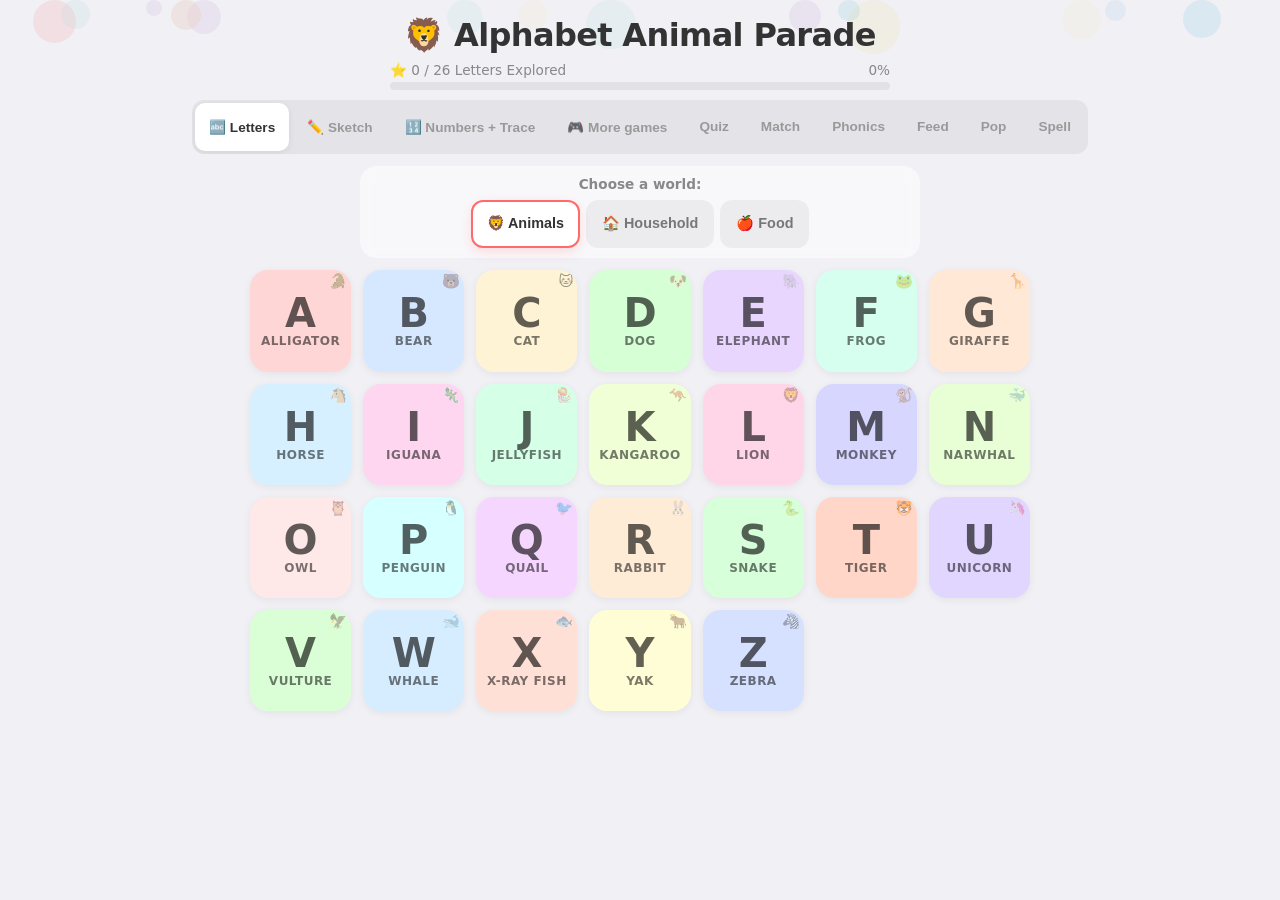
<file: index.html>
<!DOCTYPE html>
<html lang="en">
<head>
  <meta charset="UTF-8">
  <meta name="viewport" content="width=device-width, initial-scale=1.0">
  <title>Alphabet Animal Parade</title>
  <style>
    /* ===== RESET & BASE ===== */
    *, *::before, *::after { margin: 0; padding: 0; box-sizing: border-box; }

    html, body {
      height: 100%;
      font-family: 'Segoe UI', 'SF Pro Display', system-ui, -apple-system, sans-serif;
      -webkit-tap-highlight-color: transparent;
      -webkit-user-select: none;
      user-select: none;
      background: #f0f0f5;
      overflow-x: hidden;
    }

    /* Large, forgiving controls are easier for small hands to find. */
    button, .tab-btn, .letter-tile { min-height: 48px; }
    button:focus-visible, .letter-tile:focus-visible {
      outline: 4px solid #2D9CDB;
      outline-offset: 3px;
    }

    @media (prefers-reduced-motion: reduce) {
      *, *::before, *::after {
        animation-duration: 0.01ms !important;
        animation-iteration-count: 1 !important;
        transition-duration: 0.01ms !important;
        scroll-behavior: auto !important;
      }
    }

    /* ===== PAGE TRANSITIONS ===== */
    .page.hidden { display: none; }

    /* ===== HOME PAGE ===== */
    .home-page {
      min-height: 100%;
      display: flex;
      flex-direction: column;
      align-items: center;
      padding: 1rem 1rem 2rem;
      position: relative;
    }

    .home-page.sketch-mode > .progress-section { display: none; }

    .home-header { text-align: center; margin-bottom: 0.5rem; position: relative; z-index: 2; }

    .home-title {
      font-size: clamp(1.3rem, 3.5vw, 2rem);
      font-weight: 800;
      color: #333;
      letter-spacing: -0.02em;
    }

    .mode-switcher {
      display: flex; gap: 6px; justify-content: center; margin-top: 8px;
    }
    .mode-strip {
      width: 100%; max-width: 560px;
      margin: 0 0 0.75rem;
      padding: 0.65rem 0.75rem;
      border-radius: 16px;
      background: rgba(255,255,255,0.55);
      backdrop-filter: blur(6px); -webkit-backdrop-filter: blur(6px);
      position: relative; z-index: 2;
    }
    .mode-strip-label {
      text-align: center;
      font-size: clamp(0.7rem, 1.9vw, 0.85rem);
      font-weight: 700;
      color: #888;
      margin-bottom: 6px;
    }
    .mode-btn {
      padding: 6px 14px; border: 2px solid transparent;
      border-radius: 12px; font-size: clamp(0.7rem, 2vw, 0.9rem);
      font-weight: 700; color: #777; background: rgba(0,0,0,0.05);
      cursor: pointer; transition: all 0.2s ease;
    }
    .mode-btn.active {
      background: white; color: #333;
      border-color: #FF6B6B;
      box-shadow: 0 4px 12px rgba(255,107,107,0.2);
    }

    /* ===== PROGRESS BAR ===== */
    .progress-section {
      width: 100%; max-width: 500px;
      margin-bottom: 0.6rem; position: relative; z-index: 2;
    }

    .progress-label {
      font-size: clamp(0.65rem, 1.8vw, 0.85rem);
      color: #888; margin-bottom: 4px;
      display: flex; justify-content: space-between; align-items: center;
    }

    .progress-bar-bg {
      width: 100%; height: 8px;
      background: rgba(0,0,0,0.06); border-radius: 10px; overflow: hidden;
    }

    .progress-bar-fill {
      height: 100%;
      background: linear-gradient(90deg, #FF6B6B, #FFEAA7, #4ECDC4, #45B7D1, #BB8FCE);
      border-radius: 10px;
      transition: width 0.5s cubic-bezier(0.34, 1.56, 0.64, 1);
      background-size: 200% 100%;
      animation: shimmer 3s linear infinite;
    }

    @keyframes shimmer {
      0% { background-position: 200% 0; }
      100% { background-position: -200% 0; }
    }

    /* ===== TAB BAR ===== */
    .tab-bar {
      display: flex; gap: 4px;
      background: rgba(0,0,0,0.05); border-radius: 12px; padding: 3px;
      margin-bottom: 0.75rem; position: relative; z-index: 2;
      overflow-x: auto; max-width: 100%; white-space: nowrap;
      -webkit-overflow-scrolling: touch; scrollbar-width: none;
    }
    .tab-bar::-webkit-scrollbar { display: none; }

    .advanced-tabs {
      display: flex; gap: 4px; flex-shrink: 0;
    }
    .advanced-tabs.hidden { display: none; }

    .tab-btn {
      padding: 10px 14px; border: none; background: transparent;
      border-radius: 10px; font-size: clamp(0.65rem, 1.8vw, 0.85rem);
      font-weight: 700; color: #999; cursor: pointer; transition: all 0.25s ease;
      flex-shrink: 0; white-space: nowrap;
    }

    .tab-btn.active {
      background: white; color: #333;
      box-shadow: 0 2px 8px rgba(0,0,0,0.08);
    }

    /* ===== LETTER GRID ===== */
    .letter-grid {
      display: grid; grid-template-columns: repeat(4, 1fr);
      gap: clamp(6px, 1.5vw, 12px);
      width: 100%; max-width: 500px; position: relative; z-index: 2;
    }

    .letter-tile {
      aspect-ratio: 1; border-radius: clamp(10px, 2.5vw, 18px);
      display: flex; flex-direction: column; align-items: center; justify-content: center;
      border: none; font: inherit;
      cursor: pointer; transition: transform 0.2s ease, box-shadow 0.2s ease;
      box-shadow: 0 2px 8px rgba(0,0,0,0.06); position: relative; overflow: hidden;
      animation: tile-pop 0.4s cubic-bezier(0.34,1.56,0.64,1) backwards;
    }

    .letter-tile:hover { transform: scale(1.06); box-shadow: 0 6px 20px rgba(0,0,0,0.1); }
    .letter-tile:active { transform: scale(0.96); }

    .letter-tile .tile-letter {
      font-size: clamp(1.5rem, 5vw, 2.5rem); font-weight: 900;
      color: rgba(0,0,0,0.62); line-height: 1;
    }

    .letter-tile .tile-animal {
      font-size: clamp(0.55rem, 1.5vw, 0.75rem); font-weight: 700;
      color: rgba(0,0,0,0.52); text-transform: uppercase;
      letter-spacing: 0.04em; margin-top: 1px;
    }

    .letter-tile .tile-emoji {
      position: absolute; top: 3px; right: 4px;
      font-size: clamp(0.6rem, 1.8vw, 0.9rem); opacity: 0.4;
    }

    .letter-tile.visited::after {
      content: '⭐'; position: absolute; top: 2px; left: 3px;
      font-size: clamp(0.45rem, 1.2vw, 0.6rem);
    }

    @keyframes tile-pop {
      0% { opacity: 0; transform: scale(0.5); }
      100% { opacity: 1; transform: scale(1); }
    }

    /* ===== FLOATING BUBBLES ===== */
    .bubbles-container {
      position: fixed; inset: 0; pointer-events: none;
      z-index: 0; overflow: hidden;
    }

    .bubble {
      position: absolute; border-radius: 50%; opacity: 0.12;
      animation: float-up linear infinite;
    }

    @keyframes float-up {
      0% { transform: translateY(100vh) rotate(0deg) scale(0.5); opacity: 0; }
      10% { opacity: 0.12; }
      90% { opacity: 0.12; }
      100% { transform: translateY(-100px) rotate(360deg) scale(1); opacity: 0; }
    }

    /* ===== SKETCH SECTION ===== */
    .sketch-section {
      width: 100%; max-width: 540px;
      display: flex; flex-direction: column; align-items: center;
      position: relative; z-index: 2;
    }

    .sketch-section.hidden { display: none; }

    .sketch-header { text-align: center; margin-bottom: 0.4rem; }

    .sketch-prompt {
      font-size: clamp(0.85rem, 2.5vw, 1.1rem); font-weight: 700; color: #555;
    }

    .sketch-prompt .sketch-letter-highlight {
      font-size: clamp(1.2rem, 3.5vw, 1.6rem); font-weight: 900; color: #FF6B6B;
    }

    .sketch-helper {
      margin-top: 0.25rem;
      color: #999;
      font-size: clamp(0.7rem, 2vw, 0.88rem);
      font-weight: 700;
    }

    /* Sketch progress counter */
    .sketch-progress-info {
      display: flex; align-items: center; gap: 12px;
      margin-bottom: 0.5rem; flex-wrap: wrap; justify-content: center;
    }

    .sketch-progress-badge {
      background: rgba(0,0,0,0.05); border-radius: 20px;
      padding: 4px 14px; font-size: clamp(0.65rem, 1.7vw, 0.8rem);
      font-weight: 700; color: #888;
    }

    .sketch-progress-badge .accent { color: #FF6B6B; }

    /* Case toggle */
    .sketch-case-toggle {
      display: flex; background: rgba(0,0,0,0.05);
      border-radius: 10px; padding: 2px; gap: 2px; margin-bottom: 0.5rem;
    }

    .sketch-case-btn {
      min-height: 48px; padding: 8px 22px; border: none; background: transparent;
      border-radius: 8px; font-size: clamp(0.7rem, 1.8vw, 0.85rem);
      font-weight: 700; color: #aaa; cursor: pointer; transition: all 0.2s;
    }

    .sketch-case-btn.active {
      background: white; color: #555;
      box-shadow: 0 2px 6px rgba(0,0,0,0.06);
    }

    /* Canvas wrapper */
    .sketch-canvas-wrapper {
      position: relative;
      width: min(88vw, 430px); height: min(88vw, 430px);
      border-radius: 24px; overflow: hidden;
      box-shadow: 0 4px 20px rgba(0,0,0,0.08);
      background: white; margin-bottom: 0.5rem;
      touch-action: none;
      transition: box-shadow 0.3s ease;
    }

    .sketch-canvas-wrapper.verified {
      box-shadow: 0 4px 30px rgba(78, 205, 196, 0.4);
    }

    .sketch-canvas-wrapper.shake {
      animation: canvas-shake 0.5s ease;
    }

    @keyframes canvas-shake {
      0%, 100% { transform: translateX(0); }
      20% { transform: translateX(-6px); }
      40% { transform: translateX(6px); }
      60% { transform: translateX(-3px); }
      80% { transform: translateX(3px); }
    }

    /* Ghost letter guide behind the canvas */
    .sketch-guide-letter {
      position: absolute; inset: 0;
      display: flex; align-items: center; justify-content: center;
      font-weight: 650; color: rgba(0,0,0,0.13);
      font-size: min(64vw, 310px); line-height: 1;
      pointer-events: none; z-index: 1;
      transition: all 0.3s ease;
    }

    .sketch-guide-letter.lowercase { font-size: min(58vw, 280px); font-weight: 650; }

    .sketch-guide-letter.verified-glow {
      color: rgba(78, 205, 196, 0.15);
    }

    /* The actual drawing canvas */
    .sketch-canvas {
      position: absolute; inset: 0; z-index: 2; cursor: crosshair;
    }

    /* ===== COVERAGE METER ===== */
    .sketch-coverage-section {
      width: min(88vw, 430px); margin-bottom: 0.5rem;
    }

    .sketch-coverage-label {
      display: flex; justify-content: space-between; align-items: center;
      margin-bottom: 3px;
    }

    .sketch-coverage-label-text {
      font-size: clamp(0.6rem, 1.6vw, 0.75rem);
      font-weight: 700; color: #aaa;
    }

    .sketch-coverage-pct {
      min-width: 6.2em;
      font-size: clamp(0.85rem, 2.3vw, 1rem);
      font-weight: 900; letter-spacing: 0.08em; color: #ccc;
      text-align: right;
      transition: color 0.3s ease;
    }

    .sketch-coverage-pct.good { color: #4ECDC4; }
    .sketch-coverage-pct.great { color: #2ECC71; }

    .sketch-coverage-track {
      width: 100%; height: 10px;
      background: rgba(0,0,0,0.06); border-radius: 10px;
      overflow: hidden; position: relative;
    }

    .sketch-coverage-fill {
      height: 100%; width: 0%;
      border-radius: 10px;
      transition: width 0.4s ease, background 0.4s ease;
      background: #FF6B6B;
    }

    .sketch-coverage-fill.good { background: #FECA57; }
    .sketch-coverage-fill.great { background: linear-gradient(90deg, #4ECDC4, #2ECC71); }

    /* Threshold marker */
    .sketch-coverage-threshold {
      display: none;
    }

    .sketch-coverage-threshold::after {
      content: '⭐';
      position: absolute; top: -16px;
      left: 50%; transform: translateX(-50%);
      font-size: 0.6rem;
    }

    /* Feedback message */
    .sketch-feedback {
      font-size: clamp(0.7rem, 2vw, 0.9rem);
      font-weight: 700; color: #bbb;
      margin-bottom: 0.5rem; text-align: center;
      min-height: 1.3em;
      transition: color 0.3s ease;
    }

    .sketch-feedback.encouraging { color: #F0932B; }
    .sketch-feedback.almost { color: #FECA57; }
    .sketch-feedback.success { color: #2ECC71; }

    /* Toolbar */
    .sketch-toolbar {
      display: flex; align-items: center; gap: 8px;
      flex-wrap: wrap; justify-content: center; margin-bottom: 0.5rem;
    }

    .sketch-color-btn {
      width: 50px; height: 50px; min-height: 50px;
      border: 4px solid transparent; border-radius: 50%;
      cursor: pointer; transition: transform 0.2s, border-color 0.2s;
      box-shadow: 0 2px 6px rgba(0,0,0,0.1);
    }

    .sketch-color-btn:hover { transform: scale(1.15); }
    .sketch-color-btn:active { transform: scale(0.95); }
    .sketch-color-btn.active { border-color: #333; transform: scale(1.1); }

    .sketch-tool-divider {
      width: 1px; height: 24px;
      background: rgba(0,0,0,0.08); margin: 0 2px;
    }

    .sketch-action-btn {
      min-height: 52px; border: none; background: rgba(0,0,0,0.06);
      border-radius: 16px; padding: 10px 20px;
      font-size: clamp(0.78rem, 2vw, 0.95rem);
      font-weight: 700; color: #777; cursor: pointer;
      transition: background 0.2s, transform 0.2s; white-space: nowrap;
    }

    .sketch-action-btn.primary { background: #fff; color: #555; box-shadow: 0 3px 10px rgba(0,0,0,0.08); }

    .sketch-action-toolbar { margin-bottom: 0.45rem; }

    .sketch-nav-row {
      display: grid; grid-template-columns: 1fr auto 1fr; align-items: center;
      gap: 10px; width: min(88vw, 430px); margin-bottom: 0.5rem;
    }

    .sketch-nav-btn {
      min-height: 56px; padding: 10px 14px; border: 0; border-radius: 18px;
      background: rgba(255,255,255,0.92); color: #555; box-shadow: 0 3px 12px rgba(0,0,0,0.08);
      font-size: clamp(0.8rem, 2.3vw, 1rem); font-weight: 850; cursor: pointer;
    }

    .sketch-nav-btn.next { background: #FF6B6B; color: #fff; }
    .sketch-nav-btn:disabled { opacity: 0.35; cursor: default; box-shadow: none; }
    .sketch-nav-hint { color: #aaa; font-size: 0.68rem; font-weight: 800; text-align: center; white-space: nowrap; }

    .sketch-action-btn:hover { background: rgba(0,0,0,0.1); }
    .sketch-action-btn:active { transform: scale(0.95); }

    /* Celebration overlay */
    .sketch-celebration {
      position: absolute; inset: 0;
      background: rgba(255,255,255,0.88);
      backdrop-filter: blur(6px); -webkit-backdrop-filter: blur(6px);
      display: flex; flex-direction: column;
      align-items: center; justify-content: center;
      z-index: 10; border-radius: 24px;
      opacity: 0; pointer-events: none;
      transition: opacity 0.4s ease;
    }

    .sketch-celebration.visible { opacity: 1; pointer-events: auto; }

    .sketch-celebration .celeb-emoji { font-size: 3rem; margin-bottom: 0.3rem; }
    .sketch-celebration .celeb-text {
      font-size: clamp(1rem, 3vw, 1.3rem); font-weight: 800; color: #333;
    }
    .sketch-celebration .celeb-sub {
      font-size: clamp(0.7rem, 2vw, 0.9rem); color: #999; margin-top: 0.2rem;
    }
    .sketch-celebration .celeb-score {
      font-size: clamp(0.65rem, 1.8vw, 0.8rem);
      color: #4ECDC4; font-weight: 800; margin-top: 0.3rem;
    }

    .sketch-celeb-next {
      min-height: 56px; margin-top: 1rem; padding: 12px 24px; border: 0; border-radius: 18px;
      background: #FF6B6B; color: #fff; font-size: 1rem; font-weight: 900; cursor: pointer;
      box-shadow: 0 5px 14px rgba(255,107,107,0.25);
    }

    /* ===== QUIZ SECTION ===== */
    .quiz-section {
      width: 100%; max-width: 500px;
      display: flex; flex-direction: column; align-items: center;
      position: relative; z-index: 2;
    }

    .quiz-section.hidden { display: none; }

    .quiz-score-bar {
      display: flex; gap: 1rem; margin-bottom: 1rem;
      font-size: clamp(0.75rem, 2vw, 1rem); font-weight: 700; color: #555;
    }

    .quiz-prompt { text-align: center; margin-bottom: 1.5rem; }

    .quiz-emoji { font-size: clamp(4rem, 14vw, 7rem); line-height: 1.1; margin-bottom: 0.5rem; }

    .quiz-question {
      font-size: clamp(1rem, 3vw, 1.5rem); font-weight: 700; color: #444;
    }

    .quiz-question .animal-name { color: #FF6B6B; }

    .quiz-choices {
      display: grid; grid-template-columns: 1fr 1fr;
      gap: clamp(8px, 2vw, 14px);
      width: 100%; max-width: 320px; margin-bottom: 1rem;
    }

    .quiz-choice {
      aspect-ratio: 1.2; border: none; border-radius: 16px;
      font-size: clamp(2rem, 7vw, 3.5rem); font-weight: 900;
      cursor: pointer; transition: transform 0.2s ease, box-shadow 0.2s ease;
      box-shadow: 0 3px 12px rgba(0,0,0,0.08);
      color: rgba(0,0,0,0.25);
      display: flex; align-items: center; justify-content: center;
    }

    .quiz-choice:hover { transform: scale(1.05); }
    .quiz-choice:active { transform: scale(0.95); }

    .quiz-choice.correct {
      background: #82E0AA !important; color: white !important;
      animation: quiz-correct 0.5s ease;
    }

    .quiz-choice.wrong { animation: quiz-wrong 0.4s ease; }

    @keyframes quiz-correct {
      0%, 100% { transform: scale(1); }
      50% { transform: scale(1.15); }
    }

    @keyframes quiz-wrong {
      0%, 100% { transform: translateX(0); }
      20% { transform: translateX(-8px); }
      40% { transform: translateX(8px); }
      60% { transform: translateX(-4px); }
      80% { transform: translateX(4px); }
    }

    .quiz-skip {
      border: none; background: rgba(0,0,0,0.05);
      padding: 8px 20px; border-radius: 20px;
      font-size: 0.8rem; color: #aaa; cursor: pointer; font-weight: 600;
    }

    .quiz-complete { text-align: center; padding: 2rem; }
    .quiz-complete .trophy { font-size: 4rem; margin-bottom: 0.5rem; }
    .quiz-complete h2 { font-size: 1.5rem; color: #333; margin-bottom: 0.5rem; }
    .quiz-complete p { color: #777; margin-bottom: 1rem; }

    .quiz-complete button {
      border: none;
      background: linear-gradient(135deg, #FF6B6B, #FFEAA7);
      color: white; font-weight: 800;
      padding: 12px 28px; border-radius: 25px;
      font-size: 1rem; cursor: pointer;
      box-shadow: 0 4px 15px rgba(255,107,107,0.3);
    }

    /* ===== MATCH SECTION ===== */
    .match-section {
      width: 100%; max-width: 500px; display: flex; flex-direction: column; align-items: center; position: relative; z-index: 2;
    }
    .match-section.hidden { display: none; }
    
    .match-header { text-align: center; margin-bottom: 0.5rem; width: 100%; }
    .match-mode-switcher {
      display: flex; gap: 6px; justify-content: center; margin-bottom: 0.75rem;
      flex-wrap: wrap;
    }
    .match-mode-btn {
      padding: 7px 14px; border: 2px solid transparent;
      border-radius: 12px; font-size: clamp(0.7rem, 2vw, 0.9rem);
      font-weight: 700; color: #777; background: rgba(0,0,0,0.05);
      cursor: pointer; transition: all 0.2s ease;
    }
    .match-mode-btn.active {
      background: white; color: #333;
      border-color: #FF6B6B;
      box-shadow: 0 4px 12px rgba(255,107,107,0.2);
    }
    .match-instructions { 
      font-size: 0.9rem; font-weight: 600; color: #777; margin-bottom: 1rem;
      background: rgba(255,107,107,0.1); padding: 8px 16px; border-radius: 20px;
      border: 1px dashed #FF6B6B;
    }
    .match-score { font-size: 1.1rem; font-weight: 700; color: #555; margin-bottom: 0.5rem; }
    
    .match-grid {
      display: grid; grid-template-columns: repeat(4, 1fr); gap: clamp(8px, 2vw, 14px); width: 100%; max-width: 420px;
      perspective: 1000px; margin-bottom: 1rem;
    }
    .match-card {
      aspect-ratio: 1; position: relative; cursor: pointer; transform-style: preserve-3d;
      transition: transform 0.5s cubic-bezier(0.4, 0.2, 0.2, 1);
    }
    .match-card.flipped { transform: rotateY(180deg); }
    .match-card.matched { opacity: 0; pointer-events: none; transition: opacity 0.5s 0.2s, transform 0.5s; }
    
    .match-card-front, .match-card-back {
      position: absolute; width: 100%; height: 100%; backface-visibility: hidden; border-radius: 16px;
      display: flex; align-items: center; justify-content: center; flex-direction: column;
      box-shadow: 0 3px 12px rgba(0,0,0,0.08);
    }
    .match-card-front {
      background: linear-gradient(135deg, #A8D5A2, #4ECDC4);
      font-size: 2rem; color: white; background-size: 200% 100%; animation: shimmer 3s linear infinite;
    }
    .match-card-front::after { content: '❓'; opacity: 0.5; }
    .match-card-back { background: white; transform: rotateY(180deg); border: 3px solid #eee; }
    .match-card .card-text { font-size: clamp(1.6rem, 5vw, 2.5rem); font-weight: 900; color: #444; line-height: 1; }
    .match-card .card-sub { font-size: clamp(0.55rem, 1.5vw, 0.8rem); font-weight: 700; color: rgba(0,0,0,0.3); margin-top: 4px; text-transform: uppercase; }

    /* ===== PHONICS / FEED / POP ===== */
    .phonics-section, .feed-section, .pop-section {
      width: 100%; max-width: 500px;
      display: flex; flex-direction: column; align-items: center;
      position: relative; z-index: 2;
    }
    .phonics-section.hidden, .feed-section.hidden, .pop-section.hidden { display: none; }

    .activity-score-bar {
      display: flex; gap: 0.8rem; flex-wrap: wrap; justify-content: center;
      margin-bottom: 0.8rem; font-size: clamp(0.72rem, 2vw, 0.95rem);
      font-weight: 700; color: #666;
    }

    .phonics-card, .feed-card, .pop-card {
      width: 100%; background: rgba(255,255,255,0.82);
      backdrop-filter: blur(6px); -webkit-backdrop-filter: blur(6px);
      border-radius: 24px; padding: 1rem; box-shadow: 0 6px 24px rgba(0,0,0,0.08);
      text-align: center;
    }

    .phonics-sound-btn, .feed-replay-btn, .pop-replay-btn {
      border: none; border-radius: 20px; padding: 10px 18px;
      font-size: clamp(0.9rem, 2.4vw, 1rem); font-weight: 800;
      color: white; background: linear-gradient(135deg, #FF6B6B, #FFA07A);
      box-shadow: 0 6px 18px rgba(255,107,107,0.25); cursor: pointer;
      margin-bottom: 1rem;
    }

    .phonics-prompt, .feed-prompt, .pop-prompt {
      font-size: clamp(1rem, 3vw, 1.35rem); font-weight: 800; color: #444;
      margin-bottom: 0.8rem;
    }

    .phonics-hint, .feed-hint, .pop-hint {
      font-size: clamp(0.8rem, 2vw, 0.95rem); color: #888; margin-bottom: 1rem;
    }

    .phonics-choices, .feed-choices {
      display: grid; grid-template-columns: repeat(2, 1fr); gap: 12px;
      width: 100%; max-width: 340px; margin: 0 auto 0.75rem;
    }

    .phonics-choice, .feed-choice {
      aspect-ratio: 1.25; border: none; border-radius: 18px; cursor: pointer;
      font-size: clamp(2rem, 7vw, 3.3rem); font-weight: 900; color: rgba(0,0,0,0.28);
      box-shadow: 0 4px 14px rgba(0,0,0,0.09); transition: transform 0.18s ease, box-shadow 0.18s ease;
      display: flex; align-items: center; justify-content: center;
    }
    .phonics-choice:active, .feed-choice:active { transform: scale(0.95); }
    .phonics-choice.correct, .feed-choice.correct { background: #82E0AA !important; color: white !important; }
    .phonics-choice.wrong, .feed-choice.wrong { animation: quiz-wrong 0.4s ease; }

    .phonics-reveal {
      margin-top: 0.5rem; font-size: clamp(0.95rem, 2.4vw, 1.1rem); color: #666; font-weight: 700;
    }
    .phonics-reveal .big { display: block; font-size: clamp(3rem, 10vw, 4.5rem); margin-bottom: 0.2rem; }

    .feed-animal-wrap {
      position: relative; margin: 0 auto 1rem; width: min(78vw, 280px); height: min(78vw, 280px);
      display: flex; align-items: center; justify-content: center;
    }
    .feed-animal {
      width: 100%; height: 100%; border-radius: 28px;
      background: linear-gradient(180deg, rgba(255,255,255,0.9), rgba(255,255,255,0.72));
      display: flex; flex-direction: column; align-items: center; justify-content: center;
      box-shadow: inset 0 0 0 3px rgba(255,255,255,0.4), 0 8px 24px rgba(0,0,0,0.08);
      transition: transform 0.25s ease, box-shadow 0.25s ease;
    }
    .feed-animal.happy { transform: scale(1.06); box-shadow: 0 10px 28px rgba(78,205,196,0.32); }
    .feed-animal .emoji { font-size: clamp(4.5rem, 18vw, 7rem); line-height: 1; }
    .feed-animal .name { margin-top: 0.5rem; font-size: clamp(1rem, 2.8vw, 1.2rem); font-weight: 800; color: #555; }
    .feed-mouth {
      position: absolute; bottom: 26%; right: 18%; width: clamp(42px, 10vw, 58px); height: clamp(42px, 10vw, 58px);
      border-radius: 50%; background: rgba(255,107,107,0.18); border: 3px dashed rgba(255,107,107,0.45);
      display: flex; align-items: center; justify-content: center; color: #FF6B6B; font-weight: 900;
      transform: rotate(-10deg);
    }
    .feed-mouth.eat { animation: feed-bite 0.45s ease; }

    @keyframes feed-bite {
      0%, 100% { transform: rotate(-10deg) scale(1); }
      50% { transform: rotate(-10deg) scale(1.18); }
    }

    .pop-playfield {
      position: relative; width: 100%; max-width: 420px; height: 420px; overflow: hidden;
      border-radius: 28px; background: linear-gradient(180deg, #BCEBFF 0%, #EAFBFF 55%, #F8FFFF 100%);
      box-shadow: inset 0 -40px 0 rgba(255,255,255,0.45), 0 8px 24px rgba(0,0,0,0.08);
      margin: 0 auto;
    }
    .pop-bubble-btn {
      position: absolute; width: 74px; height: 74px; border-radius: 50%; border: none; cursor: pointer;
      background: radial-gradient(circle at 30% 25%, rgba(255,255,255,0.95), rgba(255,255,255,0.6) 26%, rgba(125,200,255,0.55) 65%, rgba(85,175,240,0.75) 100%);
      box-shadow: inset -6px -10px 16px rgba(255,255,255,0.3), 0 8px 18px rgba(69,183,209,0.22);
      color: #245; font-size: 2rem; font-weight: 900;
      display: flex; align-items: center; justify-content: center;
      animation: pop-float linear forwards;
    }
    .pop-bubble-btn::before {
      content: ''; position: absolute; width: 16px; height: 16px; border-radius: 50%;
      background: rgba(255,255,255,0.75); top: 12px; left: 16px;
    }
    .pop-bubble-btn.wrong { animation: quiz-wrong 0.35s ease; }
    .pop-bubble-btn.popped { transform: scale(1.2); opacity: 0; transition: all 0.2s ease; }
    .pop-splash {
      position: absolute; pointer-events: none; font-size: 1.4rem; transform: translate(-50%, -50%);
      animation: pop-splash-rise 0.5s ease forwards;
    }

    /* ===== NUMBERS HUB ===== */
    .numbers-section {
      width: 100%; max-width: 500px;
      display: flex; flex-direction: column; align-items: center;
      position: relative; z-index: 2;
    }
    .numbers-section.hidden { display: none; }

    .numbers-shell {
      width: 100%; background: rgba(255,255,255,0.82);
      backdrop-filter: blur(6px); -webkit-backdrop-filter: blur(6px);
      border-radius: 24px; padding: 1rem; box-shadow: 0 6px 24px rgba(0,0,0,0.08);
    }
    .numbers-title { text-align: center; font-size: clamp(1.1rem, 3vw, 1.5rem); font-weight: 900; color: #444; margin-bottom: 0.35rem; }
    .numbers-subtitle { text-align: center; color: #888; font-size: clamp(0.8rem, 2vw, 0.95rem); margin-bottom: 0.9rem; }
    .numbers-mode-switcher {
      display: flex; gap: 6px; justify-content: center; flex-wrap: wrap; margin-bottom: 1rem;
    }
    .numbers-mode-btn {
      padding: 7px 14px; border: 2px solid transparent; border-radius: 12px;
      font-size: clamp(0.7rem, 2vw, 0.9rem); font-weight: 700; color: #777;
      background: rgba(0,0,0,0.05); cursor: pointer; transition: all 0.2s ease;
    }
    .numbers-mode-btn.active {
      background: white; color: #333; border-color: #45B7D1; box-shadow: 0 4px 12px rgba(69,183,209,0.18);
    }
    .numbers-score-bar {
      display: flex; gap: 0.8rem; justify-content: center; flex-wrap: wrap; margin-bottom: 0.9rem;
      font-size: clamp(0.72rem, 2vw, 0.95rem); color: #666; font-weight: 700;
    }
    .numbers-prompt { text-align: center; font-size: clamp(1rem, 3vw, 1.3rem); font-weight: 800; color: #444; margin-bottom: 0.65rem; }
    .numbers-hint { text-align: center; font-size: clamp(0.8rem, 2vw, 0.95rem); color: #888; margin-bottom: 1rem; }
    .numbers-big-display { text-align: center; font-size: clamp(4rem, 16vw, 7rem); line-height: 1; margin-bottom: 0.8rem; }
    .numbers-choices {
      display: grid; grid-template-columns: repeat(2, 1fr); gap: 12px; max-width: 340px; margin: 0 auto 0.9rem;
    }
    .numbers-choice {
      aspect-ratio: 1.25; border: none; border-radius: 18px; cursor: pointer; box-shadow: 0 4px 14px rgba(0,0,0,0.09);
      font-size: clamp(2rem, 7vw, 3.2rem); font-weight: 900; color: rgba(0,0,0,0.3); transition: transform 0.18s ease;
      display: flex; align-items: center; justify-content: center; background: white;
    }
    .numbers-choice:active { transform: scale(0.95); }
    .numbers-choice.correct { background: #82E0AA !important; color: white !important; }
    .numbers-choice.wrong { animation: quiz-wrong 0.4s ease; }
    .numbers-count-row {
      display: flex; flex-wrap: wrap; justify-content: center; gap: 10px; margin-bottom: 1rem; min-height: 86px;
    }
    .numbers-count-item { font-size: clamp(2.5rem, 10vw, 4rem); line-height: 1; }
    .numbers-reveal { text-align: center; min-height: 1.6em; color: #666; font-weight: 700; }
    .numbers-match-grid {
      display: grid; grid-template-columns: repeat(3, 1fr); gap: 12px; max-width: 360px; margin: 0 auto 1rem; perspective: 1000px;
    }
    .numbers-match-card {
      aspect-ratio: 1; position: relative; cursor: pointer; transform-style: preserve-3d; transition: transform 0.5s cubic-bezier(0.4, 0.2, 0.2, 1);
    }
    .numbers-match-card.flipped { transform: rotateY(180deg); }
    .numbers-match-card.matched { opacity: 0; pointer-events: none; transition: opacity 0.4s ease; }
    .numbers-match-front, .numbers-match-back {
      position: absolute; inset: 0; border-radius: 18px; backface-visibility: hidden; display: flex; align-items: center; justify-content: center; flex-direction: column;
      box-shadow: 0 4px 14px rgba(0,0,0,0.09);
    }
    .numbers-match-front { background: linear-gradient(135deg, #A8D5FF, #8CE0D1); color: white; font-size: 2rem; }
    .numbers-match-front::after { content: '🔢'; opacity: 0.7; }
    .numbers-match-back { background: white; transform: rotateY(180deg); border: 3px solid #eef6fb; }
    .numbers-match-text { font-size: clamp(1.7rem, 6vw, 2.6rem); font-weight: 900; color: #446; line-height: 1.1; text-align: center; }
    .numbers-match-qty { letter-spacing: 1px; }
    .numbers-trace-wrap { display: flex; flex-direction: column; align-items: center; }
    .numbers-trace-canvas-wrap {
      position: relative; width: min(85vw, 400px); height: min(85vw, 400px); border-radius: 24px; overflow: hidden;
      background: white; box-shadow: 0 4px 20px rgba(0,0,0,0.08); margin-bottom: 0.75rem; touch-action: none;
    }
    .numbers-trace-canvas-wrap.verified { box-shadow: 0 4px 30px rgba(78, 205, 196, 0.4); }
    .numbers-trace-guide {
      position: absolute; inset: 0; display: flex; align-items: center; justify-content: center; font-size: min(58vw, 270px);
      color: rgba(0,0,0,0.08); font-weight: 500; pointer-events: none;
    }
    .numbers-trace-guide.verified-glow { color: rgba(78, 205, 196, 0.15); }
    .numbers-trace-canvas { position: absolute; inset: 0; z-index: 2; cursor: crosshair; }
    .numbers-trace-coverage { width: min(85vw, 400px); }
    .numbers-trace-feedback { margin-bottom: 0.65rem; }
    .numbers-trace-toolbar { display: flex; gap: 8px; flex-wrap: wrap; justify-content: center; }

    @keyframes pop-float {
      from { transform: translateY(0); }
      to { transform: translateY(-500px); }
    }

    @keyframes pop-splash-rise {
      0% { opacity: 1; transform: translate(-50%, -50%) scale(0.7); }
      100% { opacity: 0; transform: translate(-50%, -120%) scale(1.3); }
    }

    /* ===== SPELL SECTION ===== */
    .spell-section {
      width: 100%; max-width: 500px; display: flex; flex-direction: column; align-items: center; position: relative; z-index: 2;
    }
    .spell-section.hidden { display: none; }
    
    .spell-header { margin-bottom: 1rem; text-align: center; }
    .spell-prompt { font-size: 1.1rem; font-weight: 700; color: #555; }
    
    .spell-target-img { font-size: clamp(4rem, 14vw, 7rem); margin-bottom: 1rem; animation: bounce 2s infinite; }
    
    .spell-slots { display: flex; gap: 10px; margin-bottom: 2rem; }
    .spell-slot {
      width: clamp(40px, 12vw, 60px); height: clamp(50px, 15vw, 75px);
      border-bottom: 4px solid #ccc; display: flex; align-items: center; justify-content: center;
      font-size: clamp(2rem, 6vw, 3rem); font-weight: 900; color: #444;
    }
    .spell-slot.filled { border-bottom-color: #FF6B6B; }
    .spell-slot.wrong { animation: canvas-shake 0.4s ease; border-bottom-color: #E74C3C; color: #E74C3C; }
    
    .spell-letters { display: flex; gap: 8px; flex-wrap: wrap; justify-content: center; max-width: 320px; }
    .spell-letter-btn {
      width: clamp(45px, 14vw, 65px); height: clamp(45px, 14vw, 65px);
      border: none; border-radius: 12px; background: white; box-shadow: 0 4px 10px rgba(0,0,0,0.1);
      font-size: clamp(1.8rem, 5vw, 2.5rem); font-weight: 800; color: #333;
      cursor: pointer; transition: transform 0.2s, opacity 0.2s;
    }
    .spell-letter-btn:active { transform: scale(0.9); }
    .spell-letter-btn.used { opacity: 0; pointer-events: none; transform: scale(0); }

    /* ===== DETAIL PAGE ===== */
    .detail-page {
      position: fixed; inset: 0;
      display: flex; flex-direction: column;
      z-index: 100; overflow: hidden;
      transition: background-color 0.4s ease;
    }

    .detail-page.hidden { display: none; }

    .detail-page.opening {
      animation: detail-open 0.35s cubic-bezier(0.34,1.56,0.64,1) forwards;
    }

    @keyframes detail-open {
      0% { opacity: 0; transform: scale(0.85); }
      100% { opacity: 1; transform: scale(1); }
    }

    /* Habitat scene background */
    .habitat-scene { position: absolute; inset: 0; z-index: 0; overflow: hidden; }

    .habitat-scene .scene-sky {
      position: absolute; top: 0; left: 0; right: 0; height: 55%;
    }

    .habitat-scene .scene-ground {
      position: absolute; bottom: 0; left: 0; right: 0; height: 50%;
    }

    .scene-elements {
      position: absolute; inset: 0; pointer-events: none; z-index: 1;
    }

    .scene-element {
      position: absolute; font-size: clamp(1.2rem, 4vw, 2.5rem);
      opacity: 0.25; animation: scene-sway 4s ease-in-out infinite alternate;
    }

    @keyframes scene-sway {
      0% { transform: translateX(0) rotate(-2deg); }
      100% { transform: translateX(5px) rotate(2deg); }
    }

    /* Detail top bar */
    .detail-top-bar {
      width: 100%; display: flex; align-items: center;
      justify-content: space-between;
      padding: 0.8rem 1rem; position: relative; z-index: 20;
    }

    .detail-back-btn {
      border: none; background: rgba(255,255,255,0.35);
      backdrop-filter: blur(8px); -webkit-backdrop-filter: blur(8px);
      border-radius: 12px; padding: 8px 14px;
      font-size: 0.8rem; font-weight: 700;
      color: rgba(0,0,0,0.35); cursor: pointer;
      transition: background 0.2s, transform 0.2s;
    }

    .detail-back-btn:hover { background: rgba(255,255,255,0.55); }
    .detail-back-btn:active { transform: scale(0.95); }

    .detail-nav-group { display: flex; gap: 6px; }

    .detail-nav {
      width: 40px; height: 40px; border: none;
      background: rgba(255,255,255,0.35);
      backdrop-filter: blur(8px); -webkit-backdrop-filter: blur(8px);
      border-radius: 50%; font-size: 1rem;
      color: rgba(0,0,0,0.3); cursor: pointer;
      display: flex; align-items: center; justify-content: center;
      transition: background 0.2s, transform 0.2s;
    }

    .detail-nav:hover { background: rgba(255,255,255,0.55); transform: scale(1.1); }
    .detail-nav:active { transform: scale(0.95); }
    .detail-nav:disabled { opacity: 0.15; pointer-events: none; }

    /* Detail content area */
    .detail-content {
      flex: 1; display: flex; flex-direction: column;
      align-items: center; justify-content: center;
      padding: 0 1.5rem 1.5rem; gap: 0.35rem;
      width: 100%; max-width: 500px; margin: 0 auto;
      cursor: pointer; position: relative; z-index: 10;
    }

    .detail-letters { text-align: center; line-height: 1; }

    .detail-upper {
      font-size: clamp(4.5rem, 18vw, 9rem); font-weight: 900;
      color: rgba(0,0,0,0.1);
    }

    .detail-lower {
      font-size: clamp(2.2rem, 9vw, 4.5rem); font-weight: 700;
      color: rgba(0,0,0,0.07); margin-top: -0.3em;
    }

    .detail-letters.bounce { animation: bounce 0.6s ease; }

    @keyframes bounce {
      0%, 100% { transform: translateY(0); }
      30% { transform: translateY(-20px); }
      50% { transform: translateY(-10px); }
      70% { transform: translateY(-5px); }
    }

    .detail-emoji-wrapper {
      width: clamp(100px, 30vw, 160px); height: clamp(100px, 30vw, 160px);
      border-radius: 50%; overflow: hidden;
      background: rgba(255,255,255,0.35);
      backdrop-filter: blur(10px); -webkit-backdrop-filter: blur(10px);
      box-shadow: 0 8px 30px rgba(0,0,0,0.08);
      display: flex; align-items: center; justify-content: center;
      opacity: 0; transform: scale(0.4);
      transition: opacity 0.5s cubic-bezier(0.34,1.56,0.64,1),
                  transform 0.5s cubic-bezier(0.34,1.56,0.64,1);
    }

    .detail-emoji-wrapper.visible { opacity: 1; transform: scale(1); }

    .detail-emoji-display { font-size: clamp(3rem, 12vw, 5.5rem); line-height: 1; }

    .detail-animal-name {
      font-size: clamp(1.1rem, 3.5vw, 1.8rem); font-weight: 800;
      color: rgba(0,0,0,0.5); opacity: 0; transform: translateY(10px);
      transition: opacity 0.4s ease 0.15s, transform 0.4s ease 0.15s;
      text-align: center;
    }

    .detail-animal-name.visible { opacity: 1; transform: translateY(0); }

    .detail-phonics {
      font-size: clamp(0.7rem, 2vw, 0.95rem); color: rgba(0,0,0,0.25);
      font-weight: 600; opacity: 0; transition: opacity 0.4s ease 0.25s;
    }

    .detail-phonics.visible { opacity: 1; }

    .detail-fact {
      background: rgba(255,255,255,0.5);
      backdrop-filter: blur(8px); -webkit-backdrop-filter: blur(8px);
      border-radius: 16px; padding: 10px 16px;
      max-width: 340px; text-align: center;
      font-size: clamp(0.7rem, 2vw, 0.9rem);
      color: rgba(0,0,0,0.45); font-weight: 600; line-height: 1.4;
      opacity: 0; transform: translateY(10px);
      transition: opacity 0.4s ease 0.3s, transform 0.4s ease 0.3s;
      position: relative;
    }

    .detail-fact.visible { opacity: 1; transform: translateY(0); }
    .detail-fact::before {
      content: '💡'; position: absolute; top: -10px;
      left: 50%; transform: translateX(-50%); font-size: 0.9rem;
    }

    .detail-habitat-card {
      background: rgba(255,255,255,0.45);
      backdrop-filter: blur(8px); -webkit-backdrop-filter: blur(8px);
      border-radius: 16px; padding: 10px 16px;
      max-width: 340px; width: 100%;
      opacity: 0; transform: translateY(10px);
      transition: opacity 0.4s ease 0.35s, transform 0.4s ease 0.35s;
    }

    .detail-habitat-card.visible { opacity: 1; transform: translateY(0); }

    .habitat-card-title {
      font-size: clamp(0.6rem, 1.5vw, 0.72rem); font-weight: 800;
      text-transform: uppercase; letter-spacing: 0.08em;
      color: rgba(0,0,0,0.2); margin-bottom: 4px;
    }

    .habitat-card-body { display: flex; align-items: center; gap: 10px; }
    .habitat-card-icon { font-size: 1.8rem; }
    .habitat-card-info { flex: 1; }

    .habitat-card-name {
      font-size: clamp(0.8rem, 2vw, 1rem); font-weight: 800;
      color: rgba(0,0,0,0.5);
    }

    .habitat-card-region {
      font-size: clamp(0.55rem, 1.4vw, 0.72rem); font-weight: 600;
      color: rgba(0,0,0,0.25);
    }

    .habitat-card-desc {
      font-size: clamp(0.6rem, 1.5vw, 0.75rem); color: rgba(0,0,0,0.3);
      font-weight: 600; line-height: 1.3; margin-top: 4px;
    }

    .detail-actions {
      display: flex; gap: 8px; margin-top: 0.2rem;
      opacity: 0; transition: opacity 0.4s ease 0.4s;
      flex-wrap: wrap; justify-content: center;
    }

    .detail-actions.visible { opacity: 1; }

    .action-btn {
      border: none; background: rgba(255,255,255,0.45);
      backdrop-filter: blur(8px); -webkit-backdrop-filter: blur(8px);
      border-radius: 14px; padding: 10px 14px;
      font-size: clamp(0.6rem, 1.6vw, 0.8rem); font-weight: 700;
      color: rgba(0,0,0,0.4); cursor: pointer;
      transition: background 0.2s, transform 0.2s; white-space: nowrap;
    }

    .action-btn:hover { background: rgba(255,255,255,0.65); }
    .action-btn:active { transform: scale(0.95); }

    .back-hint {
      font-size: clamp(0.55rem, 1.5vw, 0.75rem);
      color: rgba(0,0,0,0.15); margin-top: 0.4rem; pointer-events: none;
    }

    /* ===== STAR BURST ===== */
    .star-burst {
      position: fixed; pointer-events: none; z-index: 300;
      font-size: 1.5rem;
      animation: star-fly 0.8s cubic-bezier(0.34,1.56,0.64,1) forwards;
    }

    @keyframes star-fly {
      0% { transform: scale(0) rotate(0deg); opacity: 1; }
      50% { transform: scale(1.5) rotate(180deg); opacity: 1; }
      100% { transform: scale(0.5) rotate(360deg) translateY(-60px); opacity: 0; }
    }

    /* ===== CONFETTI ===== */
    .confetti-piece {
      position: fixed; top: -10px; width: 10px; height: 10px;
      border-radius: 2px; z-index: 200; pointer-events: none;
      animation: confetti-fall linear forwards;
    }

    @keyframes confetti-fall {
      0% { transform: translateY(0) rotate(0deg); opacity: 1; }
      100% { transform: translateY(100vh) rotate(720deg); opacity: 0; }
    }

    /* ===== COMPLETION MODAL ===== */
    .completion-overlay {
      position: fixed; inset: 0; background: rgba(0,0,0,0.4);
      z-index: 500; display: flex; align-items: center; justify-content: center;
      opacity: 0; transition: opacity 0.4s ease;
    }

    .completion-overlay.visible { opacity: 1; }
    .completion-overlay.hidden { display: none; }

    .completion-modal {
      background: white; border-radius: 28px;
      padding: 2rem 1.5rem; text-align: center;
      max-width: 340px; width: 90%;
      box-shadow: 0 20px 60px rgba(0,0,0,0.15);
      transform: scale(0.8);
      transition: transform 0.4s cubic-bezier(0.34,1.56,0.64,1);
    }

    .completion-overlay.visible .completion-modal { transform: scale(1); }
    .completion-modal .trophy { font-size: 4rem; }
    .completion-modal h2 { font-size: 1.4rem; color: #333; margin: 0.5rem 0 0.3rem; }
    .completion-modal p { font-size: 0.9rem; color: #888; margin-bottom: 1rem; }

    .completion-modal button {
      border: none;
      background: linear-gradient(135deg, #FF6B6B, #FFEAA7, #4ECDC4);
      background-size: 200% 100%;
      animation: shimmer 3s linear infinite;
      color: white; font-weight: 800;
      padding: 12px 28px; border-radius: 25px;
      font-size: 1rem; cursor: pointer;
      box-shadow: 0 4px 15px rgba(255,107,107,0.3);
    }

    /* ===== STICKER BOOK ===== */
    .sticker-section {
      width: 100%; max-width: 500px;
      display: flex; flex-direction: column; align-items: center;
      position: relative; z-index: 2;
    }

    .sticker-section.hidden { display: none; }

    .sticker-header { text-align: center; margin-bottom: 0.5rem; }

    .sticker-title {
      font-size: clamp(1rem, 3vw, 1.3rem); font-weight: 800; color: #444;
    }

    .sticker-subtitle {
      font-size: clamp(0.65rem, 1.8vw, 0.8rem); color: #999; font-weight: 600;
    }

    /* Scene selector buttons */
    .scene-selector {
      display: flex; gap: 4px; flex-wrap: wrap; justify-content: center;
      margin-bottom: 0.5rem;
    }

    .scene-btn {
      padding: 5px 10px; border: 2px solid transparent;
      border-radius: 10px; background: rgba(0,0,0,0.04);
      font-size: clamp(0.6rem, 1.6vw, 0.75rem); font-weight: 700;
      color: #888; cursor: pointer; transition: all 0.2s;
    }

    .scene-btn:hover { background: rgba(0,0,0,0.08); }
    .scene-btn:active { transform: scale(0.95); }

    .scene-btn.active {
      background: white; color: #444;
      border-color: rgba(0,0,0,0.1);
      box-shadow: 0 2px 8px rgba(0,0,0,0.06);
    }

    /* Sticker canvas area */
    .sticker-canvas-area {
      width: min(92vw, 480px); height: min(60vw, 320px);
      border-radius: 20px; overflow: hidden;
      position: relative; cursor: pointer;
      box-shadow: 0 4px 20px rgba(0,0,0,0.08);
      margin-bottom: 0.5rem;
      transition: background 0.5s ease;
      touch-action: none;
    }

    .sticker-scene-bg {
      position: absolute; inset: 0; z-index: 0;
      transition: all 0.5s ease;
    }

    .sticker-scene-bg .scene-deco {
      position: absolute; font-size: clamp(1.2rem, 3.5vw, 2rem);
      opacity: 0.5; pointer-events: none;
      animation: scene-sway 5s ease-in-out infinite alternate;
    }

    .sticker-placed-layer {
      position: absolute; inset: 0; z-index: 2;
    }

    .sticker-empty-hint {
      position: absolute; inset: 0; z-index: 1;
      display: flex; align-items: center; justify-content: center;
      font-size: clamp(0.7rem, 2vw, 0.9rem);
      color: rgba(255,255,255,0.6); font-weight: 700;
      text-shadow: 0 1px 3px rgba(0,0,0,0.1);
      pointer-events: none;
      transition: opacity 0.3s ease;
    }

    .sticker-empty-hint.hidden { opacity: 0; }

    /* Placed sticker items */
    .placed-sticker {
      position: absolute; z-index: 3;
      font-size: clamp(2rem, 6vw, 3rem);
      cursor: grab; user-select: none;
      transform: translate(-50%, -50%) scale(0);
      animation: sticker-pop 0.4s cubic-bezier(0.34,1.56,0.64,1) forwards;
      filter: drop-shadow(0 2px 4px rgba(0,0,0,0.15));
      transition: filter 0.2s;
    }

    .placed-sticker:active {
      cursor: grabbing;
      filter: drop-shadow(0 4px 8px rgba(0,0,0,0.25));
    }

    .placed-sticker.wiggle {
      animation: sticker-wiggle 0.3s ease;
    }

    @keyframes sticker-pop {
      0% { transform: translate(-50%, -50%) scale(0) rotate(-15deg); }
      60% { transform: translate(-50%, -50%) scale(1.2) rotate(5deg); }
      100% { transform: translate(-50%, -50%) scale(1) rotate(0deg); }
    }

    @keyframes sticker-wiggle {
      0%, 100% { transform: translate(-50%, -50%) scale(1) rotate(0deg); }
      25% { transform: translate(-50%, -50%) scale(1.1) rotate(-5deg); }
      75% { transform: translate(-50%, -50%) scale(1.1) rotate(5deg); }
    }

    /* Action bar */
    .sticker-actions {
      display: flex; gap: 8px; align-items: center;
      justify-content: center; margin-bottom: 0.5rem;
      flex-wrap: wrap;
    }

    .sticker-count {
      font-size: clamp(0.6rem, 1.6vw, 0.75rem);
      font-weight: 700; color: #aaa;
      background: rgba(0,0,0,0.04);
      padding: 4px 12px; border-radius: 12px;
    }

    /* Animal sticker tray */
    .sticker-tray {
      display: grid;
      grid-template-columns: repeat(7, 1fr);
      gap: clamp(4px, 1vw, 8px);
      width: 100%; max-width: 480px;
      padding: 0.3rem;
    }

    .sticker-tray-item {
      aspect-ratio: 1; border-radius: clamp(8px, 2vw, 14px);
      border: 2px solid transparent;
      background: rgba(0,0,0,0.03);
      display: flex; flex-direction: column;
      align-items: center; justify-content: center;
      cursor: pointer; transition: all 0.2s ease;
      gap: 1px;
    }

    .sticker-tray-item:hover {
      background: rgba(0,0,0,0.06);
      transform: scale(1.08);
    }

    .sticker-tray-item:active { transform: scale(0.92); }

    .sticker-tray-item.selected {
      border-color: #FF6B6B;
      background: rgba(255,107,107,0.08);
      transform: scale(1.1);
      box-shadow: 0 2px 10px rgba(255,107,107,0.2);
    }

    .sticker-tray-item .tray-emoji {
      font-size: clamp(1.1rem, 3.5vw, 1.6rem); line-height: 1;
    }

    .sticker-tray-item .tray-label {
      font-size: clamp(0.35rem, 1vw, 0.5rem);
      font-weight: 700; color: rgba(0,0,0,0.3);
      text-transform: uppercase; letter-spacing: 0.02em;
    }

    /* ===== RESPONSIVE ===== */
    @media (min-width: 500px) { .letter-grid { grid-template-columns: repeat(5, 1fr); } }
    @media (min-width: 700px) {
      .letter-grid { grid-template-columns: repeat(6, 1fr); max-width: 650px; }
      .detail-nav { width: 48px; height: 48px; font-size: 1.2rem; }
    }
    @media (min-width: 1024px) { .letter-grid { grid-template-columns: repeat(7, 1fr); max-width: 780px; } }

    @media (max-height: 650px) {
      .detail-upper { font-size: 3.5rem; }
      .detail-lower { font-size: 1.8rem; }
      .detail-emoji-wrapper { width: 80px; height: 80px; }
      .detail-emoji-display { font-size: 2.5rem; }
      .detail-fact { padding: 6px 12px; }
      .detail-habitat-card { padding: 6px 12px; }
    }

    @media (max-height: 500px) {
      .detail-letters { display: flex; align-items: baseline; gap: 0.3rem; }
      .detail-lower { margin-top: 0; }
    }

    @media (max-width: 600px) and (max-height: 700px) {
      .sketch-canvas-wrapper {
        width: min(78vw, 48vh, 360px);
        height: min(78vw, 48vh, 360px);
      }
      .sketch-coverage-section, .sketch-nav-row { width: min(78vw, 48vh, 360px); }
      .sketch-helper { font-size: 0.72rem; }
      .sketch-color-btn { width: 44px; height: 44px; min-height: 44px; }
      .sketch-nav-btn { min-height: 50px; padding: 8px 10px; }
    }
  </style>
</head>
<body>

<!-- ===== FLOATING BUBBLES ===== -->
<div class="bubbles-container" id="bubblesContainer"></div>

<!-- ===== HOME PAGE ===== -->
<div class="home-page page" id="homePage">
  <div class="home-header">
    <h1 class="home-title" id="modeTitle">🦁 Alphabet Animal Parade</h1>
  </div>

  <!-- Progress -->
  <div class="progress-section">
    <div class="progress-label">
      <span id="progressText">⭐ 0 / 26 Letters Explored</span>
      <span id="progressPercent">0%</span>
    </div>
    <div class="progress-bar-bg">
      <div class="progress-bar-fill" id="progressFill" style="width: 0%"></div>
    </div>
  </div>

  <!-- Tab bar -->
  <div class="tab-bar">
    <button class="tab-btn active" id="tabLetters" onclick="switchTab('letters')">🔤 Letters</button>
    <button class="tab-btn" id="tabSketch" onclick="switchTab('sketch')">✏️ Sketch</button>
    <button class="tab-btn" id="tabNumbers" onclick="switchTab('numbers')">🔢 Numbers + Trace</button>
    <button class="tab-btn" id="tabMore" onclick="toggleAdvancedTabs()" aria-expanded="false">🎮 More games</button>
    <div class="advanced-tabs hidden" id="advancedTabs">
      <button class="tab-btn" id="tabQuiz" onclick="switchTab('quiz')">Quiz</button>
      <button class="tab-btn" id="tabMatch" onclick="switchTab('match')">Match</button>
      <button class="tab-btn" id="tabPhonics" onclick="switchTab('phonics')">Phonics</button>
      <button class="tab-btn" id="tabFeed" onclick="switchTab('feed')">Feed</button>
      <button class="tab-btn" id="tabPop" onclick="switchTab('pop')">Pop</button>
      <button class="tab-btn" id="tabSpell" onclick="switchTab('spell')">Spell</button>
    </div>
  </div>

  <div class="mode-strip" id="modeStrip">
    <div class="mode-strip-label">Choose a world:</div>
    <div class="mode-switcher">
      <button class="mode-btn active" id="btnModeAnimals" onclick="switchMode('animals')">🦁 Animals</button>
      <button class="mode-btn" id="btnModeHousehold" onclick="switchMode('household')">🏠 Household</button>
      <button class="mode-btn" id="btnModeFood" onclick="switchMode('food')">🍎 Food</button>
    </div>
  </div>

  <!-- Letter Grid -->
  <div class="letter-grid" id="letterGrid"></div>

  <!-- ===== SKETCH SECTION ===== -->
  <div class="sketch-section hidden" id="sketchSection">
    <div class="sketch-header">
      <div class="sketch-prompt">Trace the big <span class="sketch-letter-highlight" id="sketchLetterLabel">A</span> with your finger!</div>
      <div class="sketch-helper">Draw on the letter with one finger ✏️</div>
    </div>

    <!-- Progress + stats -->
    <div class="sketch-progress-info">
      <span class="sketch-progress-badge">⭐ <span class="accent" id="sketchDoneCount">0</span> / 26 traced</span>
      <span class="sketch-progress-badge" id="sketchCurrentBadge">Letter: <span class="accent" id="sketchCurrentDisplay">A</span></span>
    </div>

    <!-- Upper / Lower case toggle -->
    <div class="sketch-case-toggle">
      <button class="sketch-case-btn active" id="sketchUpperBtn" onclick="setSketchCase('upper')">ABC</button>
      <button class="sketch-case-btn" id="sketchLowerBtn" onclick="setSketchCase('lower')">abc</button>
    </div>

    <!-- Canvas with ghost letter -->
    <div class="sketch-canvas-wrapper" id="sketchCanvasWrapper">
      <div class="sketch-guide-letter" id="sketchGuideLetter">A</div>
      <canvas class="sketch-canvas" id="sketchCanvas"></canvas>

      <!-- Celebration overlay -->
      <div class="sketch-celebration" id="sketchCelebration">
        <div class="celeb-emoji">🌟</div>
        <div class="celeb-text">Great job!</div>
        <div class="celeb-sub">You traced the letter!</div>
        <div class="celeb-score"></div>
        <button class="sketch-celeb-next" id="sketchCelebrationNext" type="button">Next letter →</button>
      </div>
    </div>

    <!-- Coverage meter -->
    <div class="sketch-coverage-section">
      <div class="sketch-coverage-label">
        <span class="sketch-coverage-label-text">Trace stars</span>
        <span class="sketch-coverage-pct" id="coveragePct" aria-label="No trace stars yet">☆☆☆☆☆</span>
      </div>
      <div class="sketch-coverage-track">
        <div class="sketch-coverage-fill" id="coverageFill"></div>
        <div class="sketch-coverage-threshold" id="coverageThreshold"></div>
      </div>
    </div>

    <!-- Feedback -->
    <div class="sketch-feedback" id="sketchFeedback">Start tracing! ✏️</div>

    <!-- Toolbar: a small set of large, easy-to-tap colors -->
    <div class="sketch-toolbar" id="sketchToolbar"></div>

    <!-- Actions -->
    <div class="sketch-toolbar sketch-action-toolbar">
      <button class="sketch-action-btn primary" onclick="clearSketch()">🗑️ Clear</button>
      <button class="sketch-action-btn" onclick="undoSketch()">↩️ Undo</button>
    </div>

    <!-- Clear letter navigation for small hands -->
    <div class="sketch-nav-row" aria-label="Sketch letter navigation">
      <button class="sketch-nav-btn" id="sketchPreviousBtn" type="button" aria-label="Previous letter">← <span>Back</span></button>
      <span class="sketch-nav-hint">Choose a letter</span>
      <button class="sketch-nav-btn next" id="sketchNextBtn" type="button" aria-label="Next letter"><span>Next</span> →</button>
    </div>
  </div>

  <!-- Quiz Section -->
  <div class="quiz-section hidden" id="quizSection"></div>

  <!-- Match Section -->
  <div class="match-section hidden" id="matchSection"></div>

  <!-- Phonics Section -->
  <div class="phonics-section hidden" id="phonicsSection"></div>

  <!-- Feed Section -->
  <div class="feed-section hidden" id="feedSection"></div>

  <!-- Pop Section -->
  <div class="pop-section hidden" id="popSection"></div>

  <!-- Spell Section -->
  <div class="spell-section hidden" id="spellSection"></div>

  <!-- ===== NUMBERS HUB ===== -->
  <div class="numbers-section hidden" id="numbersSection"></div>
</div>

<!-- ===== DETAIL PAGE ===== -->
<div class="detail-page page hidden" id="detailPage">
  <div class="habitat-scene" id="habitatScene">
    <div class="scene-sky" id="sceneSky"></div>
    <div class="scene-ground" id="sceneGround"></div>
    <div class="scene-elements" id="sceneElements"></div>
  </div>

  <div class="detail-top-bar">
    <button class="detail-back-btn" id="detailBackBtn">← Back</button>
    <div class="detail-nav-group">
      <button class="detail-nav" id="detailPrev" aria-label="Previous">◀</button>
      <button class="detail-nav" id="detailNext" aria-label="Next">▶</button>
    </div>
  </div>

  <div class="detail-content" id="detailContent">
    <div class="detail-letters" id="detailLetters">
      <div class="detail-upper" id="detailUpper">A</div>
      <div class="detail-lower" id="detailLower">a</div>
    </div>

    <div class="detail-emoji-wrapper" id="detailEmojiWrapper">
      <div class="detail-emoji-display" id="detailEmojiDisplay"></div>
    </div>

    <div class="detail-animal-name" id="detailAnimalName"></div>
    <div class="detail-phonics" id="detailPhonics"></div>
    <div class="detail-fact" id="detailFact"></div>

    <div class="detail-habitat-card" id="detailHabitatCard">
      <div class="habitat-card-title">🗺️ Where Do I Live?</div>
      <div class="habitat-card-body">
        <div class="habitat-card-icon" id="habitatCardIcon"></div>
        <div class="habitat-card-info">
          <div class="habitat-card-name" id="habitatCardName"></div>
          <div class="habitat-card-region" id="habitatCardRegion"></div>
          <div class="habitat-card-desc" id="habitatCardDesc"></div>
        </div>
      </div>
    </div>

    <div class="detail-actions" id="detailActions">
      <button class="action-btn" id="btnHearAgain">🔊 Hear Again</button>
      <button class="action-btn" id="btnAnimalSound">🔉 Animal Sound</button>
    </div>

    <div class="back-hint">tap anywhere to go back</div>
  </div>
</div>

<!-- ===== COMPLETION MODAL ===== -->
<div class="completion-overlay hidden" id="completionOverlay">
  <div class="completion-modal">
    <div class="trophy">🏆</div>
    <h2>Amazing Job!</h2>
    <p>You explored all 26 letters!<br>You're an alphabet superstar! 🌟</p>
    <button onclick="closeCompletion()">Keep Exploring!</button>
  </div>
</div>

<script>
  // ============================================================
  // DATA — All stored locally, zero external APIs
  // ============================================================

  const ANIMAL_DATA = {
    A: { animal: 'Alligator', emoji: '🐊', color: '#FFD6D6', sound: 'ah', animalSound: 'SNAP SNAP!', fact: 'Alligators have been around since the time of dinosaurs — over 200 million years!', habitat: { name: 'Swamp & Wetlands', icon: '🌿', continent: '🌎 North America', desc: 'Alligators live in warm, shallow swamps, marshes, rivers, and lakes.', sky: 'linear-gradient(180deg, #87CEEB 0%, #B0D4B0 100%)', ground: 'linear-gradient(180deg, #5A8A5A 0%, #3D6B3D 100%)', elements: ['🌿','🌾','💧','🌿','🪷','🌾'] } },
    B: { animal: 'Bear', emoji: '🐻', color: '#D6E8FF', sound: 'buh', animalSound: 'GRRR ROAR!', fact: 'Bears can run as fast as a horse — up to 35 miles per hour!', habitat: { name: 'Forest', icon: '🌲', continent: '🌎🌍🌏 Worldwide', desc: 'Bears live in forests, mountains, and meadows with lots of trees and streams.', sky: 'linear-gradient(180deg, #6BB3D9 0%, #A8D5A2 100%)', ground: 'linear-gradient(180deg, #4A7A3A 0%, #2D5A1E 100%)', elements: ['🌲','🌳','🍂','🌲','🍄','🌳'] } },
    C: { animal: 'Cat', emoji: '🐱', color: '#FFF3D6', sound: 'kuh', animalSound: 'MEOW!', fact: 'Cats sleep for about 16 hours every day — more than any other pet!', habitat: { name: 'Home & Neighborhood', icon: '🏠', continent: '🌍 Everywhere', desc: 'Pet cats live in homes! Wild cats roam on every continent except Antarctica.', sky: 'linear-gradient(180deg, #87CEEB 0%, #FFE4B5 100%)', ground: 'linear-gradient(180deg, #90C590 0%, #7AB57A 100%)', elements: ['🏠','🌻','🌸','🏡','🌷','🦋'] } },
    D: { animal: 'Dog', emoji: '🐶', color: '#D6FFD6', sound: 'duh', animalSound: 'WOOF WOOF!', fact: 'Dogs can smell 10,000 times better than humans!', habitat: { name: 'Home & Neighborhood', icon: '🏠', continent: '🌍 Everywhere', desc: 'Dogs live with people as best friends! Their cousins, wolves, live in forests.', sky: 'linear-gradient(180deg, #87CEEB 0%, #FFD6A5 100%)', ground: 'linear-gradient(180deg, #7EC87E 0%, #5CA85C 100%)', elements: ['🏠','🌳','🦴','🏡','⚾','🌳'] } },
    E: { animal: 'Elephant', emoji: '🐘', color: '#E8D6FF', sound: 'eh', animalSound: 'TOOT TOOT!', fact: 'Elephants are the largest land animals on Earth and they never forget!', habitat: { name: 'African Savanna', icon: '🌍', continent: '🌍 Africa & 🌏 Asia', desc: 'Elephants roam across wide grasslands and forests needing lots of space.', sky: 'linear-gradient(180deg, #F4A460 0%, #FFEAA7 100%)', ground: 'linear-gradient(180deg, #C8A84E 0%, #A08030 100%)', elements: ['🌾','🌴','☀️','🌾','🌿','🌴'] } },
    F: { animal: 'Frog', emoji: '🐸', color: '#D6FFF0', sound: 'fff', animalSound: 'RIBBIT RIBBIT!', fact: 'Some frogs can jump 20 times their own body length!', habitat: { name: 'Pond & Wetlands', icon: '💧', continent: '🌍 Everywhere', desc: 'Frogs love wet places — ponds, streams, and rain forests.', sky: 'linear-gradient(180deg, #87CEEB 0%, #90EE90 100%)', ground: 'linear-gradient(180deg, #4AA04A 0%, #2D802D 100%)', elements: ['🪷','💧','🌿','🪷','🌾','💧'] } },
    G: { animal: 'Giraffe', emoji: '🦒', color: '#FFE8D6', sound: 'guh', animalSound: 'HUM HUM!', fact: 'Giraffes are the tallest animals — as tall as a two-story building!', habitat: { name: 'African Savanna', icon: '🌍', continent: '🌍 Africa', desc: 'Giraffes eat leaves from the very tops of tall trees on sunny grasslands.', sky: 'linear-gradient(180deg, #F0C050 0%, #FFE4A0 100%)', ground: 'linear-gradient(180deg, #C8B050 0%, #A09030 100%)', elements: ['🌴','🌾','☀️','🌴','🌿','🌾'] } },
    H: { animal: 'Horse', emoji: '🐴', color: '#D6F0FF', sound: 'huh', animalSound: 'NEIGH!', fact: 'Horses can sleep standing up — their legs lock in place!', habitat: { name: 'Farm & Grasslands', icon: '🌾', continent: '🌍 Everywhere', desc: 'Horses live on farms and in open grasslands. Wild horses run free!', sky: 'linear-gradient(180deg, #87CEEB 0%, #B0D4F0 100%)', ground: 'linear-gradient(180deg, #7AB87A 0%, #5A985A 100%)', elements: ['🌾','🏠','🌻','🌾','⛅','🌿'] } },
    I: { animal: 'Iguana', emoji: '🦎', color: '#FFD6F0', sound: 'ih', animalSound: 'HISS!', fact: 'Iguanas can hold their breath underwater for up to 30 minutes!', habitat: { name: 'Tropical Jungle', icon: '🌴', continent: '🌎 Central & South America', desc: 'Iguanas love warm tropical places, climbing trees and basking in the sun.', sky: 'linear-gradient(180deg, #4AA0A0 0%, #90D090 100%)', ground: 'linear-gradient(180deg, #2D8A2D 0%, #1A6A1A 100%)', elements: ['🌴','🌿','🌺','🌴','🦜','🌿'] } },
    J: { animal: 'Jellyfish', emoji: '🪼', color: '#D6FFE8', sound: 'juh', animalSound: 'BLOOP BLOOP!', fact: 'Jellyfish have been around longer than dinosaurs — over 500 million years!', habitat: { name: 'Ocean', icon: '🌊', continent: '🌊 All Oceans', desc: 'Jellyfish float through every ocean, drifting with the currents.', sky: 'linear-gradient(180deg, #4A90B0 0%, #2070A0 100%)', ground: 'linear-gradient(180deg, #1A5A8A 0%, #0A3A6A 100%)', elements: ['🌊','🐚','🪸','🌊','🫧','🐚'] } },
    K: { animal: 'Kangaroo', emoji: '🦘', color: '#F0FFD6', sound: 'kuh', animalSound: 'CHUK CHUK!', fact: "Baby kangaroos are called joeys and live in their mom's pouch!", habitat: { name: 'Australian Outback', icon: '🏜️', continent: '🌏 Australia', desc: 'Kangaroos hop across the wide, dry grasslands of Australia.', sky: 'linear-gradient(180deg, #E0A040 0%, #F0C880 100%)', ground: 'linear-gradient(180deg, #C09040 0%, #A07030 100%)', elements: ['☀️','🌵','🌾','☀️','🪨','🌾'] } },
    L: { animal: 'Lion', emoji: '🦁', color: '#FFD6E8', sound: 'lll', animalSound: 'ROAR!', fact: "A lion's roar can be heard from 5 miles away!", habitat: { name: 'African Savanna', icon: '🌍', continent: '🌍 Africa', desc: 'Lions rest in shade during hot days and hunt at night on grassy plains.', sky: 'linear-gradient(180deg, #E8A830 0%, #FFD060 100%)', ground: 'linear-gradient(180deg, #C0A040 0%, #908020 100%)', elements: ['🌴','🌾','☀️','🌿','🌅','🌾'] } },
    M: { animal: 'Monkey', emoji: '🐒', color: '#D6D6FF', sound: 'mmm', animalSound: 'OOH OOH AH AH!', fact: 'Monkeys use their tails like an extra hand to swing from trees!', habitat: { name: 'Tropical Rainforest', icon: '🌴', continent: '🌎🌍🌏 Americas, Africa, Asia', desc: 'Monkeys swing from branch to branch high in hot, wet rainforests!', sky: 'linear-gradient(180deg, #40A080 0%, #80C080 100%)', ground: 'linear-gradient(180deg, #2D7A2D 0%, #1A5A1A 100%)', elements: ['🌴','🌿','🍌','🌴','🦜','🌺'] } },
    N: { animal: 'Narwhal', emoji: '🐳', color: '#E8FFD6', sound: 'nnn', animalSound: 'CLICK CLICK!', fact: 'Narwhals are called unicorns of the sea because of their long tusk!', habitat: { name: 'Arctic Ocean', icon: '🧊', continent: '🌎 Arctic', desc: 'Narwhals swim in freezing Arctic waters near icebergs and sea ice.', sky: 'linear-gradient(180deg, #B0D0E8 0%, #D0E8F0 100%)', ground: 'linear-gradient(180deg, #4090B0 0%, #2070A0 100%)', elements: ['🧊','❄️','🌊','🧊','⛄','❄️'] } },
    O: { animal: 'Owl', emoji: '🦉', color: '#FFE8E8', sound: 'awe', animalSound: 'HOO HOO!', fact: 'Owls can turn their heads almost all the way around — 270 degrees!', habitat: { name: 'Forest', icon: '🌲', continent: '🌍 Everywhere', desc: 'Owls sleep during the day and hunt at night with super hearing.', sky: 'linear-gradient(180deg, #2A3A5A 0%, #4A5A7A 100%)', ground: 'linear-gradient(180deg, #3A5A3A 0%, #2A4A2A 100%)', elements: ['🌲','🌙','⭐','🌲','🌳','⭐'] } },
    P: { animal: 'Penguin', emoji: '🐧', color: '#D6FFFF', sound: 'puh', animalSound: 'HONK HONK!', fact: "Penguins can't fly, but they swim as fast as 22 mph!", habitat: { name: 'Antarctic Ice', icon: '🧊', continent: '🌍 Antarctica', desc: 'Penguins live on icy shores and huddle together to stay warm.', sky: 'linear-gradient(180deg, #A0C8E0 0%, #D0E0F0 100%)', ground: 'linear-gradient(180deg, #E8F0F8 0%, #C8D8E8 100%)', elements: ['❄️','🧊','🌊','❄️','⛄','🧊'] } },
    Q: { animal: 'Quail', emoji: '🐦', color: '#F5D6FF', sound: 'kwuh', animalSound: 'BOB WHITE!', fact: 'Baby quails can run as soon as they hatch — born ready to go!', habitat: { name: 'Meadow & Grassland', icon: '🌸', continent: '🌎🌍 Americas & Europe', desc: 'Quails live in meadows and farm fields, nesting in tall grass.', sky: 'linear-gradient(180deg, #87CEEB 0%, #E0F0A0 100%)', ground: 'linear-gradient(180deg, #80B860 0%, #60A040 100%)', elements: ['🌸','🌻','🦋','🌾','🌷','🌸'] } },
    R: { animal: 'Rabbit', emoji: '🐰', color: '#FFECD6', sound: 'rrr', animalSound: 'SQUEAK!', fact: "A rabbit's teeth never stop growing — they chew to keep them short!", habitat: { name: 'Meadow & Burrows', icon: '🌸', continent: '🌍 Everywhere', desc: 'Rabbits dig underground tunnels called burrows in meadows and fields.', sky: 'linear-gradient(180deg, #87CEEB 0%, #C0E8A0 100%)', ground: 'linear-gradient(180deg, #6AAA4A 0%, #4A8A2A 100%)', elements: ['🌸','🥕','🌿','🌻','🍀','🌸'] } },
    S: { animal: 'Snake', emoji: '🐍', color: '#D6FFDA', sound: 'sss', animalSound: 'HISSS!', fact: 'Snakes smell with their tongues by flicking them in and out!', habitat: { name: 'Desert & Forest', icon: '🏜️', continent: '🌍 Everywhere', desc: 'Snakes live in deserts, forests, swamps, and even oceans!', sky: 'linear-gradient(180deg, #E0A840 0%, #F0D080 100%)', ground: 'linear-gradient(180deg, #D0A050 0%, #B08030 100%)', elements: ['🌵','☀️','🪨','🌵','🏜️','☀️'] } },
    T: { animal: 'Tiger', emoji: '🐯', color: '#FFD6C8', sound: 'tuh', animalSound: 'ROAR GROWL!', fact: 'Every tiger has unique stripes — no two tigers look the same!', habitat: { name: 'Asian Jungle', icon: '🌴', continent: '🌏 Asia', desc: 'Tigers prowl through dense jungles and love cooling off in rivers!', sky: 'linear-gradient(180deg, #50A070 0%, #80C070 100%)', ground: 'linear-gradient(180deg, #2A6A2A 0%, #1A4A1A 100%)', elements: ['🌴','🌿','🎋','🌴','🌺','🌿'] } },
    U: { animal: 'Unicorn', emoji: '🦄', color: '#E0D6FF', sound: 'uh', animalSound: '✨ SPARKLE NEIGH!', fact: 'Unicorns are magical horses — legends say they bring good luck!', habitat: { name: 'Enchanted Forest', icon: '✨', continent: '✨ Land of Imagination', desc: 'Unicorns live in magical forests with sparkling rivers and rainbows!', sky: 'linear-gradient(180deg, #C080E0 0%, #E0A0F0 100%)', ground: 'linear-gradient(180deg, #70B070 0%, #50A050 100%)', elements: ['✨','🌈','🌸','⭐','🦋','✨'] } },
    V: { animal: 'Vulture', emoji: '🦅', color: '#DAFFD6', sound: 'vvv', animalSound: 'HISS GRUNT!', fact: 'Vultures soar for hours without flapping — riding warm air currents!', habitat: { name: 'Mountains & Plains', icon: '⛰️', continent: '🌎🌍🌏 Worldwide', desc: 'Vultures soar high above mountains and deserts with amazing eyesight.', sky: 'linear-gradient(180deg, #6A9AC0 0%, #A0C0E0 100%)', ground: 'linear-gradient(180deg, #8A7A60 0%, #6A5A40 100%)', elements: ['⛰️','🏔️','☁️','⛰️','🌤️','☁️'] } },
    W: { animal: 'Whale', emoji: '🐋', color: '#D6ECFF', sound: 'wuh', animalSound: 'WHOOO WHOOO!', fact: 'Blue whales are the biggest animals ever — bigger than any dinosaur!', habitat: { name: 'Open Ocean', icon: '🌊', continent: '🌊 All Oceans', desc: 'Whales swim across every ocean, traveling thousands of miles each year.', sky: 'linear-gradient(180deg, #3080B0 0%, #50A0D0 100%)', ground: 'linear-gradient(180deg, #1060A0 0%, #083070 100%)', elements: ['🌊','🐚','🫧','🌊','☁️','🌊'] } },
    X: { animal: 'X-ray Fish', emoji: '🐟', color: '#FFE0D6', sound: 'ks', animalSound: 'BLUB BLUB!', fact: 'X-ray fish have see-through skin — you can see their bones inside!', habitat: { name: 'Freshwater Rivers', icon: '💧', continent: '🌎 South America', desc: 'X-ray fish swim in clear rivers in the Amazon where you can see right through them!', sky: 'linear-gradient(180deg, #70A0C0 0%, #A0C8D8 100%)', ground: 'linear-gradient(180deg, #2A7A9A 0%, #1A5A7A 100%)', elements: ['💧','🌿','🐚','💧','🪸','🌿'] } },
    Y: { animal: 'Yak', emoji: '🐂', color: '#FFFDD6', sound: 'yuh', animalSound: 'GRUNT SNORT!', fact: 'Yaks live high in the mountains — their thick fur keeps them warm!', habitat: { name: 'High Mountains', icon: '⛰️', continent: '🌏 Central Asia', desc: "Yaks live on the highest mountains where most animals can't survive.", sky: 'linear-gradient(180deg, #5080A0 0%, #A0C0D0 100%)', ground: 'linear-gradient(180deg, #7A8A70 0%, #5A6A50 100%)', elements: ['⛰️','🏔️','❄️','⛰️','☁️','🏔️'] } },
    Z: { animal: 'Zebra', emoji: '🦓', color: '#D6E0FF', sound: 'zzz', animalSound: 'BARK BARK!', fact: 'Every zebra has unique stripes — like fingerprints, no two are the same!', habitat: { name: 'African Savanna', icon: '🌍', continent: '🌍 Africa', desc: 'Zebras gallop across African grasslands in large herds for safety.', sky: 'linear-gradient(180deg, #D0A030 0%, #F0D060 100%)', ground: 'linear-gradient(180deg, #B0A040 0%, #908020 100%)', elements: ['🌾','🌴','☀️','🌾','🌅','🌴'] } }
  };

  const HOUSEHOLD_DATA = {
    A: { animal: 'Armchair', emoji: '🪑', color: '#FFD6D6', sound: 'ah', animalSound: 'SIT!', fact: 'Armchairs are comfortable to read in!', habitat: { name: 'Living Room', icon: '🏠', continent: 'Everywhere', desc: 'Armchairs belong in living rooms.', elements: ['🏠','🛋️','📚','🏠','🪴','🛋️'] } },
    B: { animal: 'Bed', emoji: '🛌', color: '#D6E8FF', sound: 'buh', animalSound: 'SNORE!', fact: 'You spend a third of your life in bed!', habitat: { name: 'Bedroom', icon: '🏠', continent: 'Everywhere', desc: 'Beds are for sleeping.', elements: ['🏠','💤','🌙','🏠','🛏️','💤'] } },
    C: { animal: 'Clock', emoji: '🕰️', color: '#FFF3D6', sound: 'kuh', animalSound: 'TICK TOCK!', fact: 'Clocks help us tell the time!', habitat: { name: 'Wall', icon: '🏠', continent: 'Everywhere', desc: 'Clocks go on walls.', elements: ['🏠','⏰','⌛','🏠','🕰️','⏰'] } },
    D: { animal: 'Door', emoji: '🚪', color: '#D6FFD6', sound: 'duh', animalSound: 'CREAK!', fact: 'Doors let us enter and exit rooms!', habitat: { name: 'House', icon: '🏠', continent: 'Everywhere', desc: 'Doors are everywhere.', elements: ['🏠','🚪','🔑','🏠','🚪','🔑'] } },
    E: { animal: 'Envelope', emoji: '✉️', color: '#E8D6FF', sound: 'eh', animalSound: 'RUSTLE!', fact: 'Envelopes carry letters!', habitat: { name: 'Mailbox', icon: '📫', continent: 'Everywhere', desc: 'Envelopes go in mailboxes.', elements: ['📫','✉️','📨','📫','📝','✉️'] } },
    F: { animal: 'Fan', emoji: '🎐', color: '#D6FFF0', sound: 'fff', animalSound: 'WHIRR!', fact: 'Fans keep us cool in the summer!', habitat: { name: 'Room', icon: '🏠', continent: 'Everywhere', desc: 'Fans help air circulate.', elements: ['🏠','🎐','💨','🏠','🌀','💨'] } },
    G: { animal: 'Glass', emoji: '🥛', color: '#FFE8D6', sound: 'guh', animalSound: 'CLINK!', fact: 'Glasses hold water and milk!', habitat: { name: 'Kitchen', icon: '🏠', continent: 'Everywhere', desc: 'Glasses are in kitchens.', elements: ['🏠','🥛','🚰','🏠','💧','🥛'] } },
    H: { animal: 'House', emoji: '🏠', color: '#D6F0FF', sound: 'huh', animalSound: 'HOME!', fact: 'Houses are where families live!', habitat: { name: 'Street', icon: '🏠', continent: 'Everywhere', desc: 'Houses are on streets.', elements: ['🏠','🏡','🛣️','🏠','🌳','🏡'] } },
    I: { animal: 'Iron', emoji: '🧷', color: '#FFD6F0', sound: 'ih', animalSound: 'HISS!', fact: 'Irons make clothes flat!', habitat: { name: 'Laundry', icon: '🏠', continent: 'Everywhere', desc: 'Irons are in laundry rooms.', elements: ['🏠','👕','👔','🏠','👗','👕'] } },
    J: { animal: 'Jar', emoji: '🫙', color: '#D6FFE8', sound: 'juh', animalSound: 'POP!', fact: 'Jars hold jam and cookies!', habitat: { name: 'Pantry', icon: '🏠', continent: 'Everywhere', desc: 'Jars are in pantries.', elements: ['🏠','🫙','🍪','🏠','🍯','🫙'] } },
    K: { animal: 'Key', emoji: '🔑', color: '#F0FFD6', sound: 'kuh', animalSound: 'JINGLE!', fact: 'Keys open locks and doors!', habitat: { name: 'Pocket', icon: '👖', continent: 'Everywhere', desc: 'Keys go in pockets.', elements: ['👖','🔑','🔐','👖','🔓','🔑'] } },
    L: { animal: 'Lamp', emoji: '💡', color: '#FFD6E8', sound: 'lll', animalSound: 'CLICK!', fact: 'Lamps give us light to read!', habitat: { name: 'Desk', icon: '🏠', continent: 'Everywhere', desc: 'Lamps go on desks.', elements: ['🏠','💡','📚','🏠','🛋️','💡'] } },
    M: { animal: 'Mirror', emoji: '🪞', color: '#D6D6FF', sound: 'mmm', animalSound: 'SHINE!', fact: 'Mirrors show us our reflection!', habitat: { name: 'Bathroom', icon: '🏠', continent: 'Everywhere', desc: 'Mirrors are in bathrooms.', elements: ['🏠','🪞','🧼','🏠','🧴','🪞'] } },
    N: { animal: 'Notebook', emoji: '📓', color: '#E8FFD6', sound: 'nnn', animalSound: 'FLIP!', fact: 'Notebooks hold our drawings!', habitat: { name: 'Backpack', icon: '🎒', continent: 'Everywhere', desc: 'Notebooks go in backpacks.', elements: ['🎒','📓','✏️','🎒','🖊️','📓'] } },
    O: { animal: 'Oven', emoji: '♨️', color: '#FFE8E8', sound: 'awe', animalSound: 'DING!', fact: 'Ovens bake our food!', habitat: { name: 'Kitchen', icon: '🏠', continent: 'Everywhere', desc: 'Ovens are in kitchens.', elements: ['🏠','♨️','🥘','🏠','🥧','♨️'] } },
    P: { animal: 'Pillow', emoji: '🛏️', color: '#D6FFFF', sound: 'puh', animalSound: 'POOF!', fact: 'Pillows are soft for our heads!', habitat: { name: 'Bed', icon: '🏠', continent: 'Everywhere', desc: 'Pillows are on beds.', elements: ['🏠','🛏️','💤','🏠','🌙','🛏️'] } },
    Q: { animal: 'Quilt', emoji: '🛏️', color: '#F5D6FF', sound: 'kwuh', animalSound: 'SNUGGLE!', fact: 'Quilts keep us warm at night!', habitat: { name: 'Bed', icon: '🏠', continent: 'Everywhere', desc: 'Quilts are on beds.', elements: ['🏠','🛏️','🧶','🏠','🧵','🛏️'] } },
    R: { animal: 'Radio', emoji: '📻', color: '#FFECD6', sound: 'rrr', animalSound: 'STATIC!', fact: 'Radios play music and news!', habitat: { name: 'Shelf', icon: '🏠', continent: 'Everywhere', desc: 'Radios are on shelves.', elements: ['🏠','📻','🎵','🏠','🎶','📻'] } },
    S: { animal: 'Soap', emoji: '🧼', color: '#D6FFDA', sound: 'sss', animalSound: 'BUBBLE!', fact: 'Soap makes bubbles!', habitat: { name: 'Bathroom', icon: '🏠', continent: 'Everywhere', desc: 'Soap is in bathrooms.', elements: ['🏠','🧼','🚿','🏠','🛁','🧼'] } },
    T: { animal: 'Television', emoji: '📺', color: '#FFD6C8', sound: 'tuh', animalSound: 'BZZZ!', fact: 'Televisions show us movies!', habitat: { name: 'Living Room', icon: '🏠', continent: 'Everywhere', desc: 'Televisions are in living rooms.', elements: ['🏠','📺','🛋️','🏠','🍿','📺'] } },
    U: { animal: 'Umbrella', emoji: '☂️', color: '#E0D6FF', sound: 'uh', animalSound: 'SWOOSH!', fact: 'Umbrellas keep us dry in rain!', habitat: { name: 'Closet', icon: '🏠', continent: 'Everywhere', desc: 'Umbrellas are in closets.', elements: ['🏠','☂️','🌧️','🏠','💧','☂️'] } },
    V: { animal: 'Vase', emoji: '🏺', color: '#DAFFD6', sound: 'vvv', animalSound: 'CLINK!', fact: 'Vases hold beautiful flowers!', habitat: { name: 'Table', icon: '🏠', continent: 'Everywhere', desc: 'Vases are on tables.', elements: ['🏠','🏺','💐','🏠','🌹','🏺'] } },
    W: { animal: 'Window', emoji: '🪟', color: '#D6ECFF', sound: 'wuh', animalSound: 'SLIDE!', fact: 'Windows let us look outside!', habitat: { name: 'Wall', icon: '🏠', continent: 'Everywhere', desc: 'Windows are on walls.', elements: ['🏠','🪟','☀️','🏠','☁️','🪟'] } },
    X: { animal: 'Xylophone', emoji: '🪈', color: '#FFE0D6', sound: 'ks', animalSound: 'DING DING!', fact: 'Xylophones make music!', habitat: { name: 'Playroom', icon: '🏠', continent: 'Everywhere', desc: 'Xylophones are in playrooms.', elements: ['🏠','🪈','🎵','🏠','🎶','🪈'] } },
    Y: { animal: 'Yarn', emoji: '🧶', color: '#FFFDD6', sound: 'yuh', animalSound: 'ROLL!', fact: 'Yarn is used to knit sweaters!', habitat: { name: 'Basket', icon: '🏠', continent: 'Everywhere', desc: 'Yarn is in baskets.', elements: ['🏠','🧶','🧣','🏠','🧤','🧶'] } },
    Z: { animal: 'Zipper', emoji: '🤐', color: '#D6E0FF', sound: 'zzz', animalSound: 'ZIP!', fact: 'Zippers close our jackets!', habitat: { name: 'Jacket', icon: '🧥', continent: 'Everywhere', desc: 'Zippers are on jackets.', elements: ['🧥','🤐','🎒','🧥','👖','🤐'] } }
  };

  const FOOD_DATA = {
    A: { animal: 'Apple', emoji: '🍎', color: '#FFD6D6', sound: 'ah', animalSound: 'CRUNCH!', fact: 'Apples float in water because they are 25% air!', habitat: { name: 'Orchard', icon: '🌳', continent: 'Everywhere', desc: 'Apples grow on trees.', elements: ['🌳','🍎','🍏','🌳','🧺','🍎'] } },
    B: { animal: 'Banana', emoji: '🍌', color: '#D6E8FF', sound: 'buh', animalSound: 'PEEL!', fact: 'Bananas grow pointing upwards!', habitat: { name: 'Tropics', icon: '🌴', continent: 'Everywhere', desc: 'Bananas grow on big plants.', elements: ['🌴','🍌','🐒','🌴','☀️','🍌'] } },
    C: { animal: 'Cake', emoji: '🍰', color: '#FFF3D6', sound: 'kuh', animalSound: 'YUM!', fact: 'Cakes are eaten on birthdays!', habitat: { name: 'Bakery', icon: '🏠', continent: 'Everywhere', desc: 'Cakes are made in bakeries.', elements: ['🏠','🍰','🎂','🏠','🧁','🍰'] } },
    D: { animal: 'Donut', emoji: '🍩', color: '#D6FFD6', sound: 'duh', animalSound: 'GLAZE!', fact: 'Donuts have a hole in the middle to cook evenly!', habitat: { name: 'Bakery', icon: '🏠', continent: 'Everywhere', desc: 'Donuts are made in bakeries.', elements: ['🏠','🍩','☕','🏠','🧑‍🍳','🍩'] } },
    E: { animal: 'Egg', emoji: '🥚', color: '#E8D6FF', sound: 'eh', animalSound: 'CRACK!', fact: 'The color of an egg depends on the chicken!', habitat: { name: 'Farm', icon: '🏠', continent: 'Everywhere', desc: 'Eggs come from chickens.', elements: ['🏠','🥚','🐔','🏠','🍳','🥚'] } },
    F: { animal: 'Fries', emoji: '🍟', color: '#D6FFF0', sound: 'fff', animalSound: 'CRISPY!', fact: 'Fries are made from potatoes!', habitat: { name: 'Restaurant', icon: '🏠', continent: 'Everywhere', desc: 'Fries are served in restaurants.', elements: ['🏠','🍟','🍔','🏠','🥔','🍟'] } },
    G: { animal: 'Grapes', emoji: '🍇', color: '#FFE8D6', sound: 'guh', animalSound: 'POP!', fact: 'Grapes grow on vines in bunches!', habitat: { name: 'Vineyard', icon: '🍇', continent: 'Everywhere', desc: 'Grapes grow in vineyards.', elements: ['🍇','🌿','☀️','🍇','🍷','🌿'] } },
    H: { animal: 'Hamburger', emoji: '🍔', color: '#D6F0FF', sound: 'huh', animalSound: 'BITE!', fact: 'Hamburgers got their name from Hamburg, Germany!', habitat: { name: 'Restaurant', icon: '🏠', continent: 'Everywhere', desc: 'Hamburgers are served in restaurants.', elements: ['🏠','🍔','🍟','🏠','🥤','🍔'] } },
    I: { animal: 'Ice Cream', emoji: '🍦', color: '#FFD6F0', sound: 'ih', animalSound: 'SLURP!', fact: 'It takes 12 pounds of milk to make 1 gallon of ice cream!', habitat: { name: 'Freezer', icon: '❄️', continent: 'Everywhere', desc: 'Ice cream is kept in freezers.', elements: ['❄️','🍦','🍨','❄️','🥄','🍦'] } },
    J: { animal: 'Jam', emoji: '🍯', color: '#D6FFE8', sound: 'juh', animalSound: 'STICKY!', fact: 'Jam is made from crushed fruit and sugar!', habitat: { name: 'Pantry', icon: '🏠', continent: 'Everywhere', desc: 'Jam is kept in pantries.', elements: ['🏠','🍯','🍓','🏠','🍞','🍯'] } },
    K: { animal: 'Kiwi', emoji: '🥝', color: '#F0FFD6', sound: 'kuh', animalSound: 'TART!', fact: 'Kiwis are berries and have more vitamin C than oranges!', habitat: { name: 'Vine', icon: '🌿', continent: 'Everywhere', desc: 'Kiwis grow on vines.', elements: ['🌿','🥝','☀️','🌿','💧','🥝'] } },
    L: { animal: 'Lemon', emoji: '🍋', color: '#FFD6E8', sound: 'lll', animalSound: 'SOUR!', fact: 'Lemons can be used to make invisible ink!', habitat: { name: 'Tree', icon: '🌳', continent: 'Everywhere', desc: 'Lemons grow on trees.', elements: ['🌳','🍋','☀️','🌳','🍃','🍋'] } },
    M: { animal: 'Melon', emoji: '🍈', color: '#D6D6FF', sound: 'mmm', animalSound: 'JUICY!', fact: 'Melons are part of the gourd family!', habitat: { name: 'Field', icon: '🌾', continent: 'Everywhere', desc: 'Melons grow on the ground.', elements: ['🌾','🍈','☀️','🌾','🌱','🍈'] } },
    N: { animal: 'Nut', emoji: '🥜', color: '#E8FFD6', sound: 'nnn', animalSound: 'CRUNCH!', fact: 'Peanuts are not actually nuts, they are legumes!', habitat: { name: 'Underground', icon: '🌱', continent: 'Everywhere', desc: 'Peanuts grow underground.', elements: ['🌱','🥜','🐿️','🌱','🌰','🥜'] } },
    O: { animal: 'Orange', emoji: '🍊', color: '#FFE8E8', sound: 'awe', animalSound: 'PEEL!', fact: 'The color orange was named after the fruit!', habitat: { name: 'Tree', icon: '🌳', continent: 'Everywhere', desc: 'Oranges grow on trees.', elements: ['🌳','🍊','☀️','🌳','🍃','🍊'] } },
    P: { animal: 'Pizza', emoji: '🍕', color: '#D6FFFF', sound: 'puh', animalSound: 'CHEESY!', fact: 'The first pizza was made in Italy!', habitat: { name: 'Pizzeria', icon: '🏠', continent: 'Everywhere', desc: 'Pizza is made in pizzerias.', elements: ['🏠','🍕','🍅','🏠','🧀','🍕'] } },
    Q: { animal: 'Quiche', emoji: '🥧', color: '#F5D6FF', sound: 'kwuh', animalSound: 'BAKE!', fact: 'Quiche is a savory tart filled with eggs and cheese!', habitat: { name: 'Oven', icon: '♨️', continent: 'Everywhere', desc: 'Quiche is baked in ovens.', elements: ['♨️','🥧','🥚','♨️','🧀','🥧'] } },
    R: { animal: 'Radish', emoji: '🥗', color: '#FFECD6', sound: 'rrr', animalSound: 'SNAP!', fact: 'Radishes grow very quickly, sometimes in 3 weeks!', habitat: { name: 'Garden', icon: '🌱', continent: 'Everywhere', desc: 'Radishes grow in dirt.', elements: ['🌱','🥗','🥕','🌱','💧','🥗'] } },
    S: { animal: 'Sandwich', emoji: '🥪', color: '#D6FFDA', sound: 'sss', animalSound: 'MUNCH!', fact: 'Sandwiches were named after the Earl of Sandwich!', habitat: { name: 'Lunchbox', icon: '🍱', continent: 'Everywhere', desc: 'Sandwiches go in lunchboxes.', elements: ['🍱','🥪','🍎','🍱','🧀','🥪'] } },
    T: { animal: 'Taco', emoji: '🌮', color: '#FFD6C8', sound: 'tuh', animalSound: 'CRUNCH!', fact: 'Taco means "light lunch" in Mexican Spanish!', habitat: { name: 'Taqueria', icon: '🏠', continent: 'Everywhere', desc: 'Tacos are served in taquerias.', elements: ['🏠','🌮','🥑','🏠','🍅','🌮'] } },
    U: { animal: 'Udon', emoji: '🍜', color: '#E0D6FF', sound: 'uh', animalSound: 'SLURP!', fact: 'Udon are thick Japanese noodles!', habitat: { name: 'Bowl', icon: '🍜', continent: 'Everywhere', desc: 'Udon is served in bowls.', elements: ['🍜','🥢','🍲','🍜','🍥','🥢'] } },
    V: { animal: 'Vanilla', emoji: '🍨', color: '#DAFFD6', sound: 'vvv', animalSound: 'SWEET!', fact: 'Vanilla comes from orchids!', habitat: { name: 'Vine', icon: '🌿', continent: 'Everywhere', desc: 'Vanilla beans grow on vines.', elements: ['🌿','🍨','🍦','🌿','🌸','🍨'] } },
    W: { animal: 'Waffle', emoji: '🧇', color: '#D6ECFF', sound: 'wuh', animalSound: 'SYRUP!', fact: 'Waffles inspired the first Nike running shoe soles!', habitat: { name: 'Waffle Iron', icon: '♨️', continent: 'Everywhere', desc: 'Waffles are cooked in waffle irons.', elements: ['♨️','🧇','🍯','♨️','🧈','🧇'] } },
    X: { animal: 'Xigua', emoji: '🍉', color: '#FFE0D6', sound: 'ks', animalSound: 'SPLASH!', fact: 'Xigua is another word for watermelon!', habitat: { name: 'Field', icon: '🌾', continent: 'Everywhere', desc: 'Xigua grows on vines.', elements: ['🌾','🍉','☀️','🌾','🌱','🍉'] } },
    Y: { animal: 'Yogurt', emoji: '🥛', color: '#FFFDD6', sound: 'yuh', animalSound: 'SMOOTH!', fact: 'Yogurt is made by adding good bacteria to milk!', habitat: { name: 'Fridge', icon: '❄️', continent: 'Everywhere', desc: 'Yogurt is kept in fridges.', elements: ['❄️','🥛','🍓','❄️','🥄','🥛'] } },
    Z: { animal: 'Zucchini', emoji: '🥒', color: '#D6E0FF', sound: 'zzz', animalSound: 'CHOP!', fact: 'Zucchini is technically a fruit, not a vegetable!', habitat: { name: 'Garden', icon: '🌱', continent: 'Everywhere', desc: 'Zucchini grows on vines.', elements: ['🌱','🥒','☀️','🌱','💧','🥒'] } }
  };

  let DATA = ANIMAL_DATA;
  let currentMode = 'animals';

  const LETTERS = 'ABCDEFGHIJKLMNOPQRSTUVWXYZ'.split('');

  // ============================================================
  // STATE
  // ============================================================

  let currentIndex = 0;
  let visitedLetters = new Set();
  let completionShown = false;

  const LETTER_PROGRESS_KEY = 'alphabet-animal-letter-progress';
  function loadVisitedLetters(mode) {
    try {
      const saved = JSON.parse(localStorage.getItem(LETTER_PROGRESS_KEY) || '{}');
      return new Set(Array.isArray(saved[mode]) ? saved[mode] : []);
    } catch (e) {
      return new Set();
    }
  }
  function saveVisitedLetters() {
    try {
      const saved = JSON.parse(localStorage.getItem(LETTER_PROGRESS_KEY) || '{}');
      saved[currentMode] = [...visitedLetters];
      localStorage.setItem(LETTER_PROGRESS_KEY, JSON.stringify(saved));
    } catch (e) { /* Storage can be unavailable in private browsing. */ }
  }

  function loadSketchProgress() {
    sketchShuffledLetters = [...LETTERS];
    sketchQueueIndex = 0;
    sketchCompletedSet = new Set();
    try {
      const saved = JSON.parse(localStorage.getItem(SKETCH_PROGRESS_KEY) || '{}');
      const progress = saved[currentMode] || {};
      const completed = Array.isArray(progress.completed)
        ? progress.completed.filter(letter => LETTERS.includes(letter))
        : [];
      sketchCompletedSet = new Set(completed);
      sketchQueueIndex = Number.isInteger(progress.current)
        ? Math.min(Math.max(progress.current, 0), LETTERS.length - 1)
        : 0;
      if (progress.case === 'upper' || progress.case === 'lower') sketchCase = progress.case;
    } catch (e) { /* The sketch starts at A when storage is unavailable. */ }
  }

  function saveSketchProgress() {
    try {
      const saved = JSON.parse(localStorage.getItem(SKETCH_PROGRESS_KEY) || '{}');
      saved[currentMode] = {
        completed: [...sketchCompletedSet],
        current: sketchQueueIndex,
        case: sketchCase
      };
      localStorage.setItem(SKETCH_PROGRESS_KEY, JSON.stringify(saved));
    } catch (e) { /* The sketch still works when browser storage is unavailable. */ }
  }

  // Quiz state
  let quizLetters = [];
  let quizIndex = 0;
  let quizScore = 0;
  let quizStreak = 0;
  let quizAnswered = false;

  // Phonics state
  let phonicsLetters = [];
  let phonicsIndex = 0;
  let phonicsScore = 0;
  let phonicsAnswered = false;

  // Feed state
  let feedLetters = [];
  let feedIndex = 0;
  let feedScore = 0;
  let feedAnswered = false;

  // Pop state
  let popTargetLetter = null;
  let popHits = 0;
  let popGoal = 5;
  let popScore = 0;
  let popRound = 1;
  let popSpawnTimers = [];
  let popRoundComplete = false;

  // Numbers state
  let numbersMode = 'count';
  let numbersCountRound = 0;
  let numbersCountScore = 0;
  let numbersMatchCards = [];
  let numbersMatchFirst = null;
  let numbersMatchSecond = null;
  let numbersMatchLock = false;
  let numbersMatchFound = 0;
  let numbersTraceCurrent = 1;
  let numbersTraceDone = new Set();
  let numbersTraceAdvanceTimer = null;

  // Sketch state
  let sketchShuffledLetters = [];       // Fixed A-to-Z order for predictable navigation
  let sketchQueueIndex = 0;             // Current position in the letter queue
  let sketchCompletedSet = new Set();   // Letters successfully traced
  let sketchCase = 'upper';
  let sketchColor = '#FF6B6B';
  let sketchLineWidth = 30;
  let sketchAdvanceTimer = null;

  // Coverage verification
  const COVERAGE_THRESHOLD = 0.4;        // A forgiving practice threshold for small hands.
  const SKETCH_PROGRESS_KEY = 'alphabet-animal-sketch-progress-v1';

  // ============================================================
  // DOM REFERENCES
  // ============================================================

  const homePage           = document.getElementById('homePage');
  const letterGrid         = document.getElementById('letterGrid');
  const detailPage         = document.getElementById('detailPage');
  const detailContent      = document.getElementById('detailContent');
  const detailLetters      = document.getElementById('detailLetters');
  const detailUpper        = document.getElementById('detailUpper');
  const detailLower        = document.getElementById('detailLower');
  const detailEmojiWrapper = document.getElementById('detailEmojiWrapper');
  const detailEmojiDisplay = document.getElementById('detailEmojiDisplay');
  const detailAnimalName   = document.getElementById('detailAnimalName');
  const detailPhonics      = document.getElementById('detailPhonics');
  const detailFact         = document.getElementById('detailFact');
  const detailHabitatCard  = document.getElementById('detailHabitatCard');
  const habitatCardIcon    = document.getElementById('habitatCardIcon');
  const habitatCardName    = document.getElementById('habitatCardName');
  const habitatCardRegion  = document.getElementById('habitatCardRegion');
  const habitatCardDesc    = document.getElementById('habitatCardDesc');
  const detailActions      = document.getElementById('detailActions');
  const detailPrev         = document.getElementById('detailPrev');
  const detailNext         = document.getElementById('detailNext');
  const detailBackBtn      = document.getElementById('detailBackBtn');
  const btnHearAgain       = document.getElementById('btnHearAgain');
  const btnAnimalSound     = document.getElementById('btnAnimalSound');
  const progressFill       = document.getElementById('progressFill');
  const progressText       = document.getElementById('progressText');
  const progressPercent    = document.getElementById('progressPercent');
  const quizSection        = document.getElementById('quizSection');
  const phonicsSection     = document.getElementById('phonicsSection');
  const feedSection        = document.getElementById('feedSection');
  const popSection         = document.getElementById('popSection');
  const numbersSection     = document.getElementById('numbersSection');
  const sketchSection      = document.getElementById('sketchSection');
  const completionOverlay  = document.getElementById('completionOverlay');
  const sceneSky           = document.getElementById('sceneSky');
  const sceneGround        = document.getElementById('sceneGround');
  const sceneElements      = document.getElementById('sceneElements');
  const sketchCanvas       = document.getElementById('sketchCanvas');
  const sketchCtx          = sketchCanvas.getContext('2d');
  const sketchGuideLetter  = document.getElementById('sketchGuideLetter');
  const sketchLetterLabel  = document.getElementById('sketchLetterLabel');
  const sketchCelebration  = document.getElementById('sketchCelebration');
  const sketchCanvasWrapper = document.getElementById('sketchCanvasWrapper');
  const coveragePct        = document.getElementById('coveragePct');
  const coverageFill       = document.getElementById('coverageFill');
  const coverageThreshold  = document.getElementById('coverageThreshold');
  const sketchFeedback     = document.getElementById('sketchFeedback');
  const sketchPreviousBtn  = document.getElementById('sketchPreviousBtn');
  const sketchNextBtn      = document.getElementById('sketchNextBtn');
  const sketchCelebrationNext = document.getElementById('sketchCelebrationNext');

  const sketchTrace = createTraceController({
    getElements: () => ({
      canvas: sketchCanvas,
      ctx: sketchCtx,
      wrapper: sketchCanvasWrapper,
      guide: sketchGuideLetter,
      coveragePct,
      coverageFill,
      coverageThreshold,
      feedback: sketchFeedback,
      celebration: sketchCelebration
    }),
    getTarget: () => getCurrentSketchDisplay(),
    getColor: () => sketchColor,
    getLineWidth: () => sketchLineWidth,
    targetNoun: 'letter',
    feedbackClass: 'sketch-feedback',
    onSuccess: (coverage) => celebrateSketchSuccess(coverage)
  });

  const numberTrace = createTraceController({
    getElements: () => ({
      canvas: document.getElementById('numbersTraceCanvas'),
      wrapper: document.getElementById('numbersTraceWrap'),
      guide: document.getElementById('numbersTraceGuide'),
      coveragePct: document.getElementById('numbersCoveragePct'),
      coverageFill: document.getElementById('numbersCoverageFill'),
      coverageThreshold: document.getElementById('numbersCoverageThreshold'),
      feedback: document.getElementById('numbersTraceFeedback'),
      celebration: document.getElementById('numbersTraceCelebration')
    }),
    getTarget: () => String(numbersTraceCurrent),
    getColor: () => '#FF6B6B',
    getLineWidth: () => 30,
    targetNoun: 'number',
    feedbackClass: 'sketch-feedback numbers-trace-feedback',
    onSuccess: (coverage) => celebrateNumberTraceSuccess(coverage)
  });

  // ============================================================
  // WEB AUDIO — Sound effects
  // ============================================================

  const AudioCtx = window.AudioContext || window.webkitAudioContext;
  let audioCtx;

  function ensureAudio() { if (!audioCtx) audioCtx = new AudioCtx(); }

  function playTone(freq, duration, type = 'sine', volume = 0.1) {
    try {
      ensureAudio();
      const osc = audioCtx.createOscillator();
      const gain = audioCtx.createGain();
      osc.type = type;
      osc.frequency.value = freq;
      gain.gain.setValueAtTime(volume, audioCtx.currentTime);
      gain.gain.exponentialRampToValueAtTime(0.001, audioCtx.currentTime + duration);
      osc.connect(gain); gain.connect(audioCtx.destination);
      osc.start(); osc.stop(audioCtx.currentTime + duration);
    } catch(e) {}
  }

  function playTapSound()     { playTone(880, 0.1, 'sine', 0.08); }
  function playSuccessSound() { playTone(523, 0.15); setTimeout(() => playTone(659, 0.15), 100); setTimeout(() => playTone(784, 0.2), 200); }
  function playWrongSound()   { playTone(200, 0.3, 'sawtooth', 0.06); }
  function playStarSound()    { playTone(1200, 0.1); setTimeout(() => playTone(1500, 0.15), 80); }

  // ============================================================
  // VOICE SELECTION — Pick the most natural, teacher-like voice
  // ============================================================

  /**
   * We rank voices by preference to find a warm, natural-sounding
   * female voice — like a friendly elementary school teacher.
   *
   * Priority order:
   *  1. Enhanced/premium voices (marked "Enhanced", "Premium", or "Natural")
   *  2. Specific known-good voices: Samantha (Apple), Zira (Windows),
   *     Google US English Female, Karen (AU), Moira (IE)
   *  3. Any other female English voice
   *  4. Any English voice at all
   *  5. Default (whatever the browser picks)
   */

  let cachedVoice = null;
  let voicesLoaded = false;

  // Names of voices known to sound warm and natural
  const PREFERRED_VOICES = [
    // Apple enhanced voices (iOS / macOS) — these sound excellent
    'samantha (enhanced)', 'samantha', 'karen (enhanced)', 'karen',
    'moira (enhanced)', 'moira', 'tessa (enhanced)', 'tessa',
    'fiona (enhanced)', 'fiona',
    // Google voices (Chrome / Android) — clear and friendly
    'google us english', 'google uk english female',
    // Microsoft voices (Windows / Edge)
    'microsoft zira', 'zira',
    'microsoft aria', 'aria',
    // Android
    'english united states', 'english (us)',
  ];

  // Words that indicate a higher-quality voice
  const QUALITY_KEYWORDS = ['enhanced', 'premium', 'natural', 'neural', 'wavenet'];

  // Words that suggest a female voice
  const FEMALE_KEYWORDS = ['female', 'samantha', 'karen', 'zira', 'aria',
    'moira', 'tessa', 'fiona', 'victoria', 'allison', 'ava', 'susan',
    'hazel', 'kate', 'serena', 'veena', 'joanna', 'salli', 'kendra',
    'kimberly', 'ivy', 'jenny', 'michelle'];

  function scoreVoice(voice) {
    const name = voice.name.toLowerCase();
    const lang = (voice.lang || '').toLowerCase();
    let score = 0;

    // Must be English
    if (!lang.startsWith('en')) return -1;

    // Bonus for US or GB English
    if (lang === 'en-us' || lang === 'en_us') score += 5;
    if (lang === 'en-gb' || lang === 'en_gb') score += 3;

    // Check if it's a preferred voice (big bonus)
    for (let i = 0; i < PREFERRED_VOICES.length; i++) {
      if (name.includes(PREFERRED_VOICES[i])) {
        score += 50 - i; // Earlier in list = higher score
        break;
      }
    }

    // Bonus for quality keywords
    for (const kw of QUALITY_KEYWORDS) {
      if (name.includes(kw)) { score += 30; break; }
    }

    // Bonus for female-sounding voices
    for (const kw of FEMALE_KEYWORDS) {
      if (name.includes(kw)) { score += 15; break; }
    }

    // Slight bonus for local (non-remote) voices — lower latency
    if (voice.localService) score += 2;

    return score;
  }

  function pickBestVoice() {
    if (cachedVoice) return cachedVoice;

    const voices = speechSynthesis.getVoices();
    if (!voices || voices.length === 0) return null;

    let bestVoice = null;
    let bestScore = -1;

    for (const voice of voices) {
      const s = scoreVoice(voice);
      if (s > bestScore) {
        bestScore = s;
        bestVoice = voice;
      }
    }

    if (bestVoice) {
      cachedVoice = bestVoice;
      console.log(`🎤 Selected voice: "${bestVoice.name}" (${bestVoice.lang}) — score: ${bestScore}`);
    }

    // Log all available English voices so user can debug
    console.log('🎤 All available English voices:');
    for (const v of voices) {
      if ((v.lang || '').toLowerCase().startsWith('en')) {
        console.log(`   "${v.name}" (${v.lang}) local:${v.localService} score:${scoreVoice(v)}`);
      }
    }

    return cachedVoice;
  }

  // Voices load asynchronously on most browsers
  if ('speechSynthesis' in window) {
    speechSynthesis.onvoiceschanged = () => {
      voicesLoaded = true;
      cachedVoice = null; // Re-pick in case new voices appeared
      pickBestVoice();
    };
    // Try immediately too (some browsers have voices ready)
    pickBestVoice();
  }

  // ============================================================
  // FLOATING BUBBLES
  // ============================================================

  function createBubbles() {
    const container = document.getElementById('bubblesContainer');
    const colors = ['#FF6B6B','#4ECDC4','#45B7D1','#FFEAA7','#DDA0DD','#98D8C8','#F7DC6F','#BB8FCE','#85C1E9'];
    for (let i = 0; i < 15; i++) {
      const bubble = document.createElement('div');
      bubble.classList.add('bubble');
      const size = Math.random() * 40 + 15;
      bubble.style.cssText = `left:${Math.random()*100}%;width:${size}px;height:${size}px;background:${colors[Math.floor(Math.random()*colors.length)]};animation-duration:${Math.random()*15+10}s;animation-delay:${Math.random()*10}s;`;
      container.appendChild(bubble);
    }
  }

  // ============================================================
  // PROGRESS
  // ============================================================

  function updateProgress() {
    const count = visitedLetters.size;
    const pct = Math.round((count / 26) * 100);
    saveVisitedLetters();
    progressFill.style.width = pct + '%';
    progressText.textContent = `⭐ ${count} / 26 Letters Explored`;
    progressPercent.textContent = pct + '%';

    if (count === 26 && !completionShown) {
      completionShown = true;
      setTimeout(() => {
        launchConfetti();
        completionOverlay.classList.remove('hidden');
        requestAnimationFrame(() => completionOverlay.classList.add('visible'));
      }, 800);
    }
  }

  function closeCompletion() {
    completionOverlay.classList.remove('visible');
    setTimeout(() => completionOverlay.classList.add('hidden'), 400);
  }

  // ============================================================
  // TAB SWITCHING
  // ============================================================

  let currentTab = 'letters';

  function toggleAdvancedTabs() {
    const advanced = document.getElementById('advancedTabs');
    const button = document.getElementById('tabMore');
    const isHidden = advanced.classList.toggle('hidden');
    button.setAttribute('aria-expanded', String(!isHidden));
    playTapSound();
  }

  function switchTab(tab, force = false) {
    const activeBtn = document.querySelector('.tab-btn.active');
    if (!force && currentTab === tab && activeBtn && activeBtn.id.toLowerCase().includes(tab)) {
      return; // prevent restarting active games by tapping the same tab
    }
    currentTab = tab;
    const advancedTabs = ['quiz', 'match', 'phonics', 'feed', 'pop', 'spell'];
    const isAdvanced = advancedTabs.includes(tab);
    const advanced = document.getElementById('advancedTabs');
    const moreButton = document.getElementById('tabMore');
    advanced.classList.toggle('hidden', !isAdvanced && !advanced.classList.contains('hidden'));
    if (isAdvanced) advanced.classList.remove('hidden');
    moreButton.setAttribute('aria-expanded', String(isAdvanced || !advanced.classList.contains('hidden')));

    document.getElementById('tabLetters').classList.toggle('active', tab === 'letters');
    document.getElementById('tabSketch').classList.toggle('active', tab === 'sketch');
    document.getElementById('tabQuiz').classList.toggle('active', tab === 'quiz');
    document.getElementById('tabMatch').classList.toggle('active', tab === 'match');
    document.getElementById('tabPhonics').classList.toggle('active', tab === 'phonics');
    document.getElementById('tabFeed').classList.toggle('active', tab === 'feed');
    document.getElementById('tabPop').classList.toggle('active', tab === 'pop');
    document.getElementById('tabSpell').classList.toggle('active', tab === 'spell');
    document.getElementById('tabNumbers').classList.toggle('active', tab === 'numbers');
    moreButton.classList.toggle('active', isAdvanced);

    letterGrid.style.display = tab === 'letters' ? '' : 'none';
    homePage.classList.toggle('sketch-mode', tab === 'sketch');
    document.getElementById('modeStrip').style.display = tab === 'letters' ? '' : 'none';
    sketchSection.classList.toggle('hidden', tab !== 'sketch');
    quizSection.classList.toggle('hidden', tab !== 'quiz');
    document.getElementById('matchSection').classList.toggle('hidden', tab !== 'match');
    phonicsSection.classList.toggle('hidden', tab !== 'phonics');
    feedSection.classList.toggle('hidden', tab !== 'feed');
    popSection.classList.toggle('hidden', tab !== 'pop');
    document.getElementById('spellSection').classList.toggle('hidden', tab !== 'spell');
    numbersSection.classList.toggle('hidden', tab !== 'numbers');

    if (tab !== 'pop') cleanupPopGame();

    if (tab === 'sketch') initSketch();
    if (tab === 'quiz') startQuiz();
    if (tab === 'match') { if (typeof startMatch === 'function') startMatch(); }
    if (tab === 'phonics') { if (typeof startPhonics === 'function') startPhonics(); }
    if (tab === 'feed') { if (typeof startFeedGame === 'function') startFeedGame(); }
    if (tab === 'pop') { if (typeof startPopGame === 'function') startPopGame(); }
    if (tab === 'spell') { if (typeof startSpell === 'function') startSpell(); }
    if (tab === 'numbers') { if (typeof startNumbersHub === 'function') startNumbersHub(); }

    playTapSound();
  }

  // ============================================================
  // MODE SWITCHING
  // ============================================================

  function switchMode(mode, force = false, silent = false) {
    if (!force && currentMode === mode) return;
    currentMode = mode;
    
    if (mode === 'animals') {
      DATA = ANIMAL_DATA;
      document.getElementById('modeTitle').innerText = '🦁 Alphabet Animal Parade';
    } else if (mode === 'household') {
      DATA = HOUSEHOLD_DATA;
      document.getElementById('modeTitle').innerText = '🏠 Household Items Parade';
    } else {
      DATA = FOOD_DATA;
      document.getElementById('modeTitle').innerText = '🍎 Food & Snacks Parade';
    }

    document.querySelectorAll('.mode-btn').forEach(btn => btn.classList.remove('active'));
    if (mode === 'animals') document.getElementById('btnModeAnimals').classList.add('active');
    if (mode === 'household') document.getElementById('btnModeHousehold').classList.add('active');
    if (mode === 'food') document.getElementById('btnModeFood').classList.add('active');

    // Keep each learning world independent and restore it after a reload.
    visitedLetters = loadVisitedLetters(mode);
    completionShown = false;
    sketchShuffledLetters = [];
    sketchCompletedSet = new Set();
    quizScore = 0;
    quizStreak = 0;
    sketchQueueIndex = 0;
    
    // UI resets
    buildGrid();
    switchTab('letters', true);
    updateProgress();
    
    // Update Habitat Card terminology
    const title = document.querySelector('.habitat-card-title');
    if (title) {
      if (currentMode === 'animals') title.textContent = '🗺️ Where Do I Live?';
      else if (currentMode === 'household') title.textContent = '🗺️ Where is it found?';
      else title.textContent = '🗺️ Where does it come from?';
    }
    
    try {
      const sketchDone = document.getElementById('sketchDoneCount');
      if (sketchDone) sketchDone.innerText = '0';
    } catch(e) {}

    if (!silent) playTapSound();
  }

  // ============================================================
  // HOME PAGE — Letter grid
  // ============================================================

  function buildGrid() {
    letterGrid.innerHTML = '';
    LETTERS.forEach((letter, i) => {
      const d = DATA[letter];
      const tile = document.createElement('button');
      tile.classList.add('letter-tile');
      tile.type = 'button';
      tile.setAttribute('aria-label', `${letter}, ${d.animal}`);
      if (visitedLetters.has(letter)) tile.classList.add('visited');
      tile.style.backgroundColor = d.color;
      tile.style.animationDelay = (i * 0.02) + 's';
      tile.innerHTML = `
        <span class="tile-emoji">${d.emoji}</span>
        <span class="tile-letter">${letter}</span>
        <span class="tile-animal">${d.animal}</span>
      `;
      tile.addEventListener('click', () => { playTapSound(); openDetail(i); });
      letterGrid.appendChild(tile);
    });
  }

  // ============================================================
  // SKETCH MODE - shared finger tracing with verification
  // ============================================================

  /** Fisher-Yates shuffle */
  function shuffleArray(arr) {
    const shuffled = [...arr];
    for (let i = shuffled.length - 1; i > 0; i--) {
      const j = Math.floor(Math.random() * (i + 1));
      [shuffled[i], shuffled[j]] = [shuffled[j], shuffled[i]];
    }
    return shuffled;
  }

  function getTraceFeedback(coverage, noun = 'guide') {
    const pct = coverage * 100;
    if (pct < 5) return { text: `Trace over the ${noun}! 🖐️`, tone: '' };
    if (pct < 15) return { text: 'Good start! Keep tracing! ✏️', tone: 'encouraging' };
    if (pct < 30) return { text: 'Nice work! Keep going! 🖍️', tone: 'encouraging' };
    if (pct < 45) return { text: 'Halfway there! You can do it! 💪', tone: 'encouraging' };
    if (pct < 55) return { text: 'Looking great! A little more! 🌟', tone: 'almost' };
    if (pct < 65) return { text: 'So close! Almost done! ⭐', tone: 'almost' };
    return { text: '', tone: 'success' };
  }

  function createTraceController(config) {
    const state = {
      canvas: null,
      ctx: null,
      paths: [],
      currentPath: null,
      isDrawing: false,
      celebrated: false,
      cachedGuideData: null,
      cachedGuideKey: '',
      boundCanvas: null
    };

    function getElements() {
      const elements = config.getElements();
      if (elements.canvas && !elements.ctx) {
        elements.ctx = elements.canvas.getContext('2d');
      }
      return elements;
    }

    function getTargetText() {
      const target = config.getTarget();
      return target == null ? '' : String(target);
    }

    function getRect(elements) {
      if (elements.wrapper) return elements.wrapper.getBoundingClientRect();
      if (elements.canvas) return elements.canvas.getBoundingClientRect();
      return { width: 0, height: 0 };
    }

    function invalidateGuide() {
      state.cachedGuideData = null;
      state.cachedGuideKey = '';
    }

    function setThresholdMarker() {
      const elements = getElements();
      if (elements.coverageThreshold) {
        elements.coverageThreshold.style.left = (COVERAGE_THRESHOLD * 100) + '%';
      }
    }

    function setFeedback(text, tone = '') {
      const elements = getElements();
      if (!elements.feedback) return;
      elements.feedback.textContent = text;
      elements.feedback.className = [config.feedbackClass, tone].filter(Boolean).join(' ');
    }

    function hideCelebration() {
      const elements = getElements();
      if (elements.celebration) elements.celebration.classList.remove('visible');
      if (elements.wrapper) elements.wrapper.classList.remove('verified');
      if (elements.guide) elements.guide.classList.remove('verified-glow');
      state.celebrated = false;
    }

    function updateCoverageDisplay(coverage) {
      const elements = getElements();
      const pct = Math.round(coverage * 100);
      if (elements.coveragePct) {
        const stars = Math.min(5, Math.max(0, Math.ceil(coverage * 5)));
        elements.coveragePct.textContent = '⭐'.repeat(stars) + '☆'.repeat(5 - stars);
        elements.coveragePct.setAttribute('aria-label', `${stars} of 5 trace stars`);
        elements.coveragePct.classList.remove('good', 'great');
      }
      if (elements.coverageFill) {
        elements.coverageFill.style.width = Math.min(pct, 100) + '%';
        elements.coverageFill.classList.remove('good', 'great');
      }

      if (coverage >= COVERAGE_THRESHOLD) {
        if (elements.coverageFill) elements.coverageFill.classList.add('great');
        if (elements.coveragePct) elements.coveragePct.classList.add('great');
      } else if (coverage >= COVERAGE_THRESHOLD * 0.6) {
        if (elements.coverageFill) elements.coverageFill.classList.add('good');
        if (elements.coveragePct) elements.coveragePct.classList.add('good');
      }
    }

    function updateFeedbackMessage(coverage) {
      const feedback = getTraceFeedback(coverage, config.targetNoun);
      setFeedback(feedback.text, feedback.tone);
    }

    function resize() {
      const elements = getElements();
      if (!elements.canvas) return;

      const rect = getRect(elements);
      if (!rect.width || !rect.height) return;

      const dpr = window.devicePixelRatio || 1;
      state.canvas = elements.canvas;
      state.ctx = elements.ctx;
      state.canvas.width = Math.max(1, Math.round(rect.width * dpr));
      state.canvas.height = Math.max(1, Math.round(rect.height * dpr));
      state.canvas.style.width = rect.width + 'px';
      state.canvas.style.height = rect.height + 'px';

      if (state.ctx.setTransform) {
        state.ctx.setTransform(dpr, 0, 0, dpr, 0, 0);
      } else {
        state.ctx.scale(dpr, dpr);
      }
      state.ctx.lineCap = 'round';
      state.ctx.lineJoin = 'round';

      invalidateGuide();
      bindCanvasEvents();
      setThresholdMarker();
      redraw();
    }

    function bindCanvasEvents() {
      if (!state.canvas || state.boundCanvas === state.canvas) return;
      state.boundCanvas = state.canvas;

      state.canvas.addEventListener('touchstart', onDrawStart, { passive: false });
      state.canvas.addEventListener('touchmove', onDrawMove, { passive: false });
      state.canvas.addEventListener('touchend', onDrawEnd);
      state.canvas.addEventListener('touchcancel', onDrawEnd);
      state.canvas.addEventListener('mousedown', onDrawStart);
      state.canvas.addEventListener('mousemove', onDrawMove);
      state.canvas.addEventListener('mouseup', onDrawEnd);
      state.canvas.addEventListener('mouseleave', onDrawEnd);
    }

    function getCanvasPos(e) {
      const rect = state.canvas.getBoundingClientRect();
      const pointer = e.touches ? e.touches[0] : e;
      return {
        x: pointer.clientX - rect.left,
        y: pointer.clientY - rect.top
      };
    }

    function drawDot(point, path) {
      state.ctx.fillStyle = path.color;
      state.ctx.beginPath();
      state.ctx.arc(point.x, point.y, path.lineWidth / 2, 0, Math.PI * 2);
      state.ctx.fill();
    }

    function drawPath(path) {
      if (!path.points.length) return;
      if (path.points.length === 1) {
        drawDot(path.points[0], path);
        return;
      }

      state.ctx.strokeStyle = path.color;
      state.ctx.lineWidth = path.lineWidth;
      state.ctx.lineCap = 'round';
      state.ctx.lineJoin = 'round';
      state.ctx.beginPath();
      state.ctx.moveTo(path.points[0].x, path.points[0].y);
      for (let i = 1; i < path.points.length; i++) {
        state.ctx.lineTo(path.points[i].x, path.points[i].y);
      }
      state.ctx.stroke();
    }

    function redraw() {
      const elements = getElements();
      if (!elements.canvas || !elements.ctx) return;
      state.canvas = elements.canvas;
      state.ctx = elements.ctx;
      const rect = getRect(elements);
      state.ctx.clearRect(0, 0, rect.width, rect.height);
      state.paths.forEach(drawPath);
    }

    function getGuideImageData() {
      const elements = getElements();
      if (!elements.canvas || !elements.wrapper || !elements.guide) return null;

      const rect = getRect(elements);
      const dpr = window.devicePixelRatio || 1;
      const w = Math.max(1, Math.round(rect.width * dpr));
      const h = Math.max(1, Math.round(rect.height * dpr));
      const guideStyle = getComputedStyle(elements.guide);
      const computedSize = parseFloat(guideStyle.fontSize) || rect.width * 0.65;
      const fontFamily = guideStyle.fontFamily || 'system-ui, sans-serif';
      const fontWeight = guideStyle.fontWeight || '500';
      const key = [
        config.feedbackClass,
        getTargetText(),
        w,
        h,
        dpr,
        computedSize,
        fontFamily,
        fontWeight
      ].join('|');

      if (state.cachedGuideKey === key && state.cachedGuideData) {
        return state.cachedGuideData;
      }

      const off = document.createElement('canvas');
      off.width = w;
      off.height = h;
      const ctx = off.getContext('2d');
      ctx.scale(dpr, dpr);
      ctx.font = `${fontWeight} ${computedSize}px ${fontFamily}`;
      ctx.textAlign = 'center';
      ctx.textBaseline = 'middle';
      ctx.fillStyle = '#000';
      ctx.fillText(getTargetText(), rect.width / 2, rect.height / 2);
      ctx.strokeStyle = '#000';
      ctx.lineWidth = 12;
      ctx.lineJoin = 'round';
      ctx.lineCap = 'round';
      ctx.strokeText(getTargetText(), rect.width / 2, rect.height / 2);

      state.cachedGuideData = ctx.getImageData(0, 0, w, h);
      state.cachedGuideKey = key;
      return state.cachedGuideData;
    }

    function calculateCoverage() {
      if (!state.canvas || !state.ctx) return 0;
      const guideData = getGuideImageData();
      if (!guideData) return 0;

      const userData = state.ctx.getImageData(0, 0, state.canvas.width, state.canvas.height);
      const w = state.canvas.width;
      const h = state.canvas.height;
      const step = 4;
      let guidePixels = 0;
      let coveredPixels = 0;

      for (let y = 0; y < h; y += step) {
        for (let x = 0; x < w; x += step) {
          const idx = (y * w + x) * 4;
          if (guideData.data[idx + 3] > 50) {
            guidePixels++;
            if (userData.data[idx + 3] > 30) coveredPixels++;
          }
        }
      }

      return guidePixels > 0 ? coveredPixels / guidePixels : 0;
    }

    function checkCoverageAfterStroke() {
      if (state.celebrated || state.paths.length === 0) return;
      const coverage = calculateCoverage();
      updateCoverageDisplay(coverage);
      updateFeedbackMessage(coverage);
      if (coverage >= COVERAGE_THRESHOLD) {
        celebrateSuccess(coverage);
      }
    }

    function celebrateSuccess(coverage) {
      if (state.celebrated) return;
      state.celebrated = true;
      const elements = getElements();
      if (elements.wrapper) elements.wrapper.classList.add('verified');
      if (elements.guide) elements.guide.classList.add('verified-glow');
      updateCoverageDisplay(coverage);
      config.onSuccess(coverage, api);
    }

    function onDrawStart(e) {
      if (state.celebrated) return;
      e.preventDefault();
      state.isDrawing = true;
      const pos = getCanvasPos(e);
      state.currentPath = {
        color: config.getColor(),
        lineWidth: config.getLineWidth(),
        points: [pos]
      };
      drawDot(pos, state.currentPath);
    }

    function onDrawMove(e) {
      if (!state.isDrawing || state.celebrated) return;
      e.preventDefault();
      const pos = getCanvasPos(e);
      const points = state.currentPath.points;
      const prev = points[points.length - 1];
      points.push(pos);

      state.ctx.strokeStyle = state.currentPath.color;
      state.ctx.lineWidth = state.currentPath.lineWidth;
      state.ctx.lineCap = 'round';
      state.ctx.lineJoin = 'round';
      state.ctx.beginPath();
      state.ctx.moveTo(prev.x, prev.y);
      state.ctx.lineTo(pos.x, pos.y);
      state.ctx.stroke();
    }

    function onDrawEnd() {
      if (!state.isDrawing) return;
      state.isDrawing = false;
      if (state.currentPath && state.currentPath.points.length > 0) {
        state.paths.push(state.currentPath);
      }
      state.currentPath = null;
      checkCoverageAfterStroke();
    }

    function clear(feedbackText = 'Start tracing! ✏️') {
      state.paths = [];
      state.currentPath = null;
      state.isDrawing = false;
      hideCelebration();
      redraw();
      updateCoverageDisplay(0);
      setFeedback(feedbackText);
    }

    function undo() {
      if (state.paths.length === 0) return false;
      state.paths.pop();
      hideCelebration();
      redraw();

      if (state.paths.length > 0) {
        const coverage = calculateCoverage();
        updateCoverageDisplay(coverage);
        updateFeedbackMessage(coverage);
      } else {
        updateCoverageDisplay(0);
        setFeedback('Start tracing! ✏️');
      }
      return true;
    }

    function resetForTarget() {
      invalidateGuide();
      clear();
    }

    function showCelebration({ emoji, text, sub, score }) {
      const elements = getElements();
      if (!elements.celebration) return;
      const emojiEl = elements.celebration.querySelector('.celeb-emoji');
      const textEl = elements.celebration.querySelector('.celeb-text');
      const subEl = elements.celebration.querySelector('.celeb-sub');
      const scoreEl = elements.celebration.querySelector('.celeb-score');
      if (emojiEl) emojiEl.textContent = emoji || '🌟';
      if (textEl) textEl.textContent = text || 'Great job!';
      if (subEl) subEl.textContent = sub || '';
      if (scoreEl) scoreEl.textContent = score || '';
      elements.celebration.classList.add('visible');
    }

    const api = {
      resize,
      clear,
      undo,
      resetForTarget,
      redraw,
      calculateCoverage,
      updateCoverageDisplay,
      updateFeedbackMessage,
      showCelebration,
      setFeedback,
      invalidateGuide,
      setThresholdMarker
    };
    return api;
  }

  function getCurrentSketchLetter() {
    return sketchShuffledLetters[sketchQueueIndex] || LETTERS[0];
  }

  function getCurrentSketchDisplay() {
    const letter = getCurrentSketchLetter();
    return sketchCase === 'upper' ? letter : letter.toLowerCase();
  }

  /** Initialize sketch tab with a predictable, resumable A-to-Z queue. */
  function initSketch() {
    if (sketchShuffledLetters.length === 0) loadSketchProgress();
    if (sketchCompletedSet.size >= LETTERS.length) {
      sketchShuffledLetters = [...LETTERS];
      sketchQueueIndex = 0;
      sketchCompletedSet = new Set();
      saveSketchProgress();
    }

    resizeSketchCanvas();
    buildSketchToolbar();
    updateSketchUI();
    clearSketch();
  }

  function resizeSketchCanvas() {
    sketchTrace.resize();
  }

  /** Build color palette (single thick brush - no size options) */
  function buildSketchToolbar() {
    const toolbar = document.getElementById('sketchToolbar');
    const colors = [
      { color: '#FF6B6B', name: 'Red' },
      { color: '#48DBFB', name: 'Blue' },
      { color: '#1DD1A1', name: 'Green' },
      { color: '#BB8FCE', name: 'Purple' },
    ];

    toolbar.innerHTML = '';

    colors.forEach(c => {
      const btn = document.createElement('button');
      btn.classList.add('sketch-color-btn');
      if (c.color === sketchColor) btn.classList.add('active');
      btn.style.background = c.color;
      btn.dataset.color = c.color;
      btn.title = c.name;
      btn.setAttribute('aria-label', `${c.name} crayon`);
      btn.addEventListener('click', () => {
        sketchColor = c.color;
        toolbar.querySelectorAll('.sketch-color-btn').forEach(b => b.classList.remove('active'));
        btn.classList.add('active');
        playTapSound();
      });
      toolbar.appendChild(btn);
    });
  }

  /** Update all sketch UI labels and guide letter */
  function updateSketchUI() {
    const displayLetter = getCurrentSketchDisplay();

    sketchGuideLetter.textContent = displayLetter;
    sketchGuideLetter.classList.toggle('lowercase', sketchCase === 'lower');
    sketchLetterLabel.textContent = displayLetter;
    document.getElementById('sketchCurrentDisplay').textContent = displayLetter;
    document.getElementById('sketchDoneCount').textContent = sketchCompletedSet.size;
    sketchPreviousBtn.disabled = sketchQueueIndex === 0;
    sketchNextBtn.disabled = sketchCompletedSet.size >= LETTERS.length;
    saveSketchProgress();
    sketchTrace.invalidateGuide();
  }

  /** Set upper/lower case */
  function setSketchCase(c) {
    sketchCase = c;
    document.getElementById('sketchUpperBtn').classList.toggle('active', c === 'upper');
    document.getElementById('sketchLowerBtn').classList.toggle('active', c === 'lower');
    updateSketchUI();
    clearSketch();
    saveSketchProgress();
    playTapSound();
  }

  function clearSketch() {
    sketchTrace.clear();
  }

  function undoSketch() {
    if (sketchTrace.undo()) playTapSound();
  }

  function redrawSketch() {
    sketchTrace.redraw();
  }

  function calculateCoverage() {
    return sketchTrace.calculateCoverage();
  }

  function updateCoverageDisplay(coverage) {
    sketchTrace.updateCoverageDisplay(coverage);
  }

  function updateFeedbackMessage(coverage) {
    sketchTrace.updateFeedbackMessage(coverage);
  }

  function moveToSketchLetter(index) {
    sketchQueueIndex = Math.min(Math.max(index, 0), LETTERS.length - 1);
    updateSketchUI();
    clearSketch();
    speakText(`Trace ${getCurrentSketchDisplay()}`);
  }

  function previousSketchLetter() {
    if (sketchQueueIndex <= 0) return;
    playTapSound();
    moveToSketchLetter(sketchQueueIndex - 1);
  }

  /** Advance through the fixed A-to-Z queue, skipping completed letters. */
  function nextSketchLetter() {
    if (sketchCompletedSet.size >= LETTERS.length) {
      showSketchComplete();
      return;
    }

    let nextIndex = sketchQueueIndex + 1;
    while (nextIndex < LETTERS.length && sketchCompletedSet.has(LETTERS[nextIndex])) nextIndex++;
    if (nextIndex >= LETTERS.length) {
      nextIndex = LETTERS.findIndex(letter => !sketchCompletedSet.has(letter));
    }
    if (nextIndex >= 0) moveToSketchLetter(nextIndex);
  }

  /** Advance after a success, with the button available immediately. */
  function advanceSketchLetter() {
    if (sketchAdvanceTimer) {
      clearTimeout(sketchAdvanceTimer);
      sketchAdvanceTimer = null;
    }
    nextSketchLetter();
  }

  /** Show completion message for sketch mode */
  function showSketchComplete() {
    if (sketchAdvanceTimer) {
      clearTimeout(sketchAdvanceTimer);
      sketchAdvanceTimer = null;
    }
    sketchCelebrationNext.textContent = 'Start again ↻';
    sketchTrace.showCelebration({
      emoji: '🏆',
      text: 'All 26 letters traced!',
      sub: "You're an alphabet superstar!",
      score: ''
    });
    playSuccessSound();
    launchConfetti();
    speakPraise("Oh my goodness! You traced all 26 letters! You are an alphabet superstar!");

    setTimeout(restartSketchJourney, 5000);
  }

  function restartSketchJourney() {
    sketchShuffledLetters = [...LETTERS];
    sketchQueueIndex = 0;
    sketchCompletedSet = new Set();
    saveSketchProgress();
    sketchCelebrationNext.textContent = 'Next letter →';
    updateSketchUI();
    clearSketch();
  }

  /** Celebrate a successful trace! */
  function celebrateSketchSuccess(coverage) {
    const letter = getCurrentSketchLetter();
    const d = DATA[letter];
    const displayLetter = getCurrentSketchDisplay();
    sketchCelebrationNext.textContent = 'Next letter →';
    sketchTrace.showCelebration({
      emoji: d.emoji,
      text: `Great job tracing ${displayLetter}!`,
      sub: `${letter} is for ${d.animal}!`,
      score: 'You earned a star! ⭐'
    });
    sketchTrace.setFeedback('Perfect! ⭐🎉', 'success');

    playSuccessSound();
    speakPraise(`Wonderful! You traced the letter ${letter}! ${letter} is for ${d.animal}!`);

    sketchCompletedSet.add(letter);
    visitedLetters.add(letter);
    saveVisitedLetters();
    saveSketchProgress();
    updateProgress();
    document.getElementById('sketchDoneCount').textContent = sketchCompletedSet.size;

    launchMiniConfetti();

    sketchAdvanceTimer = setTimeout(advanceSketchLetter, 6000);
  }

  /** Small confetti burst for sketch celebrations */
  function launchMiniConfetti() {
    const colors = ['#FF6B6B','#4ECDC4','#45B7D1','#FFEAA7','#DDA0DD','#F7DC6F','#BB8FCE','#82E0AA'];
    for (let i = 0; i < 30; i++) {
      const piece = document.createElement('div');
      piece.classList.add('confetti-piece');
      const color = colors[Math.floor(Math.random() * colors.length)];
      const left = 30 + Math.random() * 40;
      const size = Math.random() * 8 + 4;
      const duration = Math.random() * 1.5 + 1.5;
      const delay = Math.random() * 0.8;
      piece.style.cssText = `left:${left}%;width:${size}px;height:${size}px;background:${color};animation-duration:${duration}s;animation-delay:${delay}s;border-radius:${Math.random()>0.5?'50%':'2px'};`;
      document.body.appendChild(piece);
      setTimeout(() => piece.remove(), (duration + delay) * 1000 + 100);
    }
  }

  sketchPreviousBtn.addEventListener('click', previousSketchLetter);
  sketchNextBtn.addEventListener('click', nextSketchLetter);
  sketchCelebrationNext.addEventListener('click', () => {
    if (sketchCompletedSet.size >= LETTERS.length) restartSketchJourney();
    else advanceSketchLetter();
  });

  // Resize handler
  window.addEventListener('resize', () => {
    if (!sketchSection.classList.contains('hidden')) {
      resizeSketchCanvas();
    }
    if (!numbersSection.classList.contains('hidden') && numbersMode === 'trace') {
      numberTrace.resize();
    }
  });

  // ============================================================
  // DETAIL PAGE
  // ============================================================

  function openDetail(index) {
    currentIndex = index;
    homePage.classList.add('hidden');
    detailPage.classList.remove('hidden');
    detailPage.classList.remove('opening');
    void detailPage.offsetWidth;
    detailPage.classList.add('opening');
    showLetter();
    revealAnimal();
  }

  function showLetter() {
    const letter = LETTERS[currentIndex];
    const d = DATA[letter];

    detailPage.style.backgroundColor = d.color;
    detailUpper.textContent = letter;
    detailLower.textContent = letter.toLowerCase();
    detailLetters.classList.remove('bounce');

    detailPrev.disabled = currentIndex === 0;
    detailNext.disabled = currentIndex === 25;

    detailEmojiWrapper.classList.remove('visible');
    detailAnimalName.classList.remove('visible');
    detailPhonics.classList.remove('visible');
    detailFact.classList.remove('visible');
    detailHabitatCard.classList.remove('visible');
    detailActions.classList.remove('visible');

    sceneSky.style.background = d.habitat.sky;
    sceneGround.style.background = d.habitat.ground;

    sceneElements.innerHTML = '';
    const elPositions = [
      { left: '5%', bottom: '42%' }, { left: '20%', bottom: '48%' },
      { right: '8%', bottom: '44%' }, { right: '25%', bottom: '50%' },
      { left: '45%', bottom: '46%' }, { left: '70%', bottom: '52%' },
    ];
    d.habitat.elements.forEach((el, i) => {
      const pos = elPositions[i] || {};
      const div = document.createElement('div');
      div.classList.add('scene-element');
      div.textContent = el;
      div.style.animationDelay = (i * 0.5) + 's';
      if (pos.left) div.style.left = pos.left;
      if (pos.right) div.style.right = pos.right;
      if (pos.bottom) div.style.bottom = pos.bottom;
      sceneElements.appendChild(div);
    });
  }

  function revealAnimal() {
    const letter = LETTERS[currentIndex];
    const d = DATA[letter];
    const isNew = !visitedLetters.has(letter);

    visitedLetters.add(letter);

    detailLetters.classList.remove('bounce');
    void detailLetters.offsetWidth;
    detailLetters.classList.add('bounce');

    detailEmojiDisplay.textContent = d.emoji;
    detailAnimalName.textContent = `${letter} is for ${d.animal}!`;
    detailPhonics.textContent = `${letter} says "${d.sound}"`;
    detailFact.textContent = d.fact;
    btnAnimalSound.textContent = `🔉 ${d.animalSound}`;

    habitatCardIcon.textContent = d.habitat.icon;
    habitatCardName.textContent = d.habitat.name;
    habitatCardRegion.textContent = d.habitat.continent;
    habitatCardDesc.textContent = d.habitat.desc;

    setTimeout(() => detailEmojiWrapper.classList.add('visible'), 50);
    setTimeout(() => detailAnimalName.classList.add('visible'), 120);
    setTimeout(() => detailPhonics.classList.add('visible'), 200);
    setTimeout(() => detailFact.classList.add('visible'), 300);
    setTimeout(() => detailHabitatCard.classList.add('visible'), 380);
    setTimeout(() => detailActions.classList.add('visible'), 450);

    speak(letter, d);

    if (isNew) { playStarSound(); spawnStarBurst(); }

    updateProgress();
  }

  function closeDetail() {
    if ('speechSynthesis' in window) window.speechSynthesis.cancel();
    speechTimeouts.forEach(t => clearTimeout(t));
    speechTimeouts = [];
    detailPage.classList.add('hidden');
    detailPage.classList.remove('opening');
    homePage.classList.remove('hidden');
    buildGrid();
    window.scrollTo(0, 0);
  }

  // ============================================================
  // SPEECH — Natural teacher-like delivery
  // ============================================================

  /**
   * Create an utterance with teacher-like voice settings.
   * Selected voice: the most natural female English voice available.
   *
   * We use setTimeout-based sequencing (not the speech queue)
   * to insert real silences between phrases — this is what makes
   * it sound like a real person talking, not a robot reading a script.
   */
  function createUtterance(text, options = {}) {
    const u = new SpeechSynthesisUtterance(text);
    u.rate = options.rate || 0.82;
    u.pitch = options.pitch || 1.15;
    u.volume = options.volume || 1.0;
    u.lang = 'en-US';

    const voice = pickBestVoice();
    if (voice) u.voice = voice;

    return u;
  }

  /**
   * Speak a sequence of phrases with real pauses between them.
   * Each item is { text, rate, pitch, delay (ms before speaking) }.
   * This creates a natural, teacher-like cadence with breathing room.
   */
  let speechTimeouts = [];

  function speakSequence(phrases) {
    if (!('speechSynthesis' in window)) return;
    window.speechSynthesis.cancel();
    speechTimeouts.forEach(t => clearTimeout(t));
    speechTimeouts = [];

    let cumulativeDelay = 0;

    phrases.forEach((p, i) => {
      cumulativeDelay += (p.delay || 0);
      const delay = cumulativeDelay;

      const tid = setTimeout(() => {
        const u = createUtterance(p.text, {
          rate: p.rate || 0.82,
          pitch: p.pitch || 1.15,
          volume: p.volume || 1.0
        });
        // Estimate duration for next delay: ~100ms per character at given rate
        const estimatedDuration = (p.text.length * 100) / (p.rate || 0.82);
        window.speechSynthesis.speak(u);

        // If there's a next phrase without explicit delay, auto-space it
        if (i < phrases.length - 1 && !phrases[i + 1].delay) {
          phrases[i + 1].delay = estimatedDuration + 150;
        }
      }, delay);

      speechTimeouts.push(tid);
    });
  }

  /**
   * Main letter introduction — sounds like a real teacher:
   * "[pause] The letter A! ... ah ... A is for Alligator!"
   *
   * The key to sounding natural:
   * - Vary the rate and pitch per phrase
   * - Use real pauses (setTimeout) not speech queue
   * - Add filler words ("The letter", "And") for flow
   * - Slightly rise in pitch for excitement on the animal name
   */
  function speak(letter, d) {
    speakSequence([
      // "The letter A!"  — slow, warm, clear
      { text: `The letter ${letter}!`, rate: 0.72, pitch: 1.18, delay: 200 },
      // "ah" — the phonetic sound, slower and lower
      { text: `${d.sound}`, rate: 0.65, pitch: 1.05, delay: 700 },
      // "A is for Alligator!" — a bit faster, more excited
      { text: `${letter} is for ${d.animal}!`, rate: 0.88, pitch: 1.22, delay: 800 },
    ]);
  }

  /**
   * General purpose speech — for quiz, sketch, animal sounds, etc.
   * Uses a warm, slightly slow, friendly tone.
   */
  function speakText(text) {
    if (!('speechSynthesis' in window)) return;
    window.speechSynthesis.cancel();
    speechTimeouts.forEach(t => clearTimeout(t));
    speechTimeouts = [];
    const u = createUtterance(text, { rate: 0.88, pitch: 1.15 });
    window.speechSynthesis.speak(u);
  }

  /**
   * Enthusiastic praise — for correct answers, sketch completion, etc.
   * Slightly faster and higher pitched to convey excitement.
   */
  function speakPraise(text) {
    if (!('speechSynthesis' in window)) return;
    window.speechSynthesis.cancel();
    speechTimeouts.forEach(t => clearTimeout(t));
    speechTimeouts = [];
    const u = createUtterance(text, { rate: 0.92, pitch: 1.25 });
    window.speechSynthesis.speak(u);
  }

  /**
   * Gentle correction — for wrong quiz answers.
   * Slower, softer, encouraging tone.
   */
  function speakCorrection(text) {
    if (!('speechSynthesis' in window)) return;
    window.speechSynthesis.cancel();
    speechTimeouts.forEach(t => clearTimeout(t));
    speechTimeouts = [];
    const u = createUtterance(text, { rate: 0.78, pitch: 1.08 });
    window.speechSynthesis.speak(u);
  }

  // ============================================================
  // STAR BURST
  // ============================================================

  function spawnStarBurst() {
    const emojis = ['⭐','🌟','✨','💫'];
    for (let i = 0; i < 6; i++) {
      const star = document.createElement('div');
      star.classList.add('star-burst');
      star.textContent = emojis[Math.floor(Math.random() * emojis.length)];
      star.style.left = (40 + Math.random() * 20) + '%';
      star.style.top = (30 + Math.random() * 20) + '%';
      star.style.animationDelay = (i * 0.08) + 's';
      document.body.appendChild(star);
      setTimeout(() => star.remove(), 1200);
    }
  }

  // ============================================================
  // DETAIL NAVIGATION
  // ============================================================

  function detailGoNext() {
    if (currentIndex >= 25) return;
    currentIndex++; showLetter(); revealAnimal(); playTapSound();
  }

  function detailGoPrev() {
    if (currentIndex <= 0) return;
    currentIndex--; showLetter(); revealAnimal(); playTapSound();
  }

  // ============================================================
  // DETAIL EVENT LISTENERS
  // ============================================================

  detailBackBtn.addEventListener('click', (e) => { e.stopPropagation(); playTapSound(); closeDetail(); });
  detailPrev.addEventListener('click', (e) => { e.stopPropagation(); detailGoPrev(); });
  detailNext.addEventListener('click', (e) => { e.stopPropagation(); detailGoNext(); });

  btnHearAgain.addEventListener('click', (e) => {
    e.stopPropagation(); playTapSound();
    speak(LETTERS[currentIndex], DATA[LETTERS[currentIndex]]);
  });

  btnAnimalSound.addEventListener('click', (e) => {
    e.stopPropagation(); playTapSound();
    const d = DATA[LETTERS[currentIndex]];
    speakText(`The ${d.animal} goes ${d.animalSound}`);
  });

  detailContent.addEventListener('click', (e) => {
    if (e.target.closest('.action-btn')) return;
    closeDetail();
  });

  // ============================================================
  // DETAIL SWIPE
  // ============================================================

  (function setupDetailSwipe() {
    let startX = 0, startY = 0, startTime = 0, swiping = false;
    detailPage.addEventListener('touchstart', (e) => {
      if (e.target.closest('.detail-nav, .detail-back-btn, .action-btn')) return;
      startX = e.touches[0].clientX; startY = e.touches[0].clientY;
      startTime = Date.now(); swiping = false;
    }, { passive: true });
    detailPage.addEventListener('touchmove', (e) => {
      if (!startX) return;
      const dx = Math.abs(e.touches[0].clientX - startX);
      const dy = Math.abs(e.touches[0].clientY - startY);
      if (dx > 20 && dx > dy) swiping = true;
    }, { passive: true });
    detailPage.addEventListener('touchend', (e) => {
      if (e.target.closest('.detail-nav, .detail-back-btn, .action-btn')) return;
      const dx = e.changedTouches[0].clientX - startX;
      if (swiping && Math.abs(dx) > 50 && Date.now() - startTime < 500) {
        if (dx < 0) detailGoNext(); else detailGoPrev();
        e.preventDefault();
      }
      startX = 0; startY = 0; swiping = false;
    }, { passive: false });
  })();

  // ============================================================
  // KEYBOARD NAV
  // ============================================================

  document.addEventListener('keydown', (e) => {
    if (!detailPage.classList.contains('hidden')) {
      if (e.key === 'ArrowLeft')  { e.preventDefault(); detailGoPrev(); }
      else if (e.key === 'ArrowRight') { e.preventDefault(); detailGoNext(); }
      else if (e.key === 'Escape' || e.key === ' ' || e.key === 'Enter') { e.preventDefault(); closeDetail(); }
    }
  });

  // ============================================================
  // MATCHING GAME
  // ============================================================
  
  let matchCards = [];
  let firstCard = null;
  let secondCard = null;
  let matchLock = false;
  let matchesFound = 0;
  let matchMode = 'emoji';
  const MATCH_PAIR_COUNT = 3;

  function setMatchMode(mode) {
    matchMode = mode;
    startMatch();
  }
  
  function startMatch() {
    const section = document.getElementById('matchSection');
    const isCaseMode = matchMode === 'case';
    const totalPairs = MATCH_PAIR_COUNT;
    section.innerHTML = `
      <div class="match-header">
        <div class="match-mode-switcher">
          <button class="match-mode-btn ${!isCaseMode ? 'active' : ''}" onclick="setMatchMode('emoji')">🧩 Letter + Emoji</button>
          <button class="match-mode-btn ${isCaseMode ? 'active' : ''}" onclick="setMatchMode('case')">🔠 Upper + Lower</button>
        </div>
        <div class="match-score">Matches: <span id="matchScore">0</span> / ${totalPairs}</div>
        <div class="match-instructions">${isCaseMode ? '💡 Match each uppercase letter with its lowercase partner!' : '💡 Match each letter with its starting emoji!'}</div>
      </div>
      <div class="match-grid" id="matchGrid"></div>
    `;
    
    const grid = document.getElementById('matchGrid');
    matchesFound = 0;
    resetMatchState();
    matchCards = [];

    const shuffledLetters = [...LETTERS].sort(() => 0.5 - Math.random()).slice(0, totalPairs);
    
    shuffledLetters.forEach(l => {
      if (isCaseMode) {
        matchCards.push({ type: 'upper', letter: l, display: l, say: `uppercase ${l}` });
        matchCards.push({ type: 'lower', letter: l, display: l.toLowerCase(), say: `lowercase ${l}` });
      } else {
        const d = DATA[l];
        matchCards.push({ type: 'letter', letter: l, display: l, say: l });
        matchCards.push({ type: 'image', letter: l, display: d.emoji, name: d.animal, say: d.animal });
      }
    });
    
    matchCards.sort(() => 0.5 - Math.random());
    
    matchCards.forEach((card, i) => {
      const el = document.createElement('div');
      el.className = 'match-card';
      el.dataset.index = i;
      el.dataset.letter = card.letter;
      
      let backContent = card.type === 'image'
        ? `<span class="card-text">${card.display}</span><span class="card-sub">${card.name.split(' ')[0]}</span>`
        : `<span class="card-text">${card.display}</span>`;
      
      el.innerHTML = `
        <div class="match-card-front"></div>
        <div class="match-card-back">${backContent}</div>
      `;
      
      el.addEventListener('click', () => flipMatchCard(el, card));
      grid.appendChild(el);
    });
  }

  function flipMatchCard(el, card) {
    if (matchLock || el.classList.contains('flipped') || el.classList.contains('matched')) return;
    
    playTapSound();
    el.classList.add('flipped');
    
    if (!firstCard) {
      firstCard = { el, card };
      speakText(card.say || card.display);
      return;
    }
    
    secondCard = { el, card };
    matchLock = true;
    speakText(card.say || card.display);
    
    if (firstCard.card.letter === secondCard.card.letter && firstCard.card.type !== secondCard.card.type) {
      matchesFound++;
      document.getElementById('matchScore').innerText = matchesFound;
      setTimeout(() => {
        playSuccessSound();
        spawnStarBurst();
        firstCard.el.classList.add('matched');
        secondCard.el.classList.add('matched');
        resetMatchState();
        if (matchesFound === MATCH_PAIR_COUNT) setTimeout(showMatchComplete, 600);
      }, 500);
    } else {
      setTimeout(() => {
        playWrongSound();
        firstCard.el.classList.remove('flipped');
        secondCard.el.classList.remove('flipped');
        resetMatchState();
      }, 1000);
    }
  }
  
  function resetMatchState() {
    firstCard = null; secondCard = null; matchLock = false;
  }
  
  function showMatchComplete() {
    launchConfetti();
    const modeLabel = matchMode === 'case' ? 'letter pairs' : 'pairs';
    document.getElementById('matchSection').innerHTML = `
      <div class="quiz-complete">
        <div class="trophy">🏆</div>
        <h2>Perfect Memory!</h2>
        <p>You found all ${MATCH_PAIR_COUNT} ${modeLabel}!</p>
        <button onclick="startMatch()">Play Again</button>
      </div>
    `;
  }

  // ============================================================
  // PHONICS GAME
  // ============================================================

  function startPhonics() {
    phonicsLetters = shuffleArray(LETTERS).slice(0, 10);
    phonicsIndex = 0;
    phonicsScore = 0;
    showPhonicsQuestion();
  }

  function replayPhonicsPrompt() {
    if (!phonicsLetters[phonicsIndex]) return;
    const letter = phonicsLetters[phonicsIndex];
    const d = DATA[letter];
    speakText(`${letter} says ${d.sound}`);
  }

  function showPhonicsQuestion() {
    if (phonicsIndex >= phonicsLetters.length) {
      phonicsSection.innerHTML = `
        <div class="quiz-complete">
          <div class="trophy">🔊</div>
          <h2>Sound Superstar!</h2>
          <p>You matched ${phonicsScore} letter sounds!</p>
          <button onclick="startPhonics()">🔄 Play Again</button>
        </div>
      `;
      speakPraise('You are a sound superstar!');
      return;
    }

    const letter = phonicsLetters[phonicsIndex];
    const d = DATA[letter];
    const wrongLetters = shuffleArray(LETTERS.filter(l => l !== letter)).slice(0, 3);
    const choices = shuffleArray([letter, ...wrongLetters]);
    phonicsAnswered = false;

    phonicsSection.innerHTML = `
      <div class="phonics-card">
        <div class="activity-score-bar">
          <span>🔊 Score: ${phonicsScore}</span>
          <span>📝 ${phonicsIndex + 1} / ${phonicsLetters.length}</span>
        </div>
        <button class="phonics-sound-btn" onclick="replayPhonicsPrompt()">🔊 Hear the sound</button>
        <div class="phonics-prompt">Which letter says <span style="color:#FF6B6B">${d.sound}</span>?</div>
        <div class="phonics-hint">Tap the letter that makes the sound.</div>
        <div class="phonics-choices">
          ${choices.map(c => `<button class="phonics-choice" style="background:${DATA[c].color}" data-letter="${c}">${c}</button>`).join('')}
        </div>
        <div class="phonics-reveal" id="phonicsReveal"></div>
      </div>
    `;

    phonicsSection.querySelectorAll('.phonics-choice').forEach(btn => {
      btn.addEventListener('click', () => handlePhonicsAnswer(btn, letter));
    });

    setTimeout(replayPhonicsPrompt, 250);
  }

  function handlePhonicsAnswer(btn, correctLetter) {
    if (phonicsAnswered) return;
    phonicsAnswered = true;
    const chosen = btn.dataset.letter;
    const reveal = document.getElementById('phonicsReveal');
    const d = DATA[correctLetter];

    if (chosen === correctLetter) {
      phonicsScore++;
      btn.classList.add('correct');
      playSuccessSound();
      reveal.innerHTML = `<span class="big">${d.emoji}</span>${correctLetter} says ${d.sound} — ${correctLetter} is for ${d.animal}!`;
      speakPraise(`${correctLetter} says ${d.sound}. ${correctLetter} is for ${d.animal}!`);
    } else {
      btn.classList.add('wrong');
      playWrongSound();
      phonicsSection.querySelectorAll('.phonics-choice').forEach(choice => {
        if (choice.dataset.letter === correctLetter) choice.classList.add('correct');
      });
      reveal.innerHTML = `<span class="big">${d.emoji}</span>That sound was ${correctLetter}. ${correctLetter} says ${d.sound}.`;
      speakCorrection(`That was ${correctLetter}. ${correctLetter} says ${d.sound}.`);
    }

    setTimeout(() => {
      phonicsIndex++;
      showPhonicsQuestion();
    }, 1600);
  }

  // ============================================================
  // FEED THE LETTER
  // ============================================================

  function startFeedGame() {
    feedLetters = shuffleArray(LETTERS).slice(0, 8);
    feedIndex = 0;
    feedScore = 0;
    showFeedRound();
  }

  function replayFeedPrompt() {
    if (!feedLetters[feedIndex]) return;
    const letter = feedLetters[feedIndex];
    const d = DATA[letter];
    speakText(`Feed ${d.animal} the letter ${letter}`);
  }

  function showFeedRound() {
    if (feedIndex >= feedLetters.length) {
      feedSection.innerHTML = `
        <div class="quiz-complete">
          <div class="trophy">🍽️</div>
          <h2>Yummy Letters!</h2>
          <p>You fed ${feedScore} hungry friends!</p>
          <button onclick="startFeedGame()">🔄 Play Again</button>
        </div>
      `;
      speakPraise('Yummy letters! Great job!');
      return;
    }

    const letter = feedLetters[feedIndex];
    const d = DATA[letter];
    const wrongLetters = shuffleArray(LETTERS.filter(l => l !== letter)).slice(0, 2);
    const choices = shuffleArray([letter, ...wrongLetters]);
    feedAnswered = false;

    feedSection.innerHTML = `
      <div class="feed-card">
        <div class="activity-score-bar">
          <span>⭐ Fed: ${feedScore}</span>
          <span>🍽️ ${feedIndex + 1} / ${feedLetters.length}</span>
        </div>
        <button class="feed-replay-btn" onclick="replayFeedPrompt()">🔊 Say it again</button>
        <div class="feed-prompt">Feed <span style="color:#FF6B6B">${d.animal}</span> the letter <span style="color:#4ECDC4">${letter}</span>!</div>
        <div class="feed-hint">Tap the right letter to feed the hungry friend.</div>
        <div class="feed-animal-wrap">
          <div class="feed-animal" id="feedAnimal">
            <div class="emoji">${d.emoji}</div>
            <div class="name">${d.animal}</div>
          </div>
          <div class="feed-mouth" id="feedMouth">YUM</div>
        </div>
        <div class="feed-choices">
          ${choices.map(c => `<button class="feed-choice" style="background:${DATA[c].color}" data-letter="${c}">${c}</button>`).join('')}
        </div>
        <div class="phonics-reveal" id="feedReveal"></div>
      </div>
    `;

    feedSection.querySelectorAll('.feed-choice').forEach(btn => {
      btn.addEventListener('click', () => handleFeedChoice(btn, letter));
    });

    setTimeout(replayFeedPrompt, 250);
  }

  function handleFeedChoice(btn, correctLetter) {
    if (feedAnswered) return;
    const chosen = btn.dataset.letter;
    const d = DATA[correctLetter];
    const reveal = document.getElementById('feedReveal');
    const animal = document.getElementById('feedAnimal');
    const mouth = document.getElementById('feedMouth');

    if (chosen === correctLetter) {
      feedAnswered = true;
      feedScore++;
      btn.classList.add('correct');
      animal.classList.add('happy');
      mouth.classList.add('eat');
      playSuccessSound();
      spawnStarBurst();
      reveal.textContent = `${d.animal} ate ${correctLetter}! Yum yum!`;
      speakPraise(`Yum! ${d.animal} ate ${correctLetter}!`);
      setTimeout(() => {
        feedIndex++;
        showFeedRound();
      }, 1500);
    } else {
      btn.classList.add('wrong');
      playWrongSound();
      reveal.textContent = `Oops! ${d.animal} wants ${correctLetter}.`;
      speakCorrection(`${d.animal} wants the letter ${correctLetter}.`);
    }
  }

  // ============================================================
  // POP THE BUBBLES
  // ============================================================

  function cleanupPopGame() {
    popSpawnTimers.forEach(t => clearTimeout(t));
    popSpawnTimers = [];
  }

  function startPopGame() {
    cleanupPopGame();
    popScore = 0;
    popRound = 1;
    startPopRound();
  }

  function replayPopPrompt() {
    if (!popTargetLetter) return;
    const d = DATA[popTargetLetter];
    speakText(`Pop the ${popTargetLetter}s. ${popTargetLetter} says ${d.sound}`);
  }

  function startPopRound() {
    cleanupPopGame();
    popHits = 0;
    popGoal = 5;
    popRoundComplete = false;
    popTargetLetter = LETTERS[Math.floor(Math.random() * LETTERS.length)];
    renderPopGame();
    setTimeout(replayPopPrompt, 250);
  }

  function renderPopGame() {
    const d = DATA[popTargetLetter];
    popSection.innerHTML = `
      <div class="pop-card">
        <div class="activity-score-bar">
          <span>🫧 Pops: ${popScore}</span>
          <span>🎯 ${popHits} / ${popGoal}</span>
          <span>🌟 Round ${popRound}</span>
        </div>
        <button class="pop-replay-btn" onclick="replayPopPrompt()">🔊 Hear it again</button>
        <div class="pop-prompt">Pop all the <span style="color:#FF6B6B">${popTargetLetter}</span>'s!</div>
        <div class="pop-hint">Tap the floating bubbles with the right letter.</div>
        <div class="pop-playfield" id="popPlayfield"></div>
      </div>
    `;

    const field = document.getElementById('popPlayfield');
    for (let i = 0; i < 9; i++) {
      const timer = setTimeout(() => {
        if (!document.getElementById('popPlayfield') || popRoundComplete) return;
        spawnPopBubble(field, i);
      }, i * 180);
      popSpawnTimers.push(timer);
    }
  }

  function spawnPopBubble(field, seed = 0) {
    if (!field || popRoundComplete) return;

    const useTarget = Math.random() < 0.45;
    const letter = useTarget ? popTargetLetter : LETTERS.filter(l => l !== popTargetLetter)[Math.floor(Math.random() * 25)];
    const bubble = document.createElement('button');
    bubble.className = 'pop-bubble-btn';
    bubble.textContent = letter;
    bubble.dataset.letter = letter;
    bubble.style.left = `${6 + Math.random() * 76}%`;
    bubble.style.top = `${76 + Math.random() * 16}%`;
    bubble.style.animationDuration = `${5.2 + Math.random() * 1.8}s`;
    bubble.style.width = bubble.style.height = `${64 + Math.random() * 20}px`;
    bubble.style.fontSize = `${1.7 + Math.random() * 0.6}rem`;

    bubble.addEventListener('click', () => popBubbleTap(bubble));
    bubble.addEventListener('animationend', () => {
      bubble.remove();
      if (!popRoundComplete && document.getElementById('popPlayfield')) {
        const timer = setTimeout(() => spawnPopBubble(field), 120 + (seed * 10));
        popSpawnTimers.push(timer);
      }
    });

    field.appendChild(bubble);
  }

  function popBubbleTap(bubble) {
    if (!bubble || popRoundComplete) return;
    const chosen = bubble.dataset.letter;

    if (chosen === popTargetLetter) {
      popHits++;
      popScore++;
      playTapSound();
      speakText(popTargetLetter);
      createPopSplash(bubble, '✨');
      bubble.classList.add('popped');
      setTimeout(() => bubble.remove(), 180);

      if (popHits >= popGoal) {
        popRoundComplete = true;
        launchConfetti();
        playSuccessSound();
        const currentRound = popRound;
        popSection.innerHTML = `
          <div class="quiz-complete">
            <div class="trophy">🫧</div>
            <h2>Pop Pop Hooray!</h2>
            <p>You popped all the ${popTargetLetter}'s in round ${currentRound}!</p>
            <button onclick="nextPopRound()">➡️ Next Round</button>
          </div>
        `;
        speakPraise(`Pop pop hooray! You found all the ${popTargetLetter}s!`);
      }
    } else {
      bubble.classList.add('wrong');
      playWrongSound();
      speakCorrection(`Try ${popTargetLetter}`);
      setTimeout(() => bubble.classList.remove('wrong'), 300);
    }
  }

  function createPopSplash(bubble, emoji) {
    const field = document.getElementById('popPlayfield');
    if (!field) return;
    const rect = bubble.getBoundingClientRect();
    const fieldRect = field.getBoundingClientRect();
    const splash = document.createElement('div');
    splash.className = 'pop-splash';
    splash.textContent = emoji;
    splash.style.left = `${rect.left - fieldRect.left + rect.width / 2}px`;
    splash.style.top = `${rect.top - fieldRect.top + rect.height / 2}px`;
    field.appendChild(splash);
    setTimeout(() => splash.remove(), 520);
  }

  function nextPopRound() {
    popRound++;
    startPopRound();
  }

  // ============================================================
  // NUMBERS HUB
  // ============================================================

  function startNumbersHub() {
    renderNumbersHub();
  }

  function setNumbersMode(mode) {
    numbersMode = mode;
    renderNumbersHub();
  }

  function renderNumbersHub() {
    numbersSection.innerHTML = `
      <div class="numbers-shell">
        <div class="numbers-title">🔢 Number Time!</div>
        <div class="numbers-subtitle">Count, match, and trace numbers 1 to 10.</div>
        <div class="numbers-mode-switcher">
          <button class="numbers-mode-btn ${numbersMode === 'count' ? 'active' : ''}" onclick="setNumbersMode('count')">🐾 Count</button>
          <button class="numbers-mode-btn ${numbersMode === 'match' ? 'active' : ''}" onclick="setNumbersMode('match')">🧩 Match</button>
          <button class="numbers-mode-btn ${numbersMode === 'trace' ? 'active' : ''}" onclick="setNumbersMode('trace')">✏️ Trace</button>
        </div>
        <div id="numbersBody"></div>
      </div>
    `;

    if (numbersMode === 'count') startCountAnimals();
    else if (numbersMode === 'match') startNumberMatch();
    else startTraceNumbers();
  }

  function numberWord(n) {
    return ['zero','one','two','three','four','five','six','seven','eight','nine','ten'][n] || String(n);
  }

  function getNumbersBody() {
    return document.getElementById('numbersBody');
  }

  // Count animals
  function startCountAnimals(reset = true) {
    if (reset) {
      numbersCountRound = 1;
      numbersCountScore = 0;
    }
    renderCountAnimalsRound();
  }

  function renderCountAnimalsRound() {
    const body = getNumbersBody();
    if (!body) return;

    if (numbersCountRound > 5) {
      body.innerHTML = `
        <div class="quiz-complete">
          <div class="trophy">🔢</div>
          <h2>Counting Star!</h2>
          <p>You counted ${numbersCountScore} groups!</p>
          <button onclick="startCountAnimals(true)">🔄 Play Again</button>
        </div>
      `;
      speakPraise('You are a counting star!');
      return;
    }

    const answer = 1 + Math.floor(Math.random() * 5);
    const letter = LETTERS[Math.floor(Math.random() * LETTERS.length)];
    const d = DATA[letter];
    const wrongNums = shuffleArray([1,2,3,4,5].filter(n => n !== answer)).slice(0, 3);
    const choices = shuffleArray([answer, ...wrongNums]);

    body.innerHTML = `
      <div class="numbers-score-bar">
        <span>⭐ Score: ${numbersCountScore}</span>
        <span>📝 ${numbersCountRound} / 5</span>
      </div>
      <div class="numbers-prompt">How many ${d.animal.toLowerCase()}s do you see?</div>
      <div class="numbers-hint">Count them, then tap the number.</div>
      <div class="numbers-count-row">${Array.from({length: answer}, () => `<span class="numbers-count-item">${d.emoji}</span>`).join('')}</div>
      <div class="numbers-choices">
        ${choices.map(n => `<button class="numbers-choice" data-number="${n}" style="background:${DATA[LETTERS[(n*3)%26]].color}">${n}</button>`).join('')}
      </div>
      <div class="numbers-reveal" id="numbersCountReveal"></div>
    `;

    let answered = false;
    body.querySelectorAll('.numbers-choice').forEach(btn => {
      btn.addEventListener('click', () => {
        if (answered) return;
        const chosen = Number(btn.dataset.number);
        const reveal = document.getElementById('numbersCountReveal');
        if (chosen === answer) {
          answered = true;
          numbersCountScore++;
          btn.classList.add('correct');
          playSuccessSound();
          reveal.textContent = `${answer}! Great counting!`;
          speakPraise(`${answer}! Great counting!`);
          body.querySelectorAll('.numbers-choice').forEach(b => b.disabled = true);
          setTimeout(() => {
            numbersCountRound++;
            renderCountAnimalsRound();
          }, 1400);
        } else {
          btn.classList.add('wrong');
          playWrongSound();
          reveal.textContent = 'Almost! Count again and try one more time. 💛';
          speakCorrection('Let’s count together. Try one more time.');
          setTimeout(() => btn.classList.remove('wrong'), 450);
        }
      });
    });

    setTimeout(() => speakText(`How many ${d.animal.toLowerCase()}s do you see?`), 250);
  }

  // Number match
  function startNumberMatch() {
    const body = getNumbersBody();
    if (!body) return;
    numbersMatchCards = [];
    numbersMatchFirst = null;
    numbersMatchSecond = null;
    numbersMatchLock = false;
    numbersMatchFound = 0;

    const nums = shuffleArray([1,2,3,4,5,6]).slice(0, 3);
    nums.forEach(n => {
      numbersMatchCards.push({ type: 'digit', value: n, display: String(n), say: String(n) });
      numbersMatchCards.push({ type: 'qty', value: n, display: '⭐'.repeat(n), say: numberWord(n) });
    });
    numbersMatchCards = shuffleArray(numbersMatchCards);

    body.innerHTML = `
      <div class="numbers-score-bar">
        <span>🧩 Matches: <span id="numbersMatchScore">0</span> / 3</span>
      </div>
      <div class="numbers-prompt">Match the number to the right amount!</div>
      <div class="numbers-hint">Find number friends that belong together.</div>
      <div class="numbers-match-grid" id="numbersMatchGrid"></div>
    `;

    const grid = document.getElementById('numbersMatchGrid');
    numbersMatchCards.forEach((card, i) => {
      const el = document.createElement('div');
      el.className = 'numbers-match-card';
      el.dataset.index = i;
      el.innerHTML = `
        <div class="numbers-match-front"></div>
        <div class="numbers-match-back"><div class="numbers-match-text ${card.type === 'qty' ? 'numbers-match-qty' : ''}">${card.display}</div></div>
      `;
      el.addEventListener('click', () => flipNumberMatchCard(el, card));
      grid.appendChild(el);
    });
  }

  function flipNumberMatchCard(el, card) {
    if (numbersMatchLock || el.classList.contains('flipped') || el.classList.contains('matched')) return;
    playTapSound();
    el.classList.add('flipped');
    speakText(card.say);

    if (!numbersMatchFirst) {
      numbersMatchFirst = { el, card };
      return;
    }

    numbersMatchSecond = { el, card };
    numbersMatchLock = true;

    if (numbersMatchFirst.card.value === numbersMatchSecond.card.value && numbersMatchFirst.card.type !== numbersMatchSecond.card.type) {
      numbersMatchFound++;
      document.getElementById('numbersMatchScore').textContent = numbersMatchFound;
      setTimeout(() => {
        playSuccessSound();
        numbersMatchFirst.el.classList.add('matched');
        numbersMatchSecond.el.classList.add('matched');
        numbersMatchFirst = null;
        numbersMatchSecond = null;
        numbersMatchLock = false;
        if (numbersMatchFound === 3) {
          const body = getNumbersBody();
          if (body) body.innerHTML = `
            <div class="quiz-complete">
              <div class="trophy">🧩</div>
              <h2>Number Match Winner!</h2>
              <p>You matched all the number pairs!</p>
              <button onclick="startNumberMatch()">🔄 Play Again</button>
            </div>
          `;
          launchConfetti();
          speakPraise('You matched all the number pairs!');
        }
      }, 450);
    } else {
      setTimeout(() => {
        playWrongSound();
        numbersMatchFirst.el.classList.remove('flipped');
        numbersMatchSecond.el.classList.remove('flipped');
        numbersMatchFirst = null;
        numbersMatchSecond = null;
        numbersMatchLock = false;
      }, 900);
    }
  }

  // Trace numbers
  function clearNumbersTraceAdvanceTimer() {
    if (numbersTraceAdvanceTimer) {
      clearTimeout(numbersTraceAdvanceTimer);
      numbersTraceAdvanceTimer = null;
    }
  }

  function startTraceNumbers() {
    clearNumbersTraceAdvanceTimer();

    const body = getNumbersBody();
    if (!body) return;

    body.innerHTML = `
      <div class="numbers-score-bar">
        <span>✏️ Traced: <span id="numbersTraceDoneCount">${numbersTraceDone.size}</span> / 10</span>
        <span>🔢 Number <span id="numbersTraceCurrentLabel">${numbersTraceCurrent}</span></span>
      </div>
      <div class="numbers-prompt">Trace the number ${numbersTraceCurrent}</div>
      <div class="numbers-hint">Use your finger to trace the big number.</div>
      <div class="numbers-trace-wrap">
        <div class="numbers-trace-canvas-wrap" id="numbersTraceWrap">
          <div class="numbers-trace-guide" id="numbersTraceGuide">${numbersTraceCurrent}</div>
          <canvas class="numbers-trace-canvas" id="numbersTraceCanvas"></canvas>
          <div class="sketch-celebration" id="numbersTraceCelebration">
            <div class="celeb-emoji">🔢</div>
            <div class="celeb-text">Great job!</div>
            <div class="celeb-sub">You traced the number!</div>
            <div class="celeb-score"></div>
          </div>
        </div>
        <div class="sketch-coverage-section numbers-trace-coverage">
          <div class="sketch-coverage-label">
            <span class="sketch-coverage-label-text">Tracing accuracy</span>
            <span class="sketch-coverage-pct" id="numbersCoveragePct">0%</span>
          </div>
          <div class="sketch-coverage-track">
            <div class="sketch-coverage-fill" id="numbersCoverageFill"></div>
            <div class="sketch-coverage-threshold" id="numbersCoverageThreshold"></div>
          </div>
        </div>
        <div class="sketch-feedback numbers-trace-feedback" id="numbersTraceFeedback">Start tracing! ✏️</div>
        <div class="numbers-trace-toolbar">
          <button class="sketch-action-btn" onclick="clearNumberTrace()">🗑️ Clear</button>
          <button class="sketch-action-btn" onclick="undoNumberTrace()">↩️ Undo</button>
          <button class="sketch-action-btn" onclick="prevNumberTrace()">⬅️ Back</button>
          <button class="sketch-action-btn" onclick="nextNumberTrace()">➡️ Next</button>
        </div>
      </div>
    `;

    numberTrace.resize();
    numberTrace.resetForTarget();
    setTimeout(() => speakText(`Trace the number ${numbersTraceCurrent}`), 250);
  }

  function clearNumberTrace() {
    clearNumbersTraceAdvanceTimer();
    numberTrace.clear('Start tracing! ✏️');
    playTapSound();
  }

  function undoNumberTrace() {
    clearNumbersTraceAdvanceTimer();
    if (numberTrace.undo()) playTapSound();
  }

  function updateNumbersTraceProgress() {
    const done = document.getElementById('numbersTraceDoneCount');
    const current = document.getElementById('numbersTraceCurrentLabel');
    if (done) done.textContent = numbersTraceDone.size;
    if (current) current.textContent = numbersTraceCurrent;
  }

  function getNextUntracedNumber(fromNumber) {
    for (let n = fromNumber + 1; n <= 10; n++) {
      if (!numbersTraceDone.has(n)) return n;
    }
    for (let n = 1; n <= 10; n++) {
      if (!numbersTraceDone.has(n)) return n;
    }
    return null;
  }

  function celebrateNumberTraceSuccess(coverage) {
    const tracedNumber = numbersTraceCurrent;
    const pct = Math.round(coverage * 100);
    numbersTraceDone.add(tracedNumber);
    updateNumbersTraceProgress();

    numberTrace.showCelebration({
      emoji: '🔢',
      text: `Great job tracing ${tracedNumber}!`,
      sub: `${tracedNumber} is ${numberWord(tracedNumber)}!`,
      score: `Accuracy: ${pct}% ⭐`
    });
    numberTrace.setFeedback('Perfect! ⭐🎉', 'success');

    playSuccessSound();
    speakPraise(`Great job tracing the number ${tracedNumber}!`);
    launchMiniConfetti();

    numbersTraceAdvanceTimer = setTimeout(() => {
      numbersTraceAdvanceTimer = null;
      if (numbersTraceDone.size >= 10) {
        showNumberTraceComplete();
        return;
      }

      const next = getNextUntracedNumber(tracedNumber);
      if (next) {
        numbersTraceCurrent = next;
        startTraceNumbers();
      }
    }, 3000);
  }

  function showNumberTraceComplete() {
    const body = getNumbersBody();
    if (!body) return;
    body.innerHTML = `
      <div class="quiz-complete">
        <div class="trophy">🏆</div>
        <h2>All 10 numbers traced!</h2>
        <p>You traced every number from 1 to 10.</p>
        <button onclick="restartNumberTrace()">🔄 Trace Again</button>
      </div>
    `;
    launchConfetti();
    speakPraise('You traced all ten numbers!');
  }

  function restartNumberTrace() {
    clearNumbersTraceAdvanceTimer();
    numbersTraceCurrent = 1;
    numbersTraceDone = new Set();
    startTraceNumbers();
  }

  function prevNumberTrace() {
    clearNumbersTraceAdvanceTimer();
    numbersTraceCurrent = Math.max(1, numbersTraceCurrent - 1);
    startTraceNumbers();
  }

  function nextNumberTrace() {
    clearNumbersTraceAdvanceTimer();
    if (numbersTraceCurrent < 10) numbersTraceCurrent++;
    startTraceNumbers();
  }

  // ============================================================
  // SPELLING GAME
  // ============================================================
  
  let spellTarget = '';
  let spellEmoji = '';
  let spellCurrent = [];
  
  function startSpell() {
    const section = document.getElementById('spellSection');
    
    // Choose a target word that is short (3-4 letters if possible)
    let candidates = Object.values(DATA)
      .map(d => ({ word: d.animal.split(' ')[0].toUpperCase(), emoji: d.emoji }))
      .filter(item => item.word.length >= 3 && item.word.length <= 4);
      
    if (candidates.length === 0) {
      // fallback to any
      candidates = Object.values(DATA).map(d => ({ word: d.animal.split(' ')[0].toUpperCase(), emoji: d.emoji }));
    }
    
    const targetItem = candidates[Math.floor(Math.random() * candidates.length)];
    spellTarget = targetItem.word;
    spellEmoji = targetItem.emoji;
    spellCurrent = [];
    
    // Generate letter pool: target letters + some random ones
    let pool = spellTarget.split('');
    while (pool.length < 8) {
      pool.push(LETTERS[Math.floor(Math.random() * LETTERS.length)]);
    }
    pool.sort(() => 0.5 - Math.random());
    
    renderSpellGame(pool);
  }
  
  function renderSpellGame(pool) {
    const section = document.getElementById('spellSection');
    
    let slotsHtml = '';
    for (let i = 0; i < spellTarget.length; i++) {
      const isFilled = spellCurrent[i] !== undefined;
      const letter = isFilled ? spellCurrent[i] : '';
      slotsHtml += `<div class="spell-slot ${isFilled ? 'filled' : ''}" id="spellSlot-${i}">${letter}</div>`;
    }
    
    let poolHtml = '';
    pool.forEach((letter, i) => {
      poolHtml += `<button class="spell-letter-btn" id="spellBtn-${i}" onclick="tapSpellLetter('${letter}', ${i})">${letter}</button>`;
    });
    
    section.innerHTML = `
      <div class="spell-header">
        <div class="spell-target-img">${spellEmoji}</div>
        <div class="spell-prompt">Spell the word!</div>
      </div>
      <div class="spell-slots">${slotsHtml}</div>
      <div class="spell-letters">${poolHtml}</div>
    `;
    
    speakText(`Spell ${spellTarget}`);
  }
  
  function tapSpellLetter(letter, btnIndex) {
    if (spellCurrent.length >= spellTarget.length) return;
    
    const targetLetter = spellTarget[spellCurrent.length];
    const btn = document.getElementById(`spellBtn-${btnIndex}`);
    
    if (letter === targetLetter) {
      playTapSound();
      spellCurrent.push(letter);
      btn.classList.add('used');
      
      const slot = document.getElementById(`spellSlot-${spellCurrent.length - 1}`);
      slot.textContent = letter;
      slot.classList.add('filled');
      
      if (spellCurrent.length === spellTarget.length) {
        setTimeout(showSpellComplete, 400);
      }
    } else {
      playWrongSound();
      const slot = document.getElementById(`spellSlot-${spellCurrent.length}`);
      slot.classList.remove('wrong');
      void slot.offsetWidth;
      slot.classList.add('wrong');
    }
  }
  
  function showSpellComplete() {
    playSuccessSound();
    spawnStarBurst();
    launchConfetti();
    document.getElementById('spellSection').innerHTML = `
      <div class="quiz-complete">
        <div class="trophy">🌟</div>
        <h2>Great Spelling!</h2>
        <p>You spelled ${spellTarget}!</p>
        <button onclick="startSpell()">Play Again</button>
      </div>
    `;
    speakPraise(`Great job! You spelled ${spellTarget}!`);
  }

  // ============================================================
  // QUIZ MODE
  // ============================================================

  function startQuiz() {
    quizLetters = [...LETTERS].sort(() => Math.random() - 0.5).slice(0, 5);
    quizIndex = 0; quizScore = 0; quizStreak = 0;
    showQuizQuestion();
  }

  function showQuizQuestion() {
    if (quizIndex >= quizLetters.length) { showQuizComplete(); return; }

    const letter = quizLetters[quizIndex];
    const d = DATA[letter];
    quizAnswered = false;

    const wrongLetters = LETTERS.filter(l => l !== letter).sort(() => Math.random() - 0.5).slice(0, 3);
    const choices = [letter, ...wrongLetters].sort(() => Math.random() - 0.5);

    // Hide the first letter of the animal name with an underline
    // e.g. "Dog" becomes "_og", "Elephant" becomes "_lephant"
    const hiddenName = '<span class="hidden-letter">_</span>' + d.animal.slice(1);

    quizSection.innerHTML = `
      <div class="quiz-score-bar">
        <span>⭐ Score: ${quizScore}</span>
        <span>🔥 Streak: ${quizStreak}</span>
        <span>📝 ${quizIndex + 1} / ${quizLetters.length}</span>
      </div>
      <div class="quiz-prompt">
        <div class="quiz-emoji">${d.emoji}</div>
        <div class="quiz-question">Which letter is for <span class="animal-name" id="quizAnimalName">${hiddenName}</span>?</div>
      </div>
      <div class="quiz-choices">
        ${choices.map(c => `<button class="quiz-choice" style="background:${DATA[c].color}" data-letter="${c}">${c}</button>`).join('')}
      </div>
      <button class="quiz-skip" onclick="skipQuizQuestion()">Skip →</button>
    `;

    quizSection.querySelectorAll('.quiz-choice').forEach(btn => {
      btn.addEventListener('click', () => handleQuizAnswer(btn, letter));
    });

    // Read the question aloud so toddlers can hear it
    setTimeout(() => {
      speakText(`Which letter is for ${d.animal}?`);
    }, 300);
  }

  function handleQuizAnswer(btn, correctLetter) {
    if (quizAnswered) return;
    const chosen = btn.dataset.letter;

    if (chosen === correctLetter) {
      quizAnswered = true; quizScore++; quizStreak++;
      btn.classList.add('correct');
      playSuccessSound();

      // Reveal the full animal name with the correct first letter
      const nameEl = document.getElementById('quizAnimalName');
      if (nameEl) {
        nameEl.innerHTML = `<span class="revealed-letter">${correctLetter}</span>${DATA[correctLetter].animal.slice(1)}`;
      }

      speakPraise(`Yes! Great job! ${correctLetter} is for ${DATA[correctLetter].animal}!`);
      visitedLetters.add(correctLetter);
      updateProgress();
      setTimeout(() => { quizIndex++; showQuizQuestion(); }, 2500);
    } else {
      quizAnswered = true; quizStreak = 0;
      btn.classList.add('wrong');
      playWrongSound();
      setTimeout(() => {
        quizSection.querySelectorAll('.quiz-choice').forEach(b => {
          if (b.dataset.letter === correctLetter) b.classList.add('correct');
        });

        // Reveal the full animal name with the correct first letter
        const nameEl = document.getElementById('quizAnimalName');
        if (nameEl) {
          nameEl.innerHTML = `<span class="revealed-letter">${correctLetter}</span>${DATA[correctLetter].animal.slice(1)}`;
        }

        speakCorrection(`Oops! Not quite. The answer is ${correctLetter}. ${correctLetter} is for ${DATA[correctLetter].animal}.`);
      }, 500);
      setTimeout(() => { quizIndex++; showQuizQuestion(); }, 3500);
    }
  }

  function skipQuizQuestion() {
    quizStreak = 0; quizIndex++; showQuizQuestion(); playTapSound();
  }

  function showQuizComplete() {
    const pct = Math.round((quizScore / quizLetters.length) * 100);
    let message = '', trophy = '🏆';
    if (pct === 100)     { message = "PERFECT SCORE! You're an alphabet genius!"; trophy = '👑'; }
    else if (pct >= 80)  { message = "Amazing job! You really know your letters!"; }
    else if (pct >= 50)  { message = "Great work! Keep practicing!"; }
    else                 { message = "Good try! Let's learn more letters!"; }

    quizSection.innerHTML = `
      <div class="quiz-complete">
        <div class="trophy">${trophy}</div>
        <h2>Quiz Complete!</h2>
        <p>${message}<br>You got <strong>${quizScore} / ${quizLetters.length}</strong> correct!</p>
        <button onclick="startQuiz()">🔄 Play Again</button>
      </div>
    `;

    if (pct >= 80) { playSuccessSound(); launchConfetti(); }

    // Read the completion message aloud
    setTimeout(() => {
      speakPraise(message + ` You got ${quizScore} out of 26 correct!`);
    }, 400);
  }

  // ============================================================
  // STICKER BOOK
  // ============================================================

  const stickerSection = document.getElementById('stickerSection');
  const stickerCanvasArea = document.getElementById('stickerCanvasArea');
  const stickerSceneBg = document.getElementById('stickerSceneBg');
  const stickerPlacedLayer = document.getElementById('stickerPlacedLayer');
  const stickerEmptyHint = document.getElementById('stickerEmptyHint');
  const stickerTray = document.getElementById('stickerTray');
  const stickerCountEl = document.getElementById('stickerCount');

  let currentScene = 'farm';
  let selectedSticker = null; // { letter, emoji, animal }
  let placedStickers = []; // Array of { el, letter, emoji, x, y }
  let stickerBookInitialized = false;

  // Scene definitions — background gradients + decorative elements
  const SCENES = {
    farm: {
      name: 'Farm',
      sky: 'linear-gradient(180deg, #87CEEB 0%, #B0D4F0 55%, #7EC87E 55%, #5CA85C 100%)',
      decos: [
        { emoji: '🏠', left: '8%', bottom: '46%' },
        { emoji: '🌻', left: '22%', bottom: '42%' },
        { emoji: '🌾', left: '40%', bottom: '40%' },
        { emoji: '⛅', left: '60%', top: '8%' },
        { emoji: '🌾', right: '20%', bottom: '42%' },
        { emoji: '🏡', right: '6%', bottom: '46%' },
        { emoji: '🌳', left: '75%', bottom: '44%' },
        { emoji: '🌸', left: '50%', bottom: '38%' },
      ]
    },
    zoo: {
      name: 'Zoo',
      sky: 'linear-gradient(180deg, #87CEEB 0%, #A8D5BA 50%, #8BC48B 50%, #6AAA4A 100%)',
      decos: [
        { emoji: '🌳', left: '5%', bottom: '48%' },
        { emoji: '🪨', left: '18%', bottom: '40%' },
        { emoji: '🌿', left: '35%', bottom: '42%' },
        { emoji: '☀️', right: '15%', top: '6%' },
        { emoji: '🌲', right: '8%', bottom: '48%' },
        { emoji: '🪵', left: '55%', bottom: '38%' },
        { emoji: '🌳', right: '25%', bottom: '46%' },
        { emoji: '🦋', left: '45%', top: '18%' },
      ]
    },
    ocean: {
      name: 'Ocean',
      sky: 'linear-gradient(180deg, #87CEEB 0%, #5BA3CF 35%, #3A8ABF 35%, #1A6A9F 70%, #0D4A7A 100%)',
      decos: [
        { emoji: '☁️', left: '15%', top: '5%' },
        { emoji: '☁️', right: '20%', top: '8%' },
        { emoji: '🌊', left: '5%', bottom: '60%' },
        { emoji: '🌊', right: '10%', bottom: '58%' },
        { emoji: '🪸', left: '15%', bottom: '8%' },
        { emoji: '🐚', left: '40%', bottom: '5%' },
        { emoji: '🪸', right: '20%', bottom: '10%' },
        { emoji: '🫧', left: '60%', bottom: '35%' },
      ]
    },
    jungle: {
      name: 'Jungle',
      sky: 'linear-gradient(180deg, #4A9A6A 0%, #3A8A5A 30%, #2D7A4A 30%, #1A5A2A 100%)',
      decos: [
        { emoji: '🌴', left: '3%', bottom: '55%' },
        { emoji: '🌿', left: '18%', bottom: '48%' },
        { emoji: '🌺', left: '35%', bottom: '44%' },
        { emoji: '🌴', right: '5%', bottom: '55%' },
        { emoji: '🦜', right: '18%', top: '12%' },
        { emoji: '🍌', left: '55%', bottom: '50%' },
        { emoji: '🌿', right: '30%', bottom: '46%' },
        { emoji: '🌸', left: '70%', bottom: '42%' },
      ]
    },
    arctic: {
      name: 'Arctic',
      sky: 'linear-gradient(180deg, #B0D0E8 0%, #D0E8F0 40%, #E8F4FA 40%, #F0F8FF 100%)',
      decos: [
        { emoji: '🧊', left: '8%', bottom: '45%' },
        { emoji: '❄️', left: '25%', top: '10%' },
        { emoji: '⛄', left: '40%', bottom: '40%' },
        { emoji: '❄️', right: '25%', top: '15%' },
        { emoji: '🧊', right: '10%', bottom: '42%' },
        { emoji: '🌨️', left: '60%', top: '5%' },
        { emoji: '🏔️', left: '65%', bottom: '46%' },
        { emoji: '❄️', left: '50%', top: '22%' },
      ]
    },
    savanna: {
      name: 'Savanna',
      sky: 'linear-gradient(180deg, #F0A840 0%, #FFEAA7 45%, #C8A84E 45%, #A08030 100%)',
      decos: [
        { emoji: '🌴', left: '6%', bottom: '50%' },
        { emoji: '🌾', left: '22%', bottom: '42%' },
        { emoji: '☀️', left: '50%', top: '5%' },
        { emoji: '🌾', right: '15%', bottom: '44%' },
        { emoji: '🌴', right: '5%', bottom: '48%' },
        { emoji: '🌅', left: '35%', bottom: '46%' },
        { emoji: '🌿', left: '60%', bottom: '40%' },
        { emoji: '🪨', right: '30%', bottom: '38%' },
      ]
    }
  };

  const HOUSEHOLD_SCENES = {
    livingroom: {
      name: 'Living Room',
      sky: 'linear-gradient(180deg, #FDF5E6 0%, #FAEBD7 60%, #DEB887 60%, #D2B48C 100%)',
      decos: [
        { emoji: '🖼️', left: '20%', top: '15%' }, { emoji: '🕰️', right: '25%', top: '10%' },
        { emoji: '🪴', left: '10%', bottom: '40%' }, { emoji: '🛋️', left: '50%', bottom: '40%' },
        { emoji: '📺', right: '10%', bottom: '45%' }, { emoji: '🪟', right: '5%', top: '20%' }
      ]
    },
    bedroom: {
      name: 'Bedroom',
      sky: 'linear-gradient(180deg, #E6E6FA 0%, #D8BFD8 55%, #F5DEB3 55%, #DEB887 100%)',
      decos: [
        { emoji: '🛏️', left: '40%', bottom: '45%' }, { emoji: '🪟', left: '15%', top: '15%' },
        { emoji: '🧸', left: '20%', bottom: '30%' }, { emoji: '🪞', right: '20%', bottom: '45%' },
        { emoji: '📚', right: '10%', bottom: '35%' }, { emoji: '🌙', right: '15%', top: '10%' }
      ]
    },
    bathroom: {
      name: 'Bathroom',
      sky: 'linear-gradient(180deg, #E0FFFF 0%, #AFEEEE 60%, #B0E0E6 60%, #ADD8E6 100%)',
      decos: [
        { emoji: '🛁', left: '20%', bottom: '40%' }, { emoji: '🚿', left: '15%', top: '20%' },
        { emoji: '🧼', left: '45%', bottom: '35%' }, { emoji: '🪞', right: '30%', top: '25%' },
        { emoji: '🧴', right: '20%', bottom: '45%' }, { emoji: '🧻', right: '10%', bottom: '40%' }
      ]
    },
    backyard: {
      name: 'Yard',
      sky: 'linear-gradient(180deg, #87CEEB 0%, #B0E0E6 50%, #98FB98 50%, #3CB371 100%)',
      decos: [
        { emoji: '🌳', left: '10%', bottom: '50%' }, { emoji: '☀️', right: '10%', top: '5%' },
        { emoji: '🌻', left: '30%', bottom: '40%' }, { emoji: '🏡', right: '20%', bottom: '50%' },
        { emoji: '🦋', left: '50%', top: '20%' }, { emoji: '🪴', right: '40%', bottom: '35%' }
      ]
    }
  };

  const FOOD_SCENES = {
    kitchen: {
      name: 'Kitchen',
      sky: 'linear-gradient(180deg, #FFF5EE 0%, #F5F5DC 55%, #DCDCDC 55%, #C0C0C0 100%)',
      decos: [
        { emoji: '🪟', left: '10%', top: '15%' }, { emoji: '🍽️', left: '45%', bottom: '45%' },
        { emoji: '🧂', right: '30%', bottom: '50%' }, { emoji: '🔪', right: '20%', bottom: '45%' },
        { emoji: '🧑‍🍳', left: '20%', bottom: '35%' }, { emoji: '🥘', right: '40%', bottom: '48%' }
      ]
    },
    picnic: {
      name: 'Picnic',
      sky: 'linear-gradient(180deg, #87CEEB 0%, #E0FFFF 40%, #FFB6C1 40%, #FF69B4 100%)',
      decos: [
        { emoji: '🌳', left: '5%', bottom: '60%' }, { emoji: '☁️', right: '15%', top: '10%' },
        { emoji: '🧺', left: '40%', bottom: '55%' }, { emoji: '🌸', left: '20%', bottom: '40%' },
        { emoji: '🦋', right: '30%', top: '25%' }, { emoji: '☀️', left: '10%', top: '5%' }
      ]
    },
    market: {
      name: 'Market',
      sky: 'linear-gradient(180deg, #FFEFD5 0%, #FFE4B5 45%, #CD853F 45%, #A0522D 100%)',
      decos: [
        { emoji: '🎪', left: '15%', bottom: '55%' }, { emoji: '🛍️', left: '40%', bottom: '50%' },
        { emoji: '⚖️', right: '30%', bottom: '55%' }, { emoji: '🏷️', right: '10%', bottom: '45%' },
        { emoji: '🛒', left: '60%', bottom: '45%' }, { emoji: '🏪', right: '45%', top: '20%' }
      ]
    }
  };

  function getActiveScenes() {
    if (currentMode === 'household') return HOUSEHOLD_SCENES;
    if (currentMode === 'food') return FOOD_SCENES;
    return SCENES;
  }

  function buildSceneSelector() {
    const selector = document.getElementById('sceneSelector');
    if (!selector) return;
    const scenes = getActiveScenes();
    selector.innerHTML = '';
    
    Object.keys(scenes).forEach((key, index) => {
      const scene = scenes[key];
      const btn = document.createElement('button');
      btn.className = `scene-btn ${index === 0 ? 'active' : ''}`;
      btn.dataset.scene = key;
      const icon = scene.decos[0] ? scene.decos[0].emoji : '🖼️';
      btn.innerHTML = `${icon} ${scene.name}`;
      btn.onclick = () => selectScene(key);
      selector.appendChild(btn);
      
      if (index === 0) {
        currentScene = key;
      }
    });

    buildStickerTray();
    clearStickers();
    renderScene(currentScene);
  }

  function initStickerBook() {
    if (!stickerBookInitialized) {
      buildSceneSelector();
      stickerBookInitialized = true;
    }
  }

  /** Build the animal sticker tray at the bottom */
  function buildStickerTray() {
    stickerTray.innerHTML = '';
    LETTERS.forEach(letter => {
      const d = DATA[letter];
      const item = document.createElement('div');
      item.classList.add('sticker-tray-item');
      item.dataset.letter = letter;
      item.innerHTML = `
        <span class="tray-emoji">${d.emoji}</span>
        <span class="tray-label">${d.animal.split(' ')[0]}</span>
      `;
      item.addEventListener('click', (e) => {
        e.stopPropagation();
        selectStickerFromTray(letter, item);
      });
      stickerTray.appendChild(item);
    });
  }

  /** Select a sticker from the tray */
  function selectStickerFromTray(letter, itemEl) {
    const d = DATA[letter];

    // Toggle selection
    if (selectedSticker && selectedSticker.letter === letter) {
      // Deselect
      selectedSticker = null;
      stickerTray.querySelectorAll('.sticker-tray-item').forEach(el => el.classList.remove('selected'));
      return;
    }

    selectedSticker = { letter, emoji: d.emoji, animal: d.animal };

    // Highlight selected
    stickerTray.querySelectorAll('.sticker-tray-item').forEach(el => el.classList.remove('selected'));
    itemEl.classList.add('selected');

    // Speak the animal name
    speakText(`${d.animal}!`);
    playTapSound();
  }

  /** Select a background scene */
  function selectScene(sceneName) {
    currentScene = sceneName;

    // Update active button
    document.querySelectorAll('.scene-btn').forEach(btn => {
      btn.classList.toggle('active', btn.dataset.scene === sceneName);
    });

    // Clear all placed stickers when switching scenes
    clearStickers();

    renderScene(sceneName);
    playTapSound();
  }

  /** Render the selected scene background */
  function renderScene(sceneName) {
    const scenes = getActiveScenes();
    const scene = scenes[sceneName];
    if (!scene) return;
    
    stickerSceneBg.style.background = scene.sky;
    stickerSceneBg.innerHTML = '';

    scene.decos.forEach((deco, i) => {
      const el = document.createElement('div');
      el.classList.add('scene-deco');
      el.textContent = deco.emoji;
      if (deco.left) el.style.left = deco.left;
      if (deco.right) el.style.right = deco.right;
      if (deco.top) el.style.top = deco.top;
      if (deco.bottom) el.style.bottom = deco.bottom;
      el.style.animationDelay = (i * 0.7) + 's';
      stickerSceneBg.appendChild(el);
    });
  }

  function placeSticker(x, y) {
    if (!selectedSticker) return;

    const d = DATA[selectedSticker.letter];

    // Create sticker element
    const stickerEl = document.createElement('div');
    stickerEl.classList.add('placed-sticker');
    stickerEl.textContent = selectedSticker.emoji;
    stickerEl.style.left = x + '%';
    stickerEl.style.top = y + '%';

    // Store reference
    const stickerData = {
      el: stickerEl,
      letter: selectedSticker.letter,
      emoji: selectedSticker.emoji,
      x, y
    };
    placedStickers.push(stickerData);

    stickerPlacedLayer.appendChild(stickerEl);

    // Hide empty hint
    stickerEmptyHint.classList.add('hidden');

    // Update count
    updateStickerCount();

    // Sound + speak
    playTapSound();
    speakText(`${d.animal}!`);

    // Enable dragging on this sticker
    enableStickerDrag(stickerEl, stickerData);
  }

  /** Enable drag on a placed sticker (touch + mouse) */
  function enableStickerDrag(el, stickerData) {
    let isDragging = false;
    let startX, startY, origLeft, origTop;

    function onStart(e) {
      e.stopPropagation();
      e.preventDefault();
      isDragging = true;
      const rect = stickerCanvasArea.getBoundingClientRect();
      const touch = e.touches ? e.touches[0] : e;

      origLeft = parseFloat(el.style.left);
      origTop = parseFloat(el.style.top);
      startX = touch.clientX;
      startY = touch.clientY;

      el.style.zIndex = 10;
      el.style.transition = 'none';

      // Wiggle animation
      el.classList.remove('wiggle');
      void el.offsetWidth;
      el.classList.add('wiggle');
    }

    function onMove(e) {
      if (!isDragging) return;
      e.preventDefault();
      const rect = stickerCanvasArea.getBoundingClientRect();
      const touch = e.touches ? e.touches[0] : e;

      const dx = ((touch.clientX - startX) / rect.width) * 100;
      const dy = ((touch.clientY - startY) / rect.height) * 100;

      const newLeft = Math.max(5, Math.min(95, origLeft + dx));
      const newTop = Math.max(5, Math.min(95, origTop + dy));

      el.style.left = newLeft + '%';
      el.style.top = newTop + '%';
    }

    function onEnd() {
      if (!isDragging) return;
      isDragging = false;
      el.style.zIndex = 3;
      el.style.transition = '';

      // Update stored position
      stickerData.x = parseFloat(el.style.left);
      stickerData.y = parseFloat(el.style.top);
    }

    el.addEventListener('touchstart', onStart, { passive: false });
    el.addEventListener('touchmove', onMove, { passive: false });
    el.addEventListener('touchend', onEnd);
    el.addEventListener('touchcancel', onEnd);
    el.addEventListener('mousedown', onStart);
    document.addEventListener('mousemove', onMove);
    document.addEventListener('mouseup', onEnd);
  }

  /** Handle tap on the sticker canvas area */
  if (stickerCanvasArea) {
    stickerCanvasArea.addEventListener('click', (e) => {
      // Don't place if tapping on an existing sticker
      if (e.target.classList.contains('placed-sticker')) return;
      if (!selectedSticker) return;

      const rect = stickerCanvasArea.getBoundingClientRect();
      const x = ((e.clientX - rect.left) / rect.width) * 100;
      const y = ((e.clientY - rect.top) / rect.height) * 100;

      // Clamp to keep stickers inside the area
      const cx = Math.max(8, Math.min(92, x));
      const cy = Math.max(8, Math.min(92, y));

      placeSticker(cx, cy);
    });

    // Touch tap for placing stickers (handle separately from drag)
    stickerCanvasArea.addEventListener('touchend', (e) => {
      if (e.target.classList.contains('placed-sticker')) return;
      if (!selectedSticker) return;
      if (e.changedTouches.length === 0) return;

      const touch = e.changedTouches[0];
      const rect = stickerCanvasArea.getBoundingClientRect();
      const x = ((touch.clientX - rect.left) / rect.width) * 100;
      const y = ((touch.clientY - rect.top) / rect.height) * 100;

      const cx = Math.max(8, Math.min(92, x));
      const cy = Math.max(8, Math.min(92, y));

      placeSticker(cx, cy);
    }, { passive: true });
  }

  /** Undo the last placed sticker */
  function undoSticker() {
    if (placedStickers.length === 0) return;
    const last = placedStickers.pop();
    last.el.remove();
    updateStickerCount();
    playTapSound();

    if (placedStickers.length === 0) {
      stickerEmptyHint.classList.remove('hidden');
    }
  }

  /** Clear all placed stickers */
  function clearStickers() {
    placedStickers.forEach(s => s.el.remove());
    placedStickers = [];
    updateStickerCount();
    stickerEmptyHint.classList.remove('hidden');
    playTapSound();
  }

  /** Update the placed sticker count display */
  function updateStickerCount() {
    const count = placedStickers.length;
    stickerCountEl.textContent = `🐾 ${count} animal${count !== 1 ? 's' : ''} placed`;
  }

  // ============================================================
  // CONFETTI
  // ============================================================

  function launchConfetti() {
    const colors = ['#FF6B6B','#4ECDC4','#45B7D1','#96CEB4','#FFEAA7','#DDA0DD','#98D8C8','#F7DC6F','#BB8FCE','#85C1E9','#F0B27A','#82E0AA'];
    for (let i = 0; i < 80; i++) {
      const piece = document.createElement('div');
      piece.classList.add('confetti-piece');
      const color = colors[Math.floor(Math.random() * colors.length)];
      const left = Math.random() * 100;
      const size = Math.random() * 8 + 5;
      const duration = Math.random() * 2 + 2;
      const delay = Math.random() * 1.5;
      piece.style.cssText = `left:${left}%;width:${size}px;height:${size}px;background:${color};animation-duration:${duration}s;animation-delay:${delay}s;border-radius:${Math.random()>0.5?'50%':'2px'};`;
      document.body.appendChild(piece);
      setTimeout(() => piece.remove(), (duration + delay) * 1000 + 100);
    }
  }

  // ============================================================
  // INIT
  // ============================================================

  switchMode('animals', true, true);
  createBubbles();
</script>
</body>
</html>
</file>
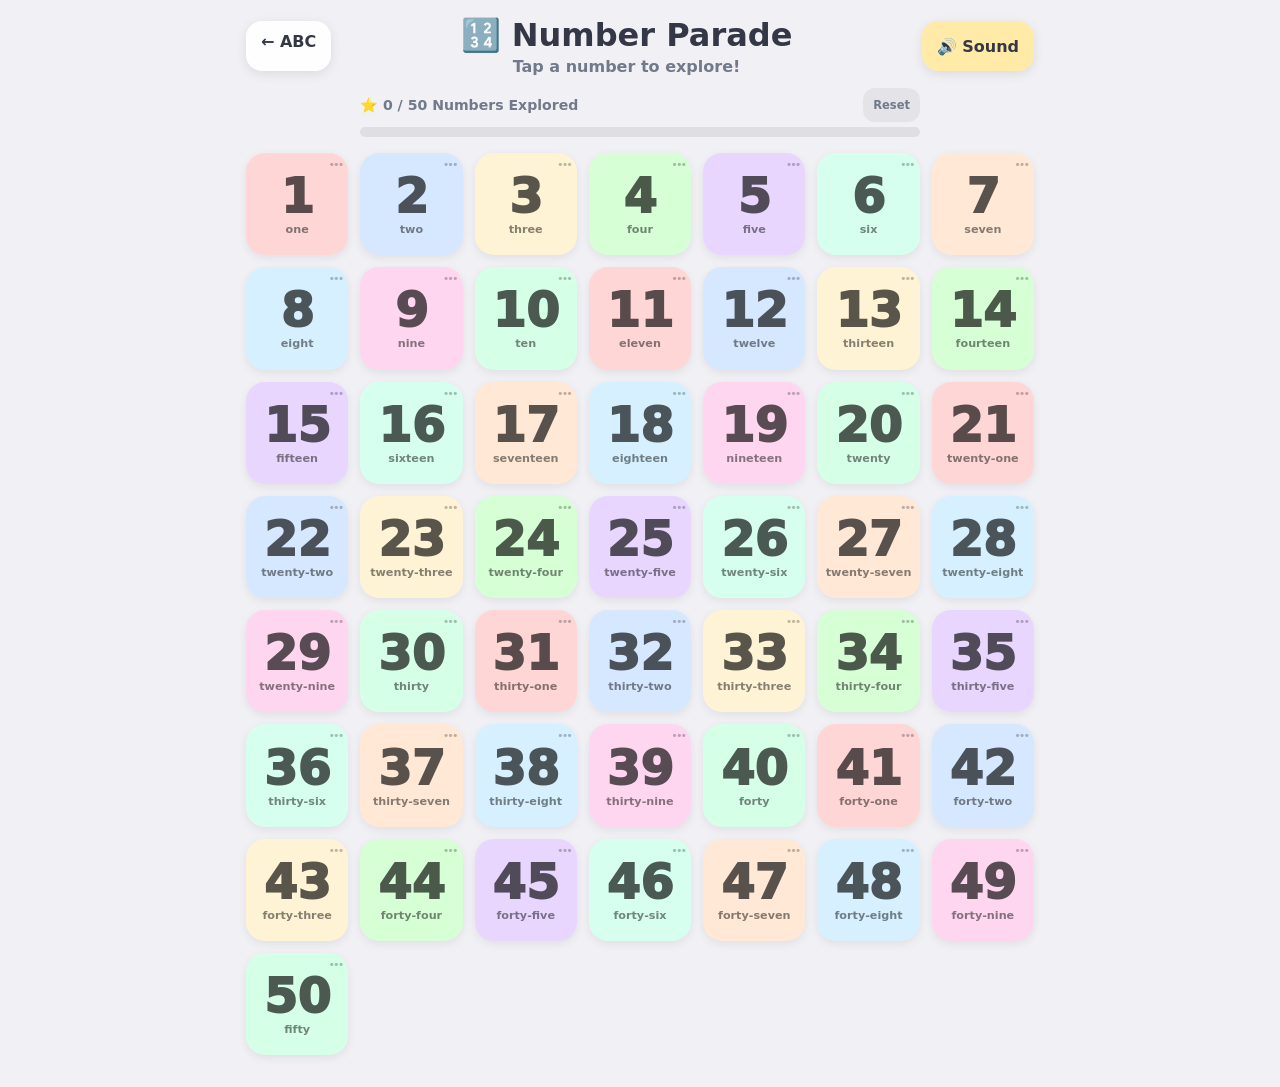
<file: numbers.html>
<!DOCTYPE html>
<html lang="en">
<head>
  <meta charset="UTF-8">
  <meta name="viewport" content="width=device-width, initial-scale=1.0">
  <title>Number Parade 1–50</title>
  <link rel="stylesheet" href="numbers.css">
</head>
<body>
  <div class="bubbles" id="bubbles" aria-hidden="true"></div>

  <main class="numbers-home" id="numbersHome">
    <header class="home-header">
      <a class="home-button" href="index.html">← ABC</a>
      <div class="title-group">
        <h1>🔢 Number Parade</h1>
        <p>Tap a number to explore!</p>
      </div>
      <button class="home-button sound-button" id="soundButton" type="button" aria-pressed="true">🔊 Sound</button>
    </header>

    <section class="progress-section" aria-live="polite">
      <div class="progress-label">
        <span id="progressText">⭐ 0 / 50 Numbers Explored</span>
        <button class="reset-button" id="resetProgress" type="button">Reset</button>
      </div>
      <div class="progress-track" aria-hidden="true">
        <div class="progress-fill" id="progressFill"></div>
      </div>
    </section>

    <section class="number-grid" id="numberGrid" aria-label="Numbers 1 through 50"></section>
  </main>

  <section class="number-detail hidden" id="numberDetail" aria-live="polite">
    <div class="detail-topbar">
      <button class="detail-button" id="detailBack" type="button">← Back</button>
      <div class="detail-navigation">
        <button class="detail-button nav-button" id="detailPrevious" type="button" aria-label="Previous number">◀</button>
        <button class="detail-button nav-button" id="detailNext" type="button" aria-label="Next number">▶</button>
      </div>
    </div>

    <div class="detail-content">
      <div class="detail-number" id="detailNumber">1</div>
      <div class="detail-word" id="detailWord">one</div>
      <div class="quantity-card">
        <div class="quantity-groups" id="quantityGroups"></div>
        <div class="quantity-caption" id="quantityCaption"></div>
      </div>
      <button class="hear-button" id="hearNumber" type="button">🔊 Hear Again</button>
      <p class="back-hint">Use the arrows to visit the next number.</p>
    </div>
  </section>

  <div class="completion-overlay hidden" id="completionOverlay">
    <div class="completion-card">
      <div class="trophy">🏆</div>
      <h2>Number Superstar!</h2>
      <p>You explored all 50 numbers!</p>
      <button id="closeCompletion" type="button">Keep Exploring</button>
    </div>
  </div>

  <div class="sr-only" id="liveRegion" aria-live="polite"></div>
  <script src="numbers.js"></script>
</body>
</html>
</file>
<file: numbers.css>
:root {
  --ink: #333746;
  --muted: #72798a;
  --blue: #45b7d1;
  --pink: #ff6b6b;
  --yellow: #ffeaa7;
  --mint: #82e0aa;
}

*, *::before, *::after { box-sizing: border-box; }

html, body {
  min-height: 100%;
  margin: 0;
  font-family: "Segoe UI", "SF Pro Display", system-ui, -apple-system, sans-serif;
  color: var(--ink);
  background: #f0f0f5;
}

body { overflow-x: hidden; }
button, a { font: inherit; -webkit-tap-highlight-color: transparent; }
button:focus-visible, a:focus-visible { outline: 4px solid #2d9cdb; outline-offset: 3px; }
.hidden { display: none !important; }
.sr-only { position: fixed; width: 1px; height: 1px; overflow: hidden; clip: rect(0, 0, 0, 0); }

.numbers-home {
  position: relative;
  z-index: 1;
  width: min(820px, 100%);
  min-height: 100vh;
  margin: 0 auto;
  padding: 16px 16px 32px;
}

.home-header {
  display: grid;
  grid-template-columns: auto 1fr auto;
  align-items: center;
  gap: 12px;
  margin-bottom: 12px;
}

.title-group { text-align: center; }
.title-group h1 { margin: 0; font-size: clamp(1.35rem, 4vw, 2rem); font-weight: 900; }
.title-group p { margin: 3px 0 0; color: var(--muted); font-size: clamp(.8rem, 2vw, 1rem); font-weight: 700; }

.home-button, .detail-button, .hear-button {
  min-height: 50px;
  padding: 11px 15px;
  border: 0;
  border-radius: 16px;
  background: rgba(255,255,255,.9);
  color: var(--ink);
  font-weight: 850;
  text-decoration: none;
  box-shadow: 0 3px 12px rgba(0,0,0,.09);
  cursor: pointer;
}
.sound-button[aria-pressed="true"] { background: var(--yellow); }

.progress-section { max-width: 560px; margin: 0 auto 16px; }
.progress-label { display: flex; align-items: center; justify-content: space-between; gap: 12px; color: var(--muted); font-size: .88rem; font-weight: 800; }
.reset-button { min-height: 34px; padding: 5px 10px; border: 0; border-radius: 12px; color: var(--muted); background: rgba(0,0,0,.05); font-size: .72rem; font-weight: 800; cursor: pointer; }
.progress-track { height: 10px; margin-top: 5px; overflow: hidden; border-radius: 20px; background: rgba(0,0,0,.07); }
.progress-fill { width: 0; height: 100%; border-radius: inherit; background: linear-gradient(90deg, var(--pink), var(--yellow), var(--mint), var(--blue), #bb8fce); transition: width .45s ease; }

.number-grid {
  display: grid;
  grid-template-columns: repeat(4, 1fr);
  gap: clamp(7px, 1.6vw, 12px);
  width: 100%;
}

.number-tile {
  position: relative;
  aspect-ratio: 1;
  min-height: 70px;
  display: flex;
  flex-direction: column;
  align-items: center;
  justify-content: center;
  gap: 3px;
  padding: 5px;
  overflow: hidden;
  border: 0;
  border-radius: clamp(12px, 2.5vw, 19px);
  background: var(--tile-color);
  box-shadow: 0 3px 10px rgba(0,0,0,.07);
  cursor: pointer;
  animation: tile-pop .38s cubic-bezier(.34,1.56,.64,1) backwards;
  transition: transform .18s ease, box-shadow .18s ease;
}
.number-tile:hover { transform: scale(1.04); box-shadow: 0 7px 20px rgba(0,0,0,.11); }
.number-tile:active { transform: scale(.95); }
.tile-number { color: rgba(0,0,0,.65); font-size: clamp(1.7rem, 6vw, 3rem); font-weight: 950; line-height: 1; }
.tile-word { max-width: 100%; overflow: hidden; color: rgba(0,0,0,.48); font-size: clamp(.5rem, 1.5vw, .7rem); font-weight: 800; text-overflow: ellipsis; white-space: nowrap; }
.number-tile.visited::after { content: "⭐"; position: absolute; top: 4px; left: 5px; font-size: clamp(.55rem, 1.5vw, .75rem); }
.tile-dots { position: absolute; top: 5px; right: 6px; color: rgba(0,0,0,.25); font-size: .7rem; letter-spacing: -2px; }

.bubbles { position: fixed; inset: 0; overflow: hidden; pointer-events: none; }
.bubble { position: absolute; bottom: -70px; border-radius: 50%; opacity: .11; animation: float-up linear infinite; }

.number-detail {
  position: fixed;
  inset: 0;
  z-index: 10;
  min-height: 100vh;
  padding: 16px;
  overflow-y: auto;
  background: var(--detail-color, #dff7ff);
  animation: detail-open .3s cubic-bezier(.34,1.56,.64,1);
}
.detail-topbar { position: relative; z-index: 2; display: flex; align-items: center; justify-content: space-between; width: min(760px, 100%); margin: 0 auto; }
.detail-navigation { display: flex; gap: 9px; }
.nav-button { width: 52px; padding: 10px; }
.nav-button:disabled { opacity: .28; cursor: default; }

.detail-content {
  width: min(700px, 100%);
  min-height: calc(100vh - 90px);
  margin: 0 auto;
  display: flex;
  flex-direction: column;
  align-items: center;
  justify-content: center;
  text-align: center;
}
.detail-number { color: rgba(0,0,0,.68); font-size: clamp(7rem, 29vw, 14rem); font-weight: 950; line-height: .82; text-shadow: 0 5px 0 rgba(255,255,255,.45); }
.detail-word { margin: 10px 0 14px; color: rgba(0,0,0,.58); font-size: clamp(1.6rem, 6vw, 3rem); font-weight: 900; text-transform: capitalize; }

.quantity-card { width: min(610px, 100%); padding: 14px; border-radius: 24px; background: rgba(255,255,255,.72); box-shadow: 0 5px 18px rgba(0,0,0,.08); }
.quantity-groups { display: flex; flex-wrap: wrap; align-items: center; justify-content: center; gap: 10px; }
.ten-frame { display: grid; grid-template-columns: repeat(5, 16px); gap: 4px; padding: 8px; border: 3px solid rgba(69,183,209,.48); border-radius: 13px; background: rgba(255,255,255,.55); }
.quantity-dot { width: 16px; height: 16px; border-radius: 50%; background: var(--blue); }
.quantity-dot.empty { background: rgba(69,183,209,.11); }
.quantity-caption { margin-top: 9px; color: var(--muted); font-weight: 850; }
.hear-button { margin-top: 15px; background: white; }
.back-hint { margin: 12px 0 0; color: rgba(0,0,0,.42); font-size: .82rem; font-weight: 700; }

.completion-overlay { position: fixed; inset: 0; z-index: 30; display: flex; align-items: center; justify-content: center; padding: 20px; background: rgba(20,30,45,.4); backdrop-filter: blur(5px); }
.completion-card { width: min(390px, 100%); padding: 28px; border-radius: 28px; background: white; text-align: center; box-shadow: 0 15px 50px rgba(0,0,0,.2); }
.completion-card .trophy { font-size: 4rem; }
.completion-card h2 { margin: 7px 0; }
.completion-card p { color: var(--muted); font-weight: 700; }
.completion-card button { min-height: 50px; padding: 12px 22px; border: 0; border-radius: 20px; background: linear-gradient(135deg, var(--pink), #ffaf72); color: white; font-weight: 900; cursor: pointer; }

@keyframes tile-pop { from { opacity: 0; transform: scale(.55); } to { opacity: 1; transform: scale(1); } }
@keyframes detail-open { from { opacity: 0; transform: scale(.88); } to { opacity: 1; transform: scale(1); } }
@keyframes float-up { from { transform: translateY(0) rotate(0); } to { transform: translateY(-120vh) rotate(360deg); } }

@media (min-width: 500px) { .number-grid { grid-template-columns: repeat(5, 1fr); } }
@media (min-width: 700px) { .number-grid { grid-template-columns: repeat(6, 1fr); } }
@media (min-width: 950px) { .number-grid { grid-template-columns: repeat(7, 1fr); } }
@media (max-width: 520px) {
  .numbers-home { padding: 10px 10px 24px; }
  .home-header { gap: 6px; }
  .home-button { min-height: 46px; padding: 9px 10px; font-size: .78rem; border-radius: 13px; }
  .title-group h1 { font-size: 1.2rem; }
  .title-group p { font-size: .72rem; }
  .number-detail { padding: 10px; }
  .detail-button { min-height: 46px; padding: 9px 12px; }
  .ten-frame { grid-template-columns: repeat(5, 13px); gap: 3px; padding: 6px; }
  .quantity-dot { width: 13px; height: 13px; }
}

@media (prefers-reduced-motion: reduce) {
  *, *::before, *::after { animation-duration: .01ms !important; animation-iteration-count: 1 !important; transition-duration: .01ms !important; }
}
</file>
